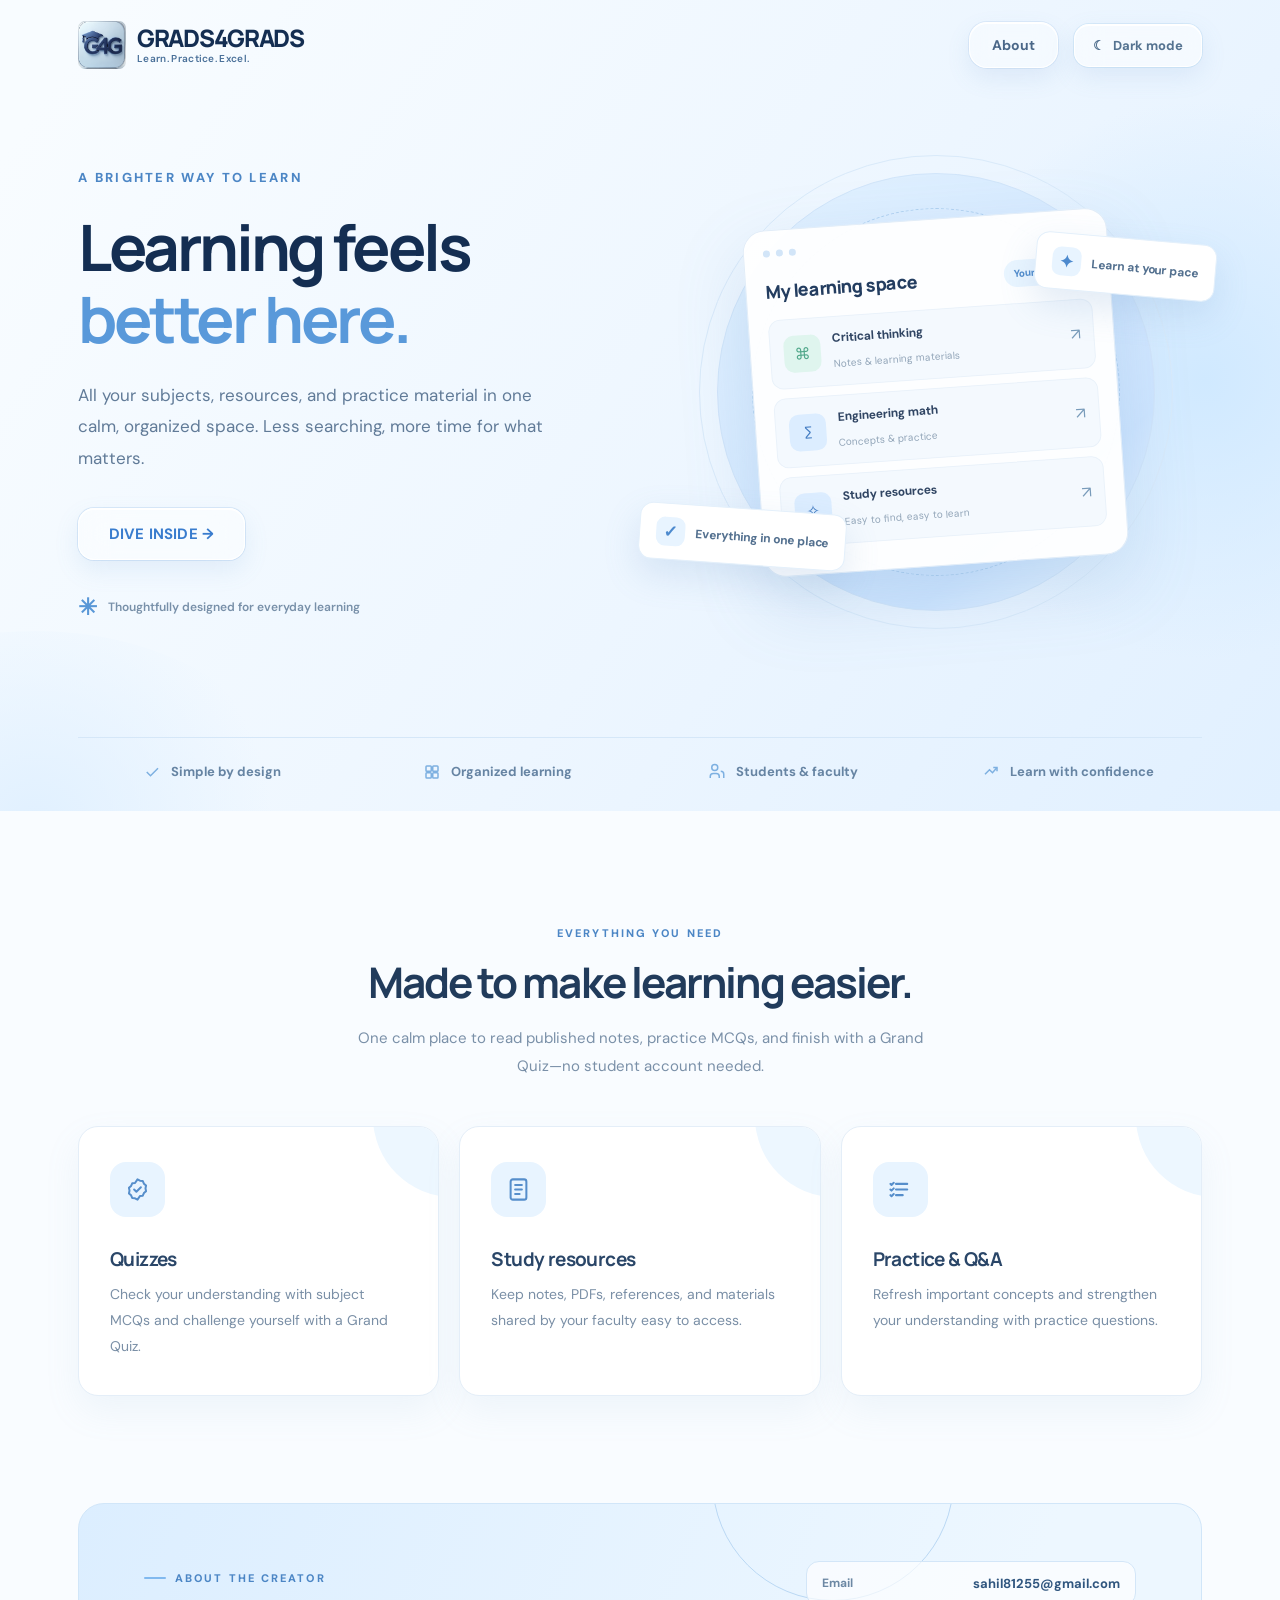
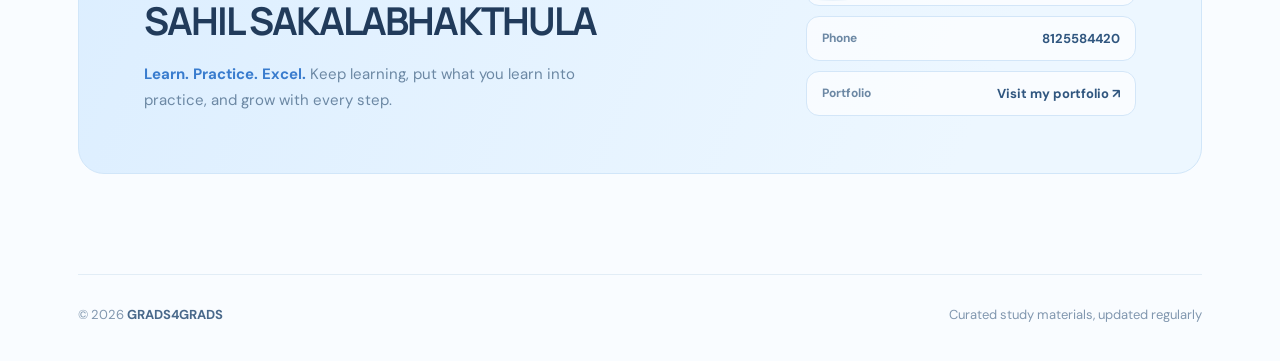
<file: site/index.html>
<!doctype html>
<html lang="en">
<head>
  <meta charset="UTF-8" />
  <meta name="viewport" content="width=device-width, initial-scale=1" />
  <meta name="theme-color" content="#f5faff" />
  <meta name="description" content="GRADS4GRADS brings your subjects, study materials and practice together in one calm, organized space." />
  <title>GRADS4GRADS — A brighter way to learn</title>
  <link rel="preconnect" href="https://fonts.googleapis.com" />
  <link rel="preconnect" href="https://fonts.gstatic.com" crossorigin />
  <link href="https://fonts.googleapis.com/css2?family=DM+Sans:wght@400;500;600;700&family=Manrope:wght@400;500;600;700;800&display=swap" rel="stylesheet" />
  <style>
    :root{color-scheme:light;--ink:#203959;--navy:#142e52;--muted:#69809c;--blue:#477fc6;--blue-dark:#3069b6;--sky:#e7f3ff;--sky-soft:#f4f9ff;--line:#dceaf7;--white:#fff;--shadow:0 20px 56px rgba(72,113,167,.10)}
    *{box-sizing:border-box}
    html{scroll-behavior:smooth}
    body{margin:0;background:#f9fcff;color:var(--ink);font-family:'DM Sans',sans-serif;-webkit-font-smoothing:antialiased}
    a{color:inherit}
    button{font:inherit}
    .container{max-width:1180px;padding:0 28px;margin:auto}
    .site-top{background:linear-gradient(125deg,#f8fcff 6%,#edf6ff 57%,#e1f0ff 100%);overflow:hidden;position:relative}
    .site-top:before{content:"";position:absolute;width:580px;height:580px;border-radius:50%;right:-215px;top:90px;background:radial-gradient(circle,#d0e9ff 0%,rgba(208,233,255,0) 68%);pointer-events:none}
    .site-top:after{content:"";position:absolute;bottom:-220px;left:-240px;width:550px;height:400px;border-radius:50%;background:radial-gradient(circle,#e0f0ff 0%,transparent 70%);pointer-events:none}
    header{height:90px;display:flex;align-items:center;justify-content:space-between;position:relative;z-index:5}
    .logo{text-decoration:none;display:inline-flex;align-items:center;gap:11px;font:800 24px 'Manrope',sans-serif;letter-spacing:-1.3px;color:var(--navy)}
    .logo-mark{width:48px;height:48px;display:block;object-fit:cover;border-radius:0;box-shadow:none}
    .logo-mark svg{width:22px;height:22px}
    .logo .dot{color:#5c9cdf}
    .logo-copy{display:flex;flex-direction:column;align-items:flex-start;gap:3px}
    .logo-name{font:inherit;line-height:1}
    .logo-tagline{font:600 10px/1.2 'DM Sans',sans-serif;letter-spacing:.32px;color:#486f98;white-space:nowrap;animation:taglineFadeIn .65s cubic-bezier(.22,.68,.33,1) .15s both}
    @keyframes taglineFadeIn{from{opacity:0;transform:translateY(4px)}to{opacity:1;transform:translateY(0)}}
    html[data-theme="dark"] .logo-tagline{color:#a6c9ee}
    nav{display:flex;align-items:center;gap:16px;flex-wrap:wrap}
    nav>a:not(.btn){text-decoration:none;color:#4a6788;font-size:14px;font-weight:700;transition:transform .2s,background .2s,box-shadow .2s,color .2s;border:1px solid rgba(255,255,255,.92);background:rgba(255,255,255,.42);box-shadow:0 10px 24px rgba(88,138,196,.12),inset 0 1px 0 rgba(255,255,255,.96),0 0 0 1px rgba(123,170,219,.16);backdrop-filter:blur(12px);-webkit-backdrop-filter:blur(12px);padding:13px 22px;border-radius:18px}
    nav>a:not(.btn):hover{color:#2b68b4;transform:translateY(-2px);background:rgba(255,255,255,.66);box-shadow:0 14px 30px rgba(88,138,196,.18),inset 0 1px 0 rgba(255,255,255,1),0 0 0 1px rgba(123,170,219,.24)}
    .btn{display:inline-flex;justify-content:center;align-items:center;gap:10px;padding:14px 23px;border-radius:12px;text-decoration:none;font-size:14px;font-weight:700;background:var(--blue);color:#fff;box-shadow:0 9px 19px #4c85c72c;border:1px solid #477fc6;transition:transform .2s,background .2s,box-shadow .2s}
    .btn:hover{transform:translateY(-2px);background:var(--blue-dark);box-shadow:0 12px 26px #4c85c74a}
    .btn.glass-signin{min-width:158px;padding:15px 30px;border-radius:16px;background:rgba(255,255,255,.46);color:#397cce;border:1px solid rgba(255,255,255,.96);box-shadow:0 10px 25px rgba(98,153,211,.13),inset 0 1px 0 rgba(255,255,255,.95),0 0 0 1px rgba(118,170,223,.22);backdrop-filter:blur(14px);-webkit-backdrop-filter:blur(14px);font-size:15px;letter-spacing:.01em}
    .btn.glass-signin:hover{background:rgba(255,255,255,.75);color:#266fc0;box-shadow:0 14px 32px rgba(83,146,209,.19),inset 0 1px 0 white,0 0 0 1px rgba(118,170,223,.30)}
    .btn.secondary{color:#335d8c;background:#fff9;box-shadow:none;border:1px solid #c9ddf1}
    .btn.secondary:hover{background:white}
    .signin-dialog{border:1px solid #d5e8fa;border-radius:22px;padding:34px;width:min(420px,calc(100% - 32px));color:var(--ink);background:rgba(248,252,255,.96);box-shadow:0 30px 80px rgba(27,71,127,.18);backdrop-filter:blur(18px)}
    .signin-dialog::backdrop{background:rgba(26,55,94,.27);backdrop-filter:blur(5px)}
    .signin-dialog h2{font-size:25px;letter-spacing:-.8px;margin:0 0 8px}
    .signin-dialog p{font-size:14px;color:#6d86a1;line-height:1.7;margin:0}
    .dialog-top{display:flex;justify-content:space-between;align-items:start;gap:16px}
    .dialog-close{background:#e9f4ff;border:1px solid #d3e6f8;border-radius:10px;width:32px;height:32px;cursor:pointer;color:var(--navy)}
    .signin-dialog .info{background:#e9f4ff;border:1px solid #d8eafc;border-radius:13px;margin-top:23px;padding:15px;color:#557898;font-size:13px;line-height:1.65}
    .menu{display:none;border:1px solid #bdd5ed;color:var(--navy);background:#ffffffd9;border-radius:11px;padding:9px 13px;cursor:pointer;font-size:20px}
    .hero{position:relative;z-index:1;display:grid;grid-template-columns:1fr 1fr;align-items:center;gap:58px;padding-top:76px;padding-bottom:118px;min-height:610px}
    .eyebrow{font-size:11px;letter-spacing:2.1px;text-transform:uppercase;color:#4c86c5;font-weight:800;display:inline-flex;align-items:center;gap:9px}
    .eyebrow:before{content:"";width:22px;height:2px;background:#81b9ef;border-radius:5px}.hero .eyebrow:before{display:none}.hero-eyebrow{font-size:13px;letter-spacing:2.3px}
    h1,h2,h3,p{margin-top:0}
    h1,h2,h3{font-family:'Manrope',sans-serif}
    h1{font-size:clamp(43px,5vw,69px);letter-spacing:-3.4px;line-height:1.13;color:var(--navy);margin:24px 0}
    h1 em{font-style:normal;color:#5999da}
    .lead{font-size:17px;line-height:1.85;color:#617b98;max-width:490px}
    .hero-actions{display:flex;gap:12px;flex-wrap:wrap;margin-top:34px}
    .hero-note{margin-top:36px;display:flex;align-items:center;gap:11px;color:#7890a9;font-size:12px;font-weight:600}
    .hero-note .stars{color:#5897d7;font-size:23px;line-height:1;letter-spacing:0;display:inline-block}
    .art{min-height:430px;position:relative;display:grid;place-items:center;isolation:isolate}
    .art-circle{position:absolute;z-index:-1;width:438px;height:438px;border-radius:50%;background:linear-gradient(140deg,#e3f2ff,#cee5ff 75%,#eaf6ff);border:1px solid #d1e5fa}
    .art-circle:before{content:"";position:absolute;inset:34px;border-radius:50%;border:1px dashed #afd0f0}
    .art-circle:after{content:"";position:absolute;inset:-19px;border-radius:50%;border:1px solid #d9eafa}
    .mockup{width:365px;max-width:calc(100% - 32px);background:rgba(255,255,255,.95);border:1px solid #e2edf8;border-radius:22px;box-shadow:0 28px 70px #6596c735;transform:rotate(-4deg);padding:19px;position:relative;z-index:2}
    .window-controls{display:flex;gap:6px;margin-bottom:20px}
    .window-controls span{width:7px;height:7px;background:#d2e5f8;border-radius:50%}
    .mock-title{display:flex;align-items:center;justify-content:space-between;margin-bottom:16px}
    .mock-title strong{font:800 18px 'Manrope',sans-serif;color:#233d60;letter-spacing:-.4px}
    .pill{font-size:10px;font-weight:800;color:#508bcb;background:#e9f5ff;padding:7px 10px;border-radius:30px}
    .course{display:flex;align-items:center;gap:12px;padding:13px;margin:9px 0;background:#f4f9fe;border:1px solid #eaf2fa;border-radius:12px}
    .course-icon{width:37px;height:37px;flex-shrink:0;border-radius:10px;display:grid;place-items:center;background:#dcedff;color:#407ac1}
    .course:nth-of-type(2) .course-icon{background:#e9e4ff;color:#8074ce}
    .course:nth-of-type(3) .course-icon{background:#dff5ee;color:#50a78a}
    .course b{font-size:12px;display:block;color:#304563;margin-bottom:5px}
    .course small{font-size:10px;color:#92a5b8}
    .course .arrow{margin-left:auto;color:#789bba}
    .floating{z-index:3;position:absolute;padding:13px 16px;border-radius:13px;background:#fff;box-shadow:0 15px 35px #6c9ac82f;border:1px solid #e4f0fb;font-size:12px;font-weight:700;color:#53708f;display:flex;gap:10px;align-items:center}
    .floating span{width:29px;height:29px;display:grid;place-items:center;background:#e8f4ff;color:#4d8ace;border-radius:9px;font-size:17px}
    .float-top{right:-14px;top:61px;transform:rotate(5deg)}
    .float-bottom{left:-30px;bottom:42px;transform:rotate(4deg)}
    .highlights{position:relative;z-index:2;display:grid;grid-template-columns:repeat(4,1fr);border-top:1px solid #d5e7f8;padding:25px 0 30px;gap:18px}
    .highlight{font-weight:700;color:#6684a3;font-size:13px;display:flex;gap:10px;align-items:center;justify-content:center}
    .highlight svg{width:18px;height:18px;stroke:#7db0e1;flex-shrink:0}
    .features{padding-top:110px;padding-bottom:107px;text-align:center}
    h2{font-size:clamp(31px,3.3vw,44px);line-height:1.22;letter-spacing:-1.9px;color:#213b5b;margin:15px 0 17px}
    .section-text{max-width:570px;color:#7a90a8;font-size:15px;line-height:1.85;margin:0 auto}
    .features .eyebrow:before{display:none}
    .feature-grid{display:grid;grid-template-columns:repeat(3,1fr);gap:20px;margin-top:45px;text-align:left}
    .feature-card{position:relative;overflow:hidden;border-radius:20px;padding:35px 31px;min-height:265px;background:#fff;border:1px solid #e4eef8;box-shadow:0 15px 35px #8db2d11a;transition:transform .2s,box-shadow .2s}
    .feature-card:hover{transform:translateY(-5px);box-shadow:var(--shadow)}
    .feature-card:after{content:"";position:absolute;width:160px;height:160px;right:-95px;top:-90px;border-radius:50%;background:#edf7ff}
    .feature-icon{display:grid;place-items:center;height:55px;width:55px;background:#e8f4ff;color:#568ecb;border-radius:16px}
    .feature-icon svg{width:27px;height:27px}
    .feature-card h3{font-size:19px;color:#2a4668;letter-spacing:-.6px;margin:29px 0 10px}
    .feature-card p{font-size:14px;color:#7a8fa6;line-height:1.85;margin:0}
    .callout-wrap{padding-bottom:100px}
    .callout{background:linear-gradient(112deg,#dceeff,#edf7ff 80%);border:1px solid #d1e6f9;border-radius:26px;padding:57px 65px;display:flex;justify-content:space-between;align-items:center;gap:40px;position:relative;overflow:hidden}
    .callout:after{content:"";width:240px;height:240px;border:1px solid #bad8f4;border-radius:50%;position:absolute;right:22%;top:-145px;pointer-events:none}
    .callout h2{font-size:clamp(29px,3vw,39px);margin:13px 0 10px}
    .callout p{font-size:15px;color:#6c88a4;margin:0;line-height:1.7}
    .callout .btn{flex-shrink:0;position:relative;z-index:1}
    .about-intro{max-width:490px;position:relative;z-index:1}
    .about-motto{margin-top:17px!important}
    .about-motto strong{color:#397cce}
    .about-contact{display:grid;gap:10px;min-width:min(100%,330px);position:relative;z-index:1}
    .about-contact a{display:flex;align-items:center;justify-content:space-between;gap:16px;padding:13px 15px;text-decoration:none;background:rgba(255,255,255,.68);border:1px solid #d3e6f8;border-radius:13px;transition:transform .2s,background .2s,border-color .2s}
    .about-contact a:hover{transform:translateY(-2px);background:#fff;border-color:#a9cbed}
    .about-contact span{font-size:12px;font-weight:700;color:#6c88a4}
    .about-contact strong{font-size:13px;color:#30567f;text-align:right;overflow-wrap:anywhere}
    footer{border-top:1px solid #e2edf6;padding:31px 0 38px;display:flex;align-items:center;justify-content:space-between;gap:20px;flex-wrap:wrap;color:#8197af;font-size:13px}
    footer strong{color:#49698b}
    :focus-visible{outline:3px solid #77abe0;outline-offset:3px}
    @media(max-width:1020px){.hero{gap:25px}.art-circle{width:350px;height:350px}.mockup{width:315px}.float-top{right:-5px}.float-bottom{left:-6px}}
    @media(max-width:760px){.container{padding-left:22px;padding-right:22px}header{height:76px}.menu{display:block}nav{display:none;position:absolute;left:0;right:0;top:68px;background:#ffffffed;border:1px solid #d9e9f7;box-shadow:var(--shadow);border-radius:17px;padding:20px;flex-direction:column;gap:16px;align-items:stretch}nav.open{display:flex}nav a:not(.btn){text-align:center}.hero{grid-template-columns:1fr;padding-top:55px;padding-bottom:65px;min-height:0;gap:45px}h1{letter-spacing:-2.5px}.art{min-height:385px}.art-circle{width:340px;height:340px}.float-top{right:0}.float-bottom{left:0}.highlights{grid-template-columns:repeat(2,1fr);gap:20px 12px}.highlight{justify-content:start;font-size:12px}.features{padding-top:75px;padding-bottom:75px}.feature-grid{grid-template-columns:1fr;gap:14px;margin-top:30px}.feature-card{min-height:0;padding:27px}.feature-card h3{margin-top:23px}.callout-wrap{padding-bottom:70px}.callout{padding:35px 28px;display:block}.about-contact{margin-top:25px}.callout .btn{margin-top:27px}}
    @media(max-width:410px){.art{min-height:330px}.art-circle{width:270px;height:270px}.mockup{width:265px;padding:15px}.floating{font-size:10px;padding:8px 10px}.float-top{top:26px}.float-bottom{bottom:15px}.hero-actions .btn{padding:13px 16px;font-size:13px}.logo{font-size:22px}.logo-mark{width:40px;height:40px}}
    @media(prefers-reduced-motion:reduce){html{scroll-behavior:auto}*,*:before,*:after{transition:none!important;animation:none!important}}
  </style>
  <link rel="stylesheet" href="assets/theme.css" />
  <script>try{document.documentElement.dataset.theme=localStorage.getItem("lectura-theme")==="dark"?"dark":"light"}catch{document.documentElement.dataset.theme="light"}</script>
</head>
<body>
  <div class="site-top">
    <div class="container">
      <header>
        <a class="logo" href="#home" aria-label="GRADS4GRADS home"><img class="logo-mark" src="assets/lectura-logo-rounded.png" alt="" /><span class="logo-copy"><span class="logo-name">GRADS4GRADS</span><span class="logo-tagline">Learn. Practice. Excel.</span></span></a>
        <button class="menu" id="menu" aria-label="Toggle navigation" aria-expanded="false" aria-controls="nav">☰</button>
        <nav id="nav" aria-label="Main navigation">
          <a href="#about">About</a><button type="button" class="theme-toggle" data-theme-toggle aria-pressed="false" aria-label="Switch to dark mode"><span aria-hidden="true">☾</span><span>Dark mode</span></button>
        </nav>
      </header>
      <main>
        <section class="hero" id="home">
          <div>
            <div class="eyebrow hero-eyebrow">A brighter way to learn</div>
            <h1>Learning feels<br /><em>better here.</em></h1>
            <p class="lead">All your subjects, resources, and practice material in one calm, organized space. Less searching, more time for what matters.</p>
            <div class="hero-actions"><a class="btn glass-signin" href="subjects.html">DIVE INSIDE →</a></div>
            <div class="hero-note"><span class="stars" aria-hidden="true">✳</span> Thoughtfully designed for everyday learning</div>
          </div>
          <div class="art" aria-label="Illustration of a simple academic subject dashboard" role="img">
            <div class="art-circle"></div>
            <div class="mockup">
              <div class="window-controls"><span></span><span></span><span></span></div>
              <div class="mock-title"><strong>My learning space</strong><span class="pill">Your subjects</span></div>
              <div class="course"><div class="course-icon">⌘</div><div><b>Critical thinking</b><small>Notes &amp; learning materials</small></div><span class="arrow">↗</span></div>
              <div class="course"><div class="course-icon">∑</div><div><b>Engineering math</b><small>Concepts &amp; practice</small></div><span class="arrow">↗</span></div>
              <div class="course"><div class="course-icon">✧</div><div><b>Study resources</b><small>Easy to find, easy to learn</small></div><span class="arrow">↗</span></div>
            </div>
            <div class="floating float-top"><span>✦</span> Learn at your pace</div>
            <div class="floating float-bottom"><span>✓</span> Everything in one place</div>
          </div>
        </section>
        <div class="highlights" aria-label="Platform values">
          <div class="highlight"><svg viewBox="0 0 24 24" fill="none" stroke-width="2" stroke="currentColor"><path d="m5 12 5 5L20 7"/></svg> Simple by design</div>
          <div class="highlight"><svg viewBox="0 0 24 24" fill="none" stroke-width="2" stroke="currentColor"><rect x="4" y="4" width="7" height="7" rx="1"/><rect x="13" y="4" width="7" height="7" rx="1"/><rect x="4" y="13" width="7" height="7" rx="1"/><rect x="13" y="13" width="7" height="7" rx="1"/></svg> Organized learning</div>
          <div class="highlight"><svg viewBox="0 0 24 24" fill="none" stroke-width="2" stroke="currentColor"><path d="M3 20v-2a4 4 0 0 1 4-4h4a4 4 0 0 1 4 4v2M9 10a4 4 0 1 0 0-8 4 4 0 0 0 0 8ZM17 11a4 4 0 0 1 4 4v5"/></svg> Students &amp; faculty</div>
          <div class="highlight"><svg viewBox="0 0 24 24" fill="none" stroke-width="2" stroke="currentColor"><path d="m4 15 6-6 4 4 6-7"/><path d="M15 6h5v5"/></svg> Learn with confidence</div>
        </div>
      </main>
    </div>
  </div>
  <div class="container">
    <section class="features" id="explore">
      <div class="eyebrow">Everything you need</div><h2>Made to make learning easier.</h2>
      <p class="section-text">One calm place to read published notes, practice MCQs, and finish with a Grand Quiz—no student account needed.</p>
      <div class="feature-grid">
        <article class="feature-card"><div class="feature-icon"><svg viewBox="0 0 24 24" fill="none" stroke="currentColor" stroke-width="1.8" stroke-linecap="round" stroke-linejoin="round"><path d="M9 12l2 2 4-4"/><path d="M12 3l2.2 1.2 2.5.3 1 2.3 1.9 1.7-.5 2.5.5 2.5-1.9 1.7-1 2.3-2.5.3L12 21l-2.2-1.2-2.5-.3-1-2.3-1.9-1.7.5-2.5-.5-2.5 1.9-1.7 1-2.3 2.5-.3z"/></svg></div><h3>Quizzes</h3><p>Check your understanding with subject MCQs and challenge yourself with a Grand Quiz.</p></article>
        <article class="feature-card"><div class="feature-icon"><svg viewBox="0 0 24 24" fill="none" stroke="currentColor" stroke-width="1.8" stroke-linecap="round" stroke-linejoin="round"><rect x="5" y="3" width="14" height="18" rx="2"/><path d="M9 8h6M9 12h6M9 16h4"/></svg></div><h3>Study resources</h3><p>Keep notes, PDFs, references, and materials shared by your faculty easy to access.</p></article>
        <article class="feature-card"><div class="feature-icon"><svg viewBox="0 0 24 24" fill="none" stroke="currentColor" stroke-width="1.8" stroke-linecap="round" stroke-linejoin="round"><path d="M8 7h10M8 12h10M8 17h6"/><path d="m3 7 1 1 2-2m-3 6 1 1 2-2m-3 6 1 1 2-2"/></svg></div><h3>Practice &amp; Q&amp;A</h3><p>Refresh important concepts and strengthen your understanding with practice questions.</p></article>
      </div>
    </section>
    <section class="callout-wrap" id="about">
      <div class="callout about-callout">
        <div class="about-intro"><div class="eyebrow">About the creator</div><h2>SAHIL SAKALABHAKTHULA</h2><p class="about-motto"><strong>Learn. Practice. Excel.</strong> Keep learning, put what you learn into practice, and grow with every step.</p></div>
        <div class="about-contact" aria-label="Contact and portfolio">
          <a href="mailto:sahil81255@gmail.com"><span>Email</span><strong>sahil81255@gmail.com</strong></a>
          <a href="tel:8125584420"><span>Phone</span><strong>8125584420</strong></a>
          <a href="https://sahil-portfolio-prompt-smiths.vercel.app" target="_blank" rel="noopener noreferrer"><span>Portfolio</span><strong>Visit my portfolio ↗</strong></a>
        </div>
      </div>
    </section>
    <footer><span>© 2026 <strong>GRADS4GRADS</strong> </span><span>Curated study materials, updated regularly</span></footer>
  </div>
  <script>
    const button=document.getElementById('menu');
    const nav=document.getElementById('nav');
    button.addEventListener('click',()=>{const expanded=nav.classList.toggle('open');button.setAttribute('aria-expanded',String(expanded));button.textContent=expanded?'✕':'☰';});
    nav.querySelectorAll('a').forEach(link=>link.addEventListener('click',()=>{nav.classList.remove('open');button.setAttribute('aria-expanded','false');button.textContent='☰';}));
  </script>
<script src="assets/theme.js"></script>
</body>
</html>
</file>
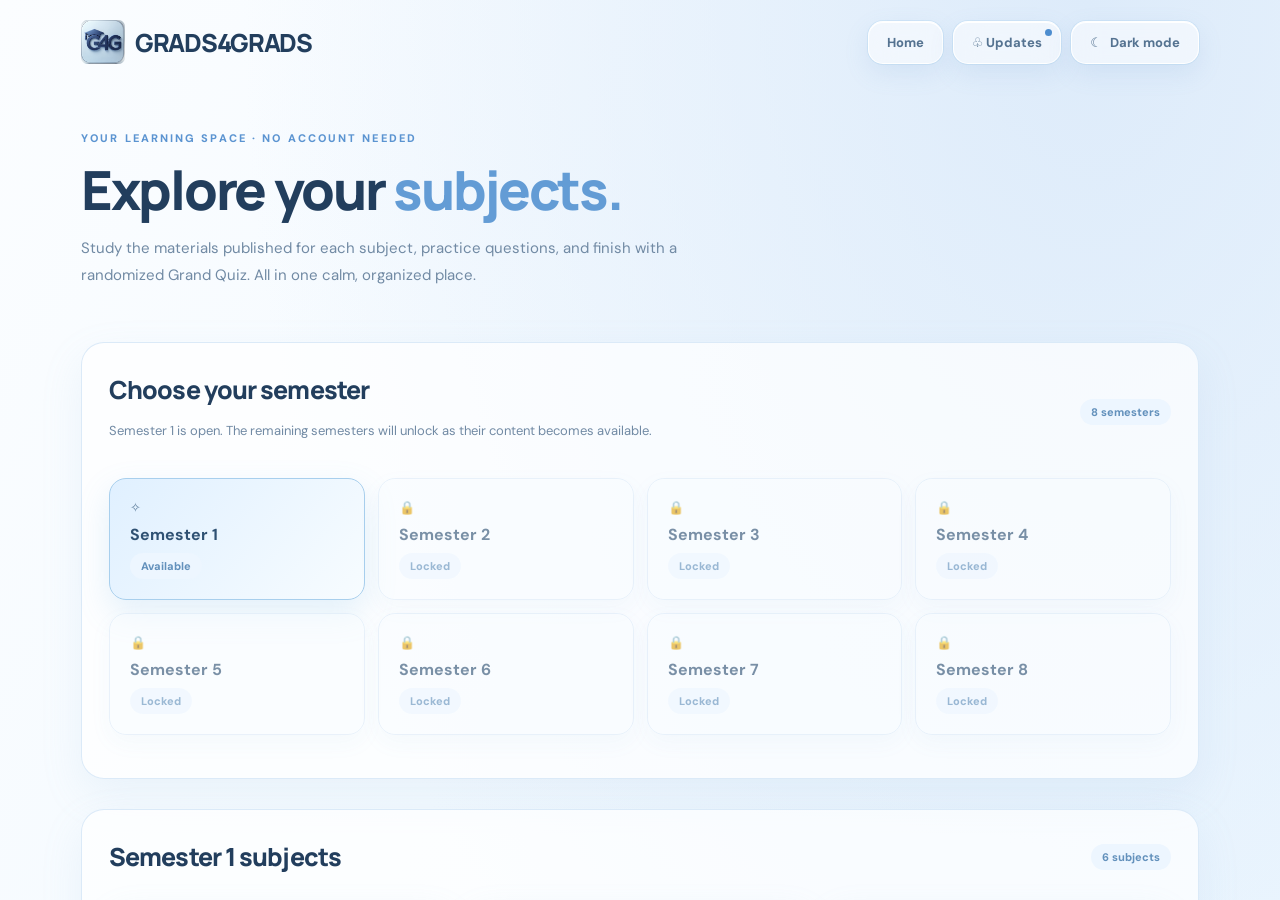
<file: LECTURA_PREVIEW.html>
<!doctype html><html lang="en"><head><meta charset="utf-8"><meta name="viewport" content="width=device-width,initial-scale=1"><meta http-equiv="refresh" content="0;url=site/subjects.html"><title>Grads4Grads — Open Semester 1</title><style>body{font-family:system-ui;background:#edf7ff;color:#243e60;display:grid;place-items:center;min-height:90vh}a{color:#327ac1;font-weight:700}</style></head><body><p>Opening Grads4Grads... <a href="site/subjects.html">Click here to open the Subjects page</a></p></body></html>
</file>
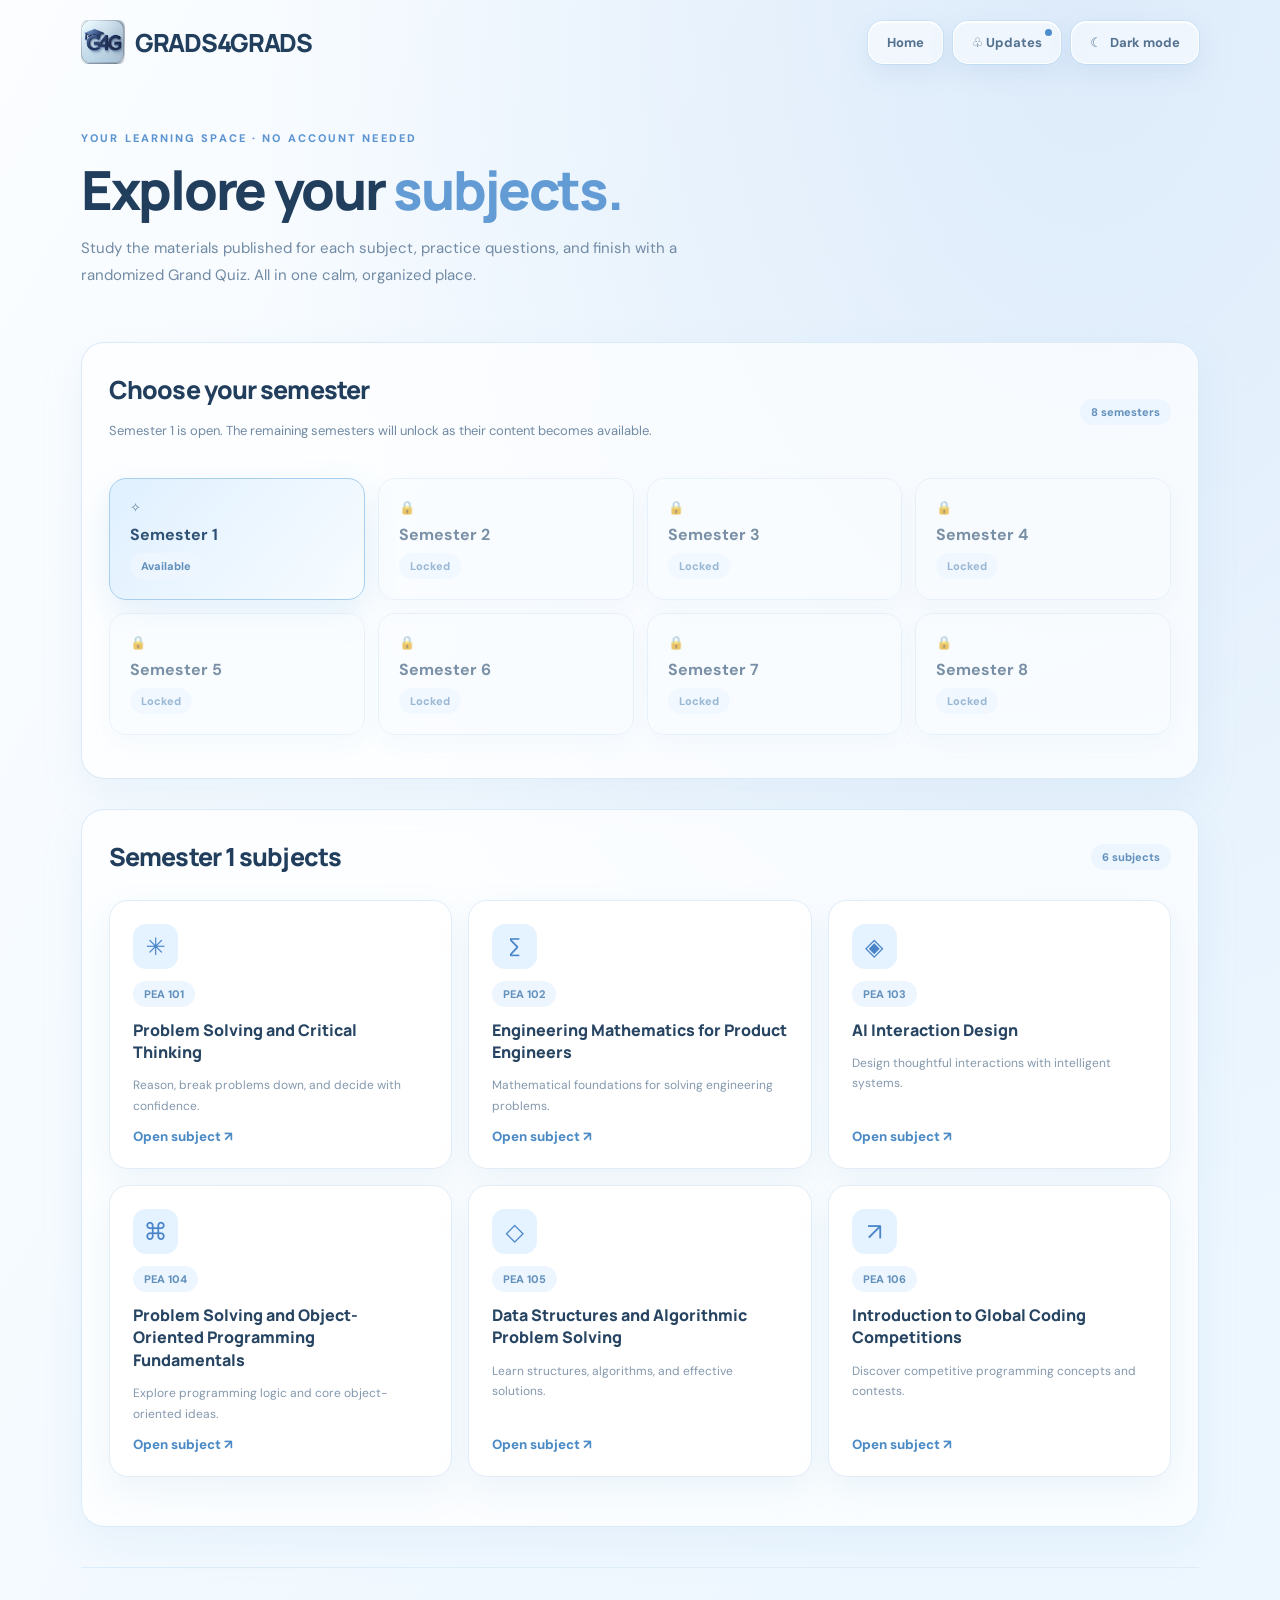
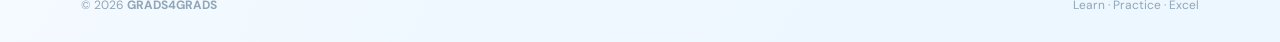
<file: site/subjects.html>
<!doctype html>
<html lang="en"><head><meta charset="utf-8"><meta name="viewport" content="width=device-width, initial-scale=1"><meta name="theme-color" content="#f5faff"><title>Subjects — GRADS4GRADS</title><meta name="description" content="GRADS4GRADS: Semester 1 subjects, published study materials, MCQs and Grand Quiz. No sign in required."><link rel="preconnect" href="https://fonts.googleapis.com"><link rel="preconnect" href="https://fonts.gstatic.com" crossorigin><link href="https://fonts.googleapis.com/css2?family=DM+Sans:wght@400;500;600;700;800&family=Manrope:wght@400;500;600;700;800&display=swap" rel="stylesheet"><style id="lectura-styles">
:root{--navy:#223e5d;--muted:#718aa4;--blue:#4382c8;--blue2:#659bd4;--line:#d7e7f7;--surface:#fff;--mist:#e8f4ff}*{box-sizing:border-box}html{scroll-behavior:smooth}body{margin:0;color:var(--navy);font-family:'DM Sans',Inter,system-ui,sans-serif;background:radial-gradient(ellipse at 85% 0,#ddebfa 0%,transparent 55%),linear-gradient(120deg,#fbfdff,#edf7ff 80%);min-height:100vh}button,input,a{font:inherit}button{cursor:pointer}a{color:inherit}.wrap{max-width:1170px;padding:0 26px;margin:auto}.top{min-height:84px;display:flex;align-items:center;justify-content:space-between;gap:16px;flex-wrap:wrap}.brand{text-decoration:none;font-family:Manrope,system-ui,sans-serif;font-weight:850;letter-spacing:-1.3px;font-size:25px;display:flex;align-items:center;gap:10px}.brand-icon{display:block;object-fit:cover;border-radius:0;height:44px;width:44px;flex:none}.brand span:last-child{color:#619ce0}.nav{display:flex;gap:10px;align-items:center;flex-wrap:wrap}.glass{color:#557391;text-decoration:none;background:rgba(255,255,255,.52);border:1px solid rgba(255,255,255,.92);box-shadow:0 9px 24px #749dce25,inset 0 1px 0 #fff,0 0 0 1px #b3d7ef65;backdrop-filter:blur(13px);border-radius:15px;padding:12px 18px;font-size:13px;font-weight:750;transition:transform .2s,background .2s}.glass:hover,.glass.active{background:rgba(255,255,255,.91);color:#307cc0;transform:translateY(-2px)}.notification-trigger{position:relative}.bubble{display:none;position:absolute;right:8px;top:7px;background:#4d8dcf;width:7px;height:7px;border-radius:50%}.bubble.show{display:block}.intro{padding:47px 0 20px}.eyebrow{color:#5b94d1;font-size:11px;letter-spacing:2.1px;text-transform:uppercase;font-weight:800}.intro h1{font:850 clamp(34px,5vw,54px)/1.15 Manrope,system-ui,sans-serif;letter-spacing:-2.3px;margin:13px 0}.intro h1 em{color:#639cd5;font-style:normal}.intro p{color:var(--muted);font-size:15px;line-height:1.8;max-width:670px}.section-title{font:800 25px/1.3 Manrope,system-ui,sans-serif;letter-spacing:-.9px;margin:4px 0}.muted{color:var(--muted);font-size:13px;line-height:1.65}.panel{background:rgba(255,255,255,.7);border:1px solid rgba(216,232,248,.9);box-shadow:0 16px 42px #8fb8da21;border-radius:23px;padding:27px;margin:18px 0 30px}.row{display:flex;align-items:center;justify-content:space-between;gap:15px;flex-wrap:wrap}.semesters{display:grid;grid-template-columns:repeat(4,minmax(0,1fr));gap:13px;margin:24px 0 16px}.semester{display:flex;flex-direction:column;gap:8px;align-items:flex-start;text-align:left;padding:20px;border:1px solid #deebf8;border-radius:17px;background:#fff;color:#5d7d9b;min-height:112px;font-size:13px;box-shadow:0 8px 22px #7eadd31a}.semester strong{font-size:16px;color:#2f5173}.semester.active{background:linear-gradient(130deg,#e0f0ff,#f7fcff);border-color:#a8cfed;box-shadow:0 13px 32px #6bafe02c}.semester[disabled]{cursor:not-allowed;opacity:.63;background:rgba(249,252,255,.74)}.pill{display:inline-flex;align-items:center;gap:5px;background:#edf6ff;color:#6391bc;padding:6px 11px;font-size:11px;font-weight:800;border-radius:20px}.cards{display:grid;grid-template-columns:repeat(3,minmax(0,1fr));gap:16px;margin:22px 0}.course{display:flex;flex-direction:column;text-align:left;gap:12px;border:1px solid #e3edf8;background:#fff;border-radius:19px;padding:23px;min-height:223px;box-shadow:0 13px 32px #8fb8da22;transition:transform .2s,box-shadow .2s}.course:hover{transform:translateY(-4px);box-shadow:0 17px 37px #8fb8da42}.course .icon{display:grid;place-items:center;width:45px;height:45px;background:#e5f2ff;border-radius:13px;color:#4a85c9;font-size:24px}.course b{font:800 16px/1.4 Manrope,system-ui,sans-serif;color:#274562}.course p{margin:0;color:#8498ad;font-size:12px;line-height:1.7}.course small{color:#4b8ac4;font-weight:800;margin-top:auto}.button{background:#5c8bc7;border:1px solid #5685c5;color:#fff;border-radius:14px;padding:12px 19px;font-weight:800;font-size:13px;box-shadow:0 8px 20px #6c9ad533}.button:hover{background:#477abc}.button:disabled{opacity:.43;cursor:not-allowed}.button.alt{color:#397fbe;background:#ebf6ff;border-color:#c8e1f6;box-shadow:none}.button.alt:hover{background:#dcf0ff}.link-button{border:0;background:none;color:#3c86c8;padding:5px;font-weight:800;font-size:13px}.steps{display:grid;grid-template-columns:repeat(4,minmax(0,1fr));gap:10px;margin:25px 0 0}.step{padding:14px 8px;border-radius:13px;border:1px solid #d9e9f7;background:#f5faff;color:#7193b2;text-align:center;font-size:12px;font-weight:800}.step.current{background:#e0efff;color:#307ec1;border-color:#acd0f1}.resource{border:1px solid #e2eefa;background:#fff;border-radius:16px;padding:18px;margin:11px 0;display:flex;gap:16px;justify-content:space-between;align-items:center;flex-wrap:wrap}.resource strong{font-size:14px;display:block}.resource small{display:block;color:#87a0b8;margin-top:6px}.tag{font-size:11px;color:#528abf;background:#e9f4ff;padding:5px 9px;border-radius:10px}.resource-actions{display:flex;gap:8px;flex-wrap:wrap}.resource-actions a{font-size:12px;color:#347cbe;text-decoration:none;border:1px solid #d1e5f8;background:#f1f9ff;border-radius:10px;padding:9px 12px;font-weight:800}.resource-actions a:hover{background:#e1f1ff}.quiz-card{padding:23px;border:1px solid #dceafa;border-radius:18px;background:#fff;margin:14px 0}.quiz-option{width:100%;text-align:left;border:1px solid #e1ecf6;border-radius:12px;padding:13px 14px;background:#f9fcff;color:#547390;margin:9px 0;font-size:13px;display:flex;gap:10px}.quiz-option:not(:disabled):hover{background:#eef8ff}.quiz-option.chosen{background:#e5f1ff;border-color:#79b0e5;color:#2e78bb;font-weight:750}.quiz-option.correct{background:#e9f8ef;border-color:#91d0ac;color:#227348}.quiz-option.incorrect{background:#fff0ef;border-color:#eab6b1;color:#a7443b}.quiz-option:disabled{cursor:default}.feedback{border-radius:13px;background:#eaf5ff;border:1px solid #cbe2f8;padding:15px;color:#3e709c;margin-top:16px;font-size:13px;line-height:1.75}.feedback.good{background:#eaf8f0;border-color:#b3e0c6;color:#28754a}.feedback.bad{background:#fff3f1;border-color:#f3d0cc;color:#975347}.control-row{display:flex;gap:11px;flex-wrap:wrap;margin-top:20px}.score{font:800 54px Manrope,system-ui,sans-serif;color:#3c87c8;letter-spacing:-2px}.review-item{border-left:4px solid #a7ccec;background:#f5faff;border-radius:10px;padding:17px;margin:12px 0}.review-item.bad{border-color:#e5b2ad}.review-item strong{font-size:13px}.review-item p{font-size:12px;line-height:1.6;margin:7px 0;color:#5e7e9c}.empty{border:1px dashed #bed6eb;background:#f7fbff;color:#6d8eac;padding:23px;border-radius:15px;font-size:13px;line-height:1.7}.updates-menu{display:none;background:rgba(255,255,255,.97);border:1px solid #dcebf9;box-shadow:0 25px 64px #6c91b73b;border-radius:20px;padding:18px;position:absolute;right:26px;top:70px;z-index:50;width:min(390px,calc(100vw - 40px));max-height:440px;overflow:auto}.updates-menu.open{display:block}.update{padding:13px;border-bottom:1px solid #e7f0f9}.update:last-child{border:0}.update b{font-size:12px}.update p{font-size:12px;color:#7692ae;line-height:1.6;margin:5px 0}.update time{font-size:11px;color:#9badbd}.unread{width:7px;height:7px;background:#5c95ce;display:inline-block;border-radius:50%;margin-left:7px}.pdf-modal{border:0;padding:0;border-radius:20px;width:min(1060px,96vw);height:min(780px,91vh);background:#f5fbff;color:#244360;box-shadow:0 40px 120px #122f4a85}.pdf-modal::backdrop{background:#102b47ab}.pdf-head{display:flex;justify-content:space-between;gap:10px;align-items:center;padding:12px 17px;background:#e6f3ff;font-size:13px;font-weight:800}.pdf-modal iframe{border:0;width:100%;height:calc(100% - 53px);background:white}.pdf-close{border:1px solid #bad7ed;background:#fff;color:#3576b3;border-radius:9px;padding:7px 12px;font-weight:800}.footer{border-top:1px solid #dcecf8;color:#90a5b8;font-size:12px;display:flex;align-items:center;justify-content:space-between;gap:10px;padding:29px 0;margin-top:40px}.hidden{display:none!important}.sr{position:absolute;width:1px;height:1px;padding:0;margin:-1px;overflow:hidden;clip:rect(0,0,0,0);white-space:nowrap;border:0}:focus-visible{outline:3px solid #6da9e4;outline-offset:3px}@media(max-width:780px){.cards{grid-template-columns:repeat(2,1fr)}.semesters{grid-template-columns:repeat(4,1fr)}.semester{padding:12px;min-height:97px}.semester strong{font-size:13px}.steps{grid-template-columns:repeat(2,1fr)}.intro{padding-top:35px}}@media(max-width:570px){.wrap{padding:0 16px}.top{padding:15px 0;gap:17px}.nav{width:100%;justify-content:space-between}.glass{padding:10px 12px;font-size:12px}.panel{padding:17px}.cards{grid-template-columns:1fr}.semesters{grid-template-columns:repeat(2,minmax(0,1fr))}.footer{flex-wrap:wrap}.intro h1{font-size:37px}.updates-menu{right:10px;top:118px}}

.source-link{display:inline-flex;align-items:center;color:#2f80c1;font-weight:800;font-size:12px;margin-top:7px;text-decoration:underline;text-underline-offset:3px}

/* Reader controls and clickable review source buttons */
.pdf-head{min-height:49px}
.pdf-tools{padding:9px 16px;background:#f7fbff;border-bottom:1px solid #dceaf8;display:flex;align-items:center;flex-wrap:wrap;gap:10px;font-size:12px}
.pdf-tools a{color:#2e79b9;text-decoration:none;border:1px solid #c6e0f6;background:#e9f5ff;border-radius:10px;padding:8px 10px;font-weight:800}
.pdf-tools a:hover{background:#dcefff}
.pdf-tools [hidden]{display:none!important}
.pdf-tools span{color:#768faa}
.pdf-modal{display:none;flex-direction:column;overflow:hidden;max-height:92vh}
.pdf-modal[open]{display:flex}
.pdf-scroll{background:#edf5ff;overflow:auto;flex:1;min-height:0;text-align:center;padding:16px 10px 26px;overscroll-behavior:contain}
.pdf-caption{margin:0 auto 14px;color:#6b89a6;font-size:12px;line-height:1.5}
.pdf-page-image[hidden],.pdf-text-fallback[hidden]{display:none!important}.pdf-page-image{display:block;max-width:min(96%,850px);width:auto;height:auto;margin:0 auto;background:white;border:1px solid #d3e1ee;box-shadow:0 10px 40px #759abd35;border-radius:3px}
.pdf-text-fallback{max-width:850px;text-align:left;margin:15px auto;background:white;border:1px solid #d4e5f4;padding:22px;border-radius:14px;color:#314e6b}
.pdf-text-fallback pre{font:13px/1.65 ui-monospace,monospace;white-space:pre-wrap;overflow-wrap:anywhere}
.pdf-nav{background:#e2f1ff;border:1px solid #bad7ee;border-radius:9px;padding:9px 12px;color:#2b74b7;font-size:12px;font-weight:800;cursor:pointer}
.pdf-nav:disabled{opacity:.4;cursor:not-allowed}
.pdf-tools #pdf-count{font-size:12px;color:#436d95;font-weight:800;white-space:nowrap}
@media(max-width:570px){.pdf-modal{width:98vw;height:95vh}.pdf-tools{padding:8px}.pdf-tools a{padding:7px 8px}.pdf-page-image{max-width:100%}}
.source-button{font-size:12px;padding:9px 13px}

</style><link rel="stylesheet" href="assets/theme.css"><script>try{document.documentElement.dataset.theme=localStorage.getItem("lectura-theme")==="dark"?"dark":"light"}catch{document.documentElement.dataset.theme="light"}</script></head>
<body><div class="wrap">
<header class="top"><a href="index.html" class="brand"><img class="brand-icon" src="assets/lectura-logo-rounded.png" alt="" />GRADS4GRADS</a><nav class="nav" aria-label="Main navigation"><a class="glass" href="index.html">Home</a><button type="button" id="update-toggle" class="glass notification-trigger" aria-expanded="false" aria-controls="update-panel">♧ Updates<span id="unread-dot" class="bubble"></span></button><button type="button" class="glass theme-toggle" data-theme-toggle aria-pressed="false" aria-label="Switch to dark mode"><span aria-hidden="true">☾</span><span>Dark mode</span></button></nav></header>
<section id="update-panel" class="updates-menu" aria-label="Latest announcements"><div class="row"><strong>What's new at GRADS4GRADS</strong><button type="button" id="mark-read" class="link-button">Mark all read</button></div><div id="updates-feed"></div></section>
<main id="main" aria-live="polite"></main>
<footer class="footer"><span>© 2026 <strong>GRADS4GRADS</strong></span><span>Learn · Practice · Excel</span></footer>
</div>
<dialog id="pdf-dialog" class="pdf-modal" aria-label="View original PDF pages">
  <div class="pdf-head"><span id="pdf-title">Faculty PDF — Page preview</span><button type="button" id="pdf-close" class="pdf-close">Close ✕</button></div>
  <div class="pdf-tools">
    <button type="button" id="pdf-prev" class="pdf-nav">← Previous</button><span id="pdf-count" aria-live="polite">Page 1 of 1</span><button type="button" id="pdf-next" class="pdf-nav">Next →</button>
    <a id="pdf-open" target="_blank" rel="noopener noreferrer" href="#">Open full PDF ↗</a>
    <a id="pdf-download" href="#" download>Download PDF ↓</a>
    <a id="pdf-external" target="_blank" rel="noopener noreferrer" hidden>Original on Google Drive ↗</a>
  </div>
  <div class="pdf-scroll" id="pdf-scroll">
    <p class="pdf-caption">Original uploaded PDF · accurate rendered page preview. No embedded PDF or external frame needed.</p>
    <img id="pdf-page-image" class="pdf-page-image" alt="Original PDF page preview" />
    <div id="pdf-text-fallback" class="pdf-text-fallback" hidden><strong>Readable source text</strong><p>The page image could not load in this viewer. Open GRADS4GRADS using START_LECTURA_WINDOWS.bat from the downloaded ZIP to see every PDF page, or use Open full PDF above.</p><pre id="pdf-page-text"></pre></div>
  </div>
</dialog>
<script id="lectura-embedded" type="application/json">{"generated_at":"2026-10-23T06:48:37.971841+00:00","subjects":[{"code":"PEA 101","name":"Problem Solving and Critical Thinking","short":"Reason, break problems down, and decide with confidence.","icon":"✳","semester":1,"resources":[{"type":"pdf","path":"resources/pea101-ed86483e471a.pdf","title":"PSCT Unit 1 — Problem Understanding and Representation","added":"2026-10-23","sample":false,"original_url":"https://drive.google.com/file/d/1i-CwDgN-nKbsdSbBhbKplqh0dKykD4xt/view?usp=sharing"}],"qa":[{"question":"What is a problem?","answer":"A problem is a situation in which we want to achieve a goal, but the method to achieve that goal is not immediately clear. Example: A student wants to improve examination marks but does not know how to plan their study.","source":"PSCT Unit 1 — Problem Understanding and Representation","source_number":1},{"question":"What is problem identification and problem framing?","answer":"• Problem identification means recognizing what is wrong, missing, or needs improvement. • Problem framing means expressing the problem clearly and focusing on what needs to be solved. Example: Poor framing: \"The canteen needs more counters.\" Better framing: \"Students experience long waiting times in the canteen during lunch hours.\" The better statement identifies the problem without assuming a solution.","source":"PSCT Unit 1 — Problem Understanding and Representation","source_number":2},{"question":"What are requirements?","answer":"Requirements describe what a solution must do, provide, or satisfy. Example: An online library system should allow students to search for books and check their availability.","source":"PSCT Unit 1 — Problem Understanding and Representation","source_number":3},{"question":"Differentiate between functional and non-functional requirements.","answer":"Functional requirements Non-functional requirements Describe what a system does Describe how well a system works Search for books Return results quickly Calculate attendance Calculate it accurately Generate examination results Protect student information","source":"PSCT Unit 1 — Problem Understanding and Representation","source_number":4},{"question":"What are expected outcomes and success criteria?","answer":"• Expected outcomes are the results we want to achieve. • Success criteria are the conditions used to verify whether those results have been achieved. Example: The expected outcome is to reduce canteen waiting time from 12 minutes to 6 minutes. The success criterion is that the measured average waiting time reaches the target.","source":"PSCT Unit 1 — Problem Understanding and Representation","source_number":5},{"question":"Explain the Input–Process–Output (IPO) model with an example.","answer":"The IPO model represents a problem through three components: • Input: Data provided to the system. • Process: Operations performed on the data. • Output: Result produced by the system. Example: Calculate the average of three marks. • Input: 70, 80, 90 • Process: Add the marks and divide by 3. • Output: 80","source":"PSCT Unit 1 — Problem Understanding and Representation","source_number":6},{"question":"What is a constraint? Give three examples.","answer":"A constraint is a limitation or restriction that a solution must satisfy. Examples: 1. Time: Complete the project in two weeks. 2. Budget: Develop an application within ₹10,000. 3. Memory: A program must operate within a specified memory limit.","source":"PSCT Unit 1 — Problem Understanding and Representation","source_number":7},{"question":"What is an assumption? Give an example.","answer":"An assumption is something accepted as true for solving a problem, even though it has not been fully verified. Example: While calculating attendance percentage, we assume that all classes have equal weight.","source":"PSCT Unit 1 — Problem Understanding and Representation","source_number":8},{"question":"Differentiate between constraints and assumptions.","answer":"Constraints Assumptions Limit what a solution can do State what we temporarily accept as true Must be respected or addressed Should be verified when possible Example: Limited budget Example: Internet access is available","source":"PSCT Unit 1 — Problem Understanding and Representation","source_number":9},{"question":"What is a boundary condition? Why is it important?","answer":"A boundary condition describes a special case at the edge of the allowed input or operating range. It is important because a solution that works for normal inputs may fail at the limits. Example: If a person is eligible to vote at age 18 or above, age 18 is an important boundary case. For an array, an empty array and a single-element array are also important boundary cases.","source":"PSCT Unit 1 — Problem Understanding and Representation","source_number":10},{"question":"What is problem decomposition?","answer":"Problem decomposition is the process of breaking a large or complex problem into smaller, manageable subproblems. Example: A college management system can be divided into student registration, attendance, examinations, fee management, and report generation.","source":"PSCT Unit 1 — Problem Understanding and Representation","source_number":11},{"question":"What are the benefits of problem decomposition?","answer":"1. Reduces complexity. 2. Makes planning easier. 3. Supports teamwork. 4. Makes testing easier. 5. Simplifies debugging. 6. Encourages component reuse.","source":"PSCT Unit 1 — Problem Understanding and Representation","source_number":12},{"question":"What is the top-down approach?","answer":"The top-down approach starts with the complete problem and progressively divides it into smaller subproblems. Example: Student Result System | |-- Read Marks |-- Validate Marks |-- Calculate Total |-- Calculate Average |-- Determine Grade |-- Display Result","source":"PSCT Unit 1 — Problem Understanding and Representation","source_number":13},{"question":"What are dependencies between subproblems?","answer":"Dependencies occur when one task must be completed before another task can be performed. Example: In a student result system, marks must be entered before validation, and valid marks must be available before calculating the total.","source":"PSCT Unit 1 — Problem Understanding and Representation","source_number":14},{"question":"What is abstraction?","answer":"Abstraction means focusing on the important details of a problem while ignoring details that are not necessary for the current task. Example: When using an ATM, a customer can withdraw money without understanding the internal operations of the bank's servers.","source":"PSCT Unit 1 — Problem Understanding and Representation","source_number":15},{"question":"What is relevant information? Give an example.","answer":"Relevant information directly contributes to understanding a problem, making a decision, or producing the required result. Example: To calculate attendance percentage, the relevant information is the number of classes attended and the total number of classes conducted. A student's height and favourite colour are not required for this calculation.","source":"PSCT Unit 1 — Problem Understanding and Representation","source_number":16},{"question":"Explain the different levels of abstraction with an example.","answer":"A system can be understood at different levels of detail. Example: Online shopping system. • High level: A customer buys a product. • Middle level: Search, shopping cart, payment, and order management. • Low level: Database queries, validation, network requests, and algorithms.","source":"PSCT Unit 1 — Problem Understanding and Representation","source_number":17},{"question":"Does abstraction mean ignoring all details that appear unimportant?","answer":"No. Abstraction means ignoring only details that are unnecessary for the current purpose. Information that is irrelevant to one task may be essential to another. Example: Student marks may be irrelevant to attendance calculation, but student identity is important when recording attendance.","source":"PSCT Unit 1 — Problem Understanding and Representation","source_number":18},{"question":"What is structured problem representation? Name four methods.","answer":"Structured problem representation means expressing a problem in an organized form so that it becomes easier to understand, analyse, communicate, and solve. Four methods are: 1. Problem statement 2. Input–Process–Output model 3. Flowchart 4. Decision tree Other methods include tables, formulas, and block diagrams.","source":"PSCT Unit 1 — Problem Understanding and Representation","source_number":19},{"question":"Explain how to represent the problem of finding the largest of two numbers.","answer":"• Problem statement: Given two numbers, determine which is larger. • Input: Two numbers, A and B. • Process: Compare A and B. • Output: Display the larger number or indicate equality. Pseudocode: START Read A, B IF A \u003e B PRINT \"A is larger\" ELSE IF B \u003e A PRINT \"B is larger\" ELSE PRINT \"Both are equal\" END IF STOP The test cases should include A greater than B, B greater than A, and A equal to B.","source":"PSCT Unit 1 — Problem Understanding and Representation","source_number":20}],"questions":[{"id":"doc-9ca969cfd4d7","prompt":"What is a problem?","options":["A situation with no goal","A situation where the method to achieve a goal is not immediately clear","A completed task","A programming language"],"correct":1,"explanation":"A problem is a situation where a goal exists but the method of reaching it is not immediately clear, as Unit I defines it.","source":"PSCT Unit 1 — Problem Understanding and Representation · PDF p. 23 · Q1","source_page":23,"source_number":1,"source_pdf":"resources/pea101-ed86483e471a.pdf"},{"id":"doc-fc763ad56ad8","prompt":"What should be done before selecting a solution?","options":["Start coding","Purchase equipment","Understand and define the problem","Select a programming language"],"correct":2,"explanation":"Problem identification and framing must come before choosing a solution so the actual need is understood.","source":"PSCT Unit 1 — Problem Understanding and Representation · PDF p. 23 · Q2","source_page":23,"source_number":2,"source_pdf":"resources/pea101-ed86483e471a.pdf"},{"id":"doc-c9214e9bba8d","prompt":"Which is the best problem statement?","options":["The canteen needs a new building.","Students experience long waiting times in the canteen during lunch hours.","Buy more computers.","Develop an application immediately."],"correct":1,"explanation":"A good problem statement describes the observed difficulty (long canteen waiting times) without prematurely prescribing a fix.","source":"PSCT Unit 1 — Problem Understanding and Representation · PDF p. 23 · Q3","source_page":23,"source_number":3,"source_pdf":"resources/pea101-ed86483e471a.pdf"},{"id":"doc-461c863fb69a","prompt":"Which is an element of a good problem statement?","options":["Current situation","Desired outcome","Scope of the problem","All of the above"],"correct":3,"explanation":"Unit I says a clear problem statement includes the present situation, the desired result, and the scope.","source":"PSCT Unit 1 — Problem Understanding and Representation · PDF p. 23 · Q4","source_page":23,"source_number":4,"source_pdf":"resources/pea101-ed86483e471a.pdf"},{"id":"doc-d6be5aa56ad2","prompt":"What is the main purpose of problem framing?","options":["To start coding immediately","To express the problem clearly and focus on what needs to be solved","To ignore the causes","To select the most expensive solution"],"correct":1,"explanation":"Problem framing expresses what needs solving in a clear, focused way rather than jumping straight to implementation.","source":"PSCT Unit 1 — Problem Understanding and Representation · PDF p. 23 · Q5","source_page":23,"source_number":5,"source_pdf":"resources/pea101-ed86483e471a.pdf"},{"id":"doc-49a2b6b7ffeb","prompt":"Requirements describe:","options":["Only the cost of a project","What a solution must do, provide, or satisfy","Only the programming language","Only the project title"],"correct":1,"explanation":"Requirements state what the proposed solution must do, provide, or satisfy.","source":"PSCT Unit 1 — Problem Understanding and Representation · PDF p. 23 · Q6","source_page":23,"source_number":6,"source_pdf":"resources/pea101-ed86483e471a.pdf"},{"id":"doc-05c37f31a8db","prompt":"Which is a functional requirement?","options":["The system should be secure.","The system should be reliable.","Students should be able to search for books.","The system should respond quickly."],"correct":2,"explanation":"Letting students search books is an action the system must perform, so it is a functional requirement.","source":"PSCT Unit 1 — Problem Understanding and Representation · PDF p. 24 · Q7","source_page":24,"source_number":7,"source_pdf":"resources/pea101-ed86483e471a.pdf"},{"id":"doc-1a214d0017d8","prompt":"Which is a non-functional requirement?","options":["Generate examination results","Search for books","Calculate attendance","Protect user information"],"correct":3,"explanation":"Protecting user information is a quality/security characteristic, which makes it a non-functional requirement.","source":"PSCT Unit 1 — Problem Understanding and Representation · PDF p. 24 · Q8","source_page":24,"source_number":8,"source_pdf":"resources/pea101-ed86483e471a.pdf"},{"id":"doc-e6e2b1136045","prompt":"What is an expected outcome?","options":["A limitation on the project","A result that should be achieved","An unverified assumption","A programming error"],"correct":1,"explanation":"An expected outcome describes the result that should follow from solving the problem.","source":"PSCT Unit 1 — Problem Understanding and Representation · PDF p. 24 · Q9","source_page":24,"source_number":9,"source_pdf":"resources/pea101-ed86483e471a.pdf"},{"id":"doc-4fdbe2d76d2a","prompt":"What is the purpose of success criteria?","options":["To verify whether the desired outcome has been achieved","To increase the number of requirements","To avoid testing","To select a programming language"],"correct":0,"explanation":"Success criteria provide checks for whether the expected outcome was achieved, preferably with measurable targets.","source":"PSCT Unit 1 — Problem Understanding and Representation · PDF p. 24 · Q10","source_page":24,"source_number":10,"source_pdf":"resources/pea101-ed86483e471a.pdf"},{"id":"doc-de2e413b0fac","prompt":"In the IPO model, which component performs operations on input data?","options":["Input","Process","Output","Constraint"],"correct":1,"explanation":"In the Input–Process–Output model, the Process stage performs the calculations or transformations on input.","source":"PSCT Unit 1 — Problem Understanding and Representation · PDF p. 24 · Q11","source_page":24,"source_number":11,"source_pdf":"resources/pea101-ed86483e471a.pdf"},{"id":"doc-c76066851ba0","prompt":"Which of the following is a constraint?","options":["The project must be completed within two weeks.","The internet is available.","The input data is correct.","All users have computers."],"correct":0,"explanation":"A mandatory two-week deadline restricts the solution, which makes it a constraint.","source":"PSCT Unit 1 — Problem Understanding and Representation · PDF p. 24 · Q12","source_page":24,"source_number":12,"source_pdf":"resources/pea101-ed86483e471a.pdf"},{"id":"doc-4fc60154d3bf","prompt":"Which is an assumption?","options":["The project budget is ₹10,000.","The project deadline is Friday.","The internet connection is available.","Only five computers are available."],"correct":2,"explanation":"Assuming internet access is available means treating an unverified condition as true during analysis.","source":"PSCT Unit 1 — Problem Understanding and Representation · PDF p. 24 · Q13","source_page":24,"source_number":13,"source_pdf":"resources/pea101-ed86483e471a.pdf"},{"id":"doc-e06090f4e54f","prompt":"What is the main difference between a constraint and an assumption?","options":["They have exactly the same meaning.","A constraint limits a solution, while an assumption is accepted as true for analysis.","An assumption always limits the budget.","A constraint is always unverified."],"correct":1,"explanation":"Constraints impose limits; assumptions are statements temporarily accepted as true and should be checked.","source":"PSCT Unit 1 — Problem Understanding and Representation · PDF p. 24 · Q14","source_page":24,"source_number":14,"source_pdf":"resources/pea101-ed86483e471a.pdf"},{"id":"doc-13a3ace698e8","prompt":"If a person is eligible to vote at age 18 or above, which is an important boundary case?","options":["Age 10","Age 15","Age 18","Age 30 only"],"correct":2,"explanation":"Age 18 lies exactly on the threshold for the stated voting rule, making it a boundary case.","source":"PSCT Unit 1 — Problem Understanding and Representation · PDF p. 25 · Q15","source_page":25,"source_number":15,"source_pdf":"resources/pea101-ed86483e471a.pdf"},{"id":"doc-9aab9c08fcd5","prompt":"Which is an important boundary case for an algorithm that finds the largest element in an array?","options":["Empty array","Single-element array","Array with multiple elements","All of the above"],"correct":3,"explanation":"Empty, single-element, and multi-element arrays all test different important conditions in a largest-element algorithm.","source":"PSCT Unit 1 — Problem Understanding and Representation · PDF p. 25 · Q16","source_page":25,"source_number":16,"source_pdf":"resources/pea101-ed86483e471a.pdf"},{"id":"doc-7ffd8bd61b01","prompt":"Problem decomposition means:","options":["Combining all tasks into one large task","Breaking a complex problem into smaller subproblems","Ignoring difficult tasks","Removing all requirements"],"correct":1,"explanation":"Decomposition breaks a complex task into smaller manageable subproblems.","source":"PSCT Unit 1 — Problem Understanding and Representation · PDF p. 25 · Q17","source_page":25,"source_number":17,"source_pdf":"resources/pea101-ed86483e471a.pdf"},{"id":"doc-109e67d29f12","prompt":"Which is a benefit of problem decomposition?","options":["It makes testing more difficult.","It prevents teamwork.","It makes complex problems easier to manage.","It eliminates the need for planning."],"correct":2,"explanation":"Smaller subproblems reduce complexity and make development, planning, and testing easier.","source":"PSCT Unit 1 — Problem Understanding and Representation · PDF p. 25 · Q18","source_page":25,"source_number":18,"source_pdf":"resources/pea101-ed86483e471a.pdf"},{"id":"doc-8e49fc109640","prompt":"The top-down approach starts with:","options":["The smallest task","The complete problem","The final output only","A random subproblem"],"correct":1,"explanation":"Top-down design begins with the overall problem and progressively splits it into smaller tasks.","source":"PSCT Unit 1 — Problem Understanding and Representation · PDF p. 25 · Q19","source_page":25,"source_number":19,"source_pdf":"resources/pea101-ed86483e471a.pdf"},{"id":"doc-7ae534058c00","prompt":"In a student result system, which task should normally happen before calculating the average?","options":["Display the final result","Validate the marks and calculate the total","Delete the marks","Print the grade before processing"],"correct":1,"explanation":"Marks must first be checked for validity and added to get the total before calculating the average.","source":"PSCT Unit 1 — Problem Understanding and Representation · PDF p. 25 · Q20","source_page":25,"source_number":20,"source_pdf":"resources/pea101-ed86483e471a.pdf"},{"id":"doc-b90512191a4f","prompt":"What is abstraction?","options":["Including every available detail","Focusing on essential details and ignoring unnecessary ones","Removing all information","Making a problem more complex"],"correct":1,"explanation":"Abstraction keeps details relevant to the current goal and ignores those that are unnecessary.","source":"PSCT Unit 1 — Problem Understanding and Representation · PDF p. 25 · Q21","source_page":25,"source_number":21,"source_pdf":"resources/pea101-ed86483e471a.pdf"},{"id":"doc-aec215a29139","prompt":"Which information is relevant when calculating attendance percentage?","options":["Student's favourite colour","Student's height","Classes attended and total classes","Student's favourite sport"],"correct":2,"explanation":"Attendance percentage is calculated from classes attended and classes held, not personal preferences or height.","source":"PSCT Unit 1 — Problem Understanding and Representation · PDF p. 26 · Q22","source_page":26,"source_number":22,"source_pdf":"resources/pea101-ed86483e471a.pdf"},{"id":"doc-d2090a528c98","prompt":"When using an ATM, which is an example of abstraction?","options":["The user must understand every bank server operation.","The user can withdraw cash without knowing the internal implementation.","The user must write a program.","The user must know the bank's database design."],"correct":1,"explanation":"An ATM hides internal banking operations while allowing customers to use essential features: an example of abstraction.","source":"PSCT Unit 1 — Problem Understanding and Representation · PDF p. 26 · Q23","source_page":26,"source_number":23,"source_pdf":"resources/pea101-ed86483e471a.pdf"},{"id":"doc-214dff8647dd","prompt":"Which statement about abstraction is correct?","options":["All details must always be ignored.","Only the appearance of a system matters.","Relevant details depend on the purpose of the problem.","Abstraction prevents problem solving."],"correct":2,"explanation":"Which information is relevant depends on the actual problem being solved; abstraction is purpose-dependent.","source":"PSCT Unit 1 — Problem Understanding and Representation · PDF p. 26 · Q24","source_page":26,"source_number":24,"source_pdf":"resources/pea101-ed86483e471a.pdf"},{"id":"doc-481e6daff927","prompt":"In an online shopping system, which is a high-level view?","options":["A customer buys a product.","A database query executes.","A network request is processed.","A variable is declared."],"correct":0,"explanation":"At a high level, online shopping can be described as a customer purchasing a product, without implementation details.","source":"PSCT Unit 1 — Problem Understanding and Representation · PDF p. 26 · Q25","source_page":26,"source_number":25,"source_pdf":"resources/pea101-ed86483e471a.pdf"},{"id":"doc-4d3624b5fc26","prompt":"Which representation is best for identifying inputs, processing, and outputs?","options":["IPO model","Decision tree only","Paragraph of unrelated text","Project budget"],"correct":0,"explanation":"The IPO model explicitly organizes a solution as inputs, the operations performed, and resulting outputs.","source":"PSCT Unit 1 — Problem Understanding and Representation · PDF p. 26 · Q26","source_page":26,"source_number":26,"source_pdf":"resources/pea101-ed86483e471a.pdf"},{"id":"doc-96919c9df416","prompt":"Which representation uses standard symbols to show the steps of an algorithm?","options":["Table","Flowchart","Assumption","Requirement list"],"correct":1,"explanation":"A flowchart uses standard visual symbols and arrows to represent an algorithm's steps.","source":"PSCT Unit 1 — Problem Understanding and Representation · PDF p. 26 · Q27","source_page":26,"source_number":27,"source_pdf":"resources/pea101-ed86483e471a.pdf"},{"id":"doc-bd0e9ee58afc","prompt":"Which symbol is commonly used for a decision in a flowchart?","options":["Rectangle","Oval","Diamond","Parallelogram"],"correct":2,"explanation":"Flowchart decisions are represented by diamonds, which branch according to a condition.","source":"PSCT Unit 1 — Problem Understanding and Representation · PDF p. 26 · Q28","source_page":26,"source_number":28,"source_pdf":"resources/pea101-ed86483e471a.pdf"},{"id":"doc-c2af7a8edec1","prompt":"Which representation is most suitable for organizing values and their corresponding results?","options":["Table","Assumption","Problem statement only","Constraint list 26"],"correct":0,"explanation":"Tables organize corresponding input values and results for easy comparison.","source":"PSCT Unit 1 — Problem Understanding and Representation · PDF p. 26 · Q29","source_page":26,"source_number":29,"source_pdf":"resources/pea101-ed86483e471a.pdf"},{"id":"doc-4c0ff5cb286e","prompt":"Which sequence best represents the overall problem-solving process taught in Unit I?","options":["Code → Submit → Stop","Identify → Define → Specify → Constrain → Decompose → Abstract → Represent → Solve → Verify","Guess → Build → Ignore → Finish","Select → Code → Avoid testing"],"correct":1,"explanation":"Unit I's process proceeds from identifying and defining the problem through requirements, constraints, decomposition, abstraction, representation, solving, and verification.","source":"PSCT Unit 1 — Problem Understanding and Representation · PDF p. 27 · Q30","source_page":27,"source_number":30,"source_pdf":"resources/pea101-ed86483e471a.pdf"}],"notes_summary":"This unit presents problem solving as a clear sequence: describe the real problem without jumping to a solution, identify requirements and measurable outcomes, then account for constraints, assumptions, and boundary cases. It shows how to break a larger task into ordered parts, focus on information relevant to the goal, and represent a solution with inputs, processing, outputs, tables, algorithms, or flowcharts. The canteen, student marks, attendance, and library examples show how to move from a problem statement to a plan that can be checked with test cases."},{"code":"PEA 102","name":"Engineering Mathematics for Product Engineers","short":"Mathematical foundations for solving engineering problems.","icon":"∑","semester":1,"resources":[],"qa":[],"questions":[]},{"code":"PEA 103","name":"AI Interaction Design","short":"Design thoughtful interactions with intelligent systems.","icon":"◈","semester":1,"resources":[],"qa":[],"questions":[]},{"code":"PEA 104","name":"Problem Solving and Object-Oriented Programming Fundamentals","short":"Explore programming logic and core object-oriented ideas.","icon":"⌘","semester":1,"resources":[{"type":"pdf","path":"resources/pea104-9eed810bfb08.pdf","title":"OOPS NOTES","added":"2026-10-23","sample":false}],"qa":[{"question":"What is a class in C++?","answer":"A blueprint defining data members and member functions. A class defines a reusable blueprint; objects are instances."},{"question":"What is an object?","answer":"A concrete instance of a class. Objects are created from class definitions and hold instance state."},{"question":"Which access specifier restricts access to class members?","answer":"private. Private members are inaccessible directly from outside the class."},{"question":"What is encapsulation?","answer":"Bundling data and methods with controlled access. Encapsulation groups state and behavior while restricting direct access."},{"question":"What is the default access level of members in a C++ class?","answer":"private. The notes contrast class default private access with struct default public access."},{"question":"Which function is used to read private data through a public interface?","answer":"A getter. Getters/accessors expose values without direct external access to private fields."},{"question":"Which special function is invoked when an object is initialized?","answer":"Constructor. Constructors initialize objects at creation."},{"question":"Which special function is associated with object cleanup?","answer":"Destructor. Destructors run at the end of an object's lifetime to release resources."},{"question":"Which mechanism allows a derived class to reuse a base class?","answer":"Inheritance. Inheritance establishes base and derived class relationships."},{"question":"Which keyword supports runtime polymorphism for a member function?","answer":"virtual. Virtual functions enable dynamic dispatch when called through base-class interfaces."},{"question":"What does function overloading mean?","answer":"Multiple functions share a name with different parameter lists. Overloading is a compile-time polymorphism mechanism."},{"question":"Which declaration indicates a pure virtual function?","answer":"virtual void show() = 0;. The '= 0' pure virtual specifier makes the function abstract."}],"questions":[{"id":"editor-PEA104-0","prompt":"What is a class in C++?","options":["A blueprint defining data members and member functions","A specific object already allocated in memory","A function call stack","A pointer to dynamic memory"],"correct":0,"explanation":"A class defines a reusable blueprint; objects are instances.","source":"OOPS NOTES","source_page":6,"source_pdf":"resources/pea104-9eed810bfb08.pdf"},{"id":"editor-PEA104-1","prompt":"What is an object?","options":["A concrete instance of a class","A C++ header file","A namespace alias","An access specifier"],"correct":0,"explanation":"Objects are created from class definitions and hold instance state.","source":"OOPS NOTES","source_page":6,"source_pdf":"resources/pea104-9eed810bfb08.pdf"},{"id":"editor-PEA104-2","prompt":"Which access specifier restricts access to class members?","options":["private","public","friend","virtual"],"correct":0,"explanation":"Private members are inaccessible directly from outside the class.","source":"OOPS NOTES","source_page":6,"source_pdf":"resources/pea104-9eed810bfb08.pdf"},{"id":"editor-PEA104-3","prompt":"What is encapsulation?","options":["Bundling data and methods with controlled access","Making all data global","Using only procedural functions","Allocating every object on the heap"],"correct":0,"explanation":"Encapsulation groups state and behavior while restricting direct access.","source":"OOPS NOTES","source_page":6,"source_pdf":"resources/pea104-9eed810bfb08.pdf"},{"id":"editor-PEA104-4","prompt":"What is the default access level of members in a C++ class?","options":["private","public","protected","static"],"correct":0,"explanation":"The notes contrast class default private access with struct default public access.","source":"OOPS NOTES","source_page":10,"source_pdf":"resources/pea104-9eed810bfb08.pdf"},{"id":"editor-PEA104-5","prompt":"Which function is used to read private data through a public interface?","options":["A getter","A destructor","An overloaded operator only","A friend declaration only"],"correct":0,"explanation":"Getters/accessors expose values without direct external access to private fields.","source":"OOPS NOTES","source_page":10,"source_pdf":"resources/pea104-9eed810bfb08.pdf"},{"id":"editor-PEA104-6","prompt":"Which special function is invoked when an object is initialized?","options":["Constructor","Destructor","Namespace","Preprocessor"],"correct":0,"explanation":"Constructors initialize objects at creation.","source":"OOPS NOTES","source_page":16,"source_pdf":"resources/pea104-9eed810bfb08.pdf"},{"id":"editor-PEA104-7","prompt":"Which special function is associated with object cleanup?","options":["Destructor","Constructor","Getter","Type alias"],"correct":0,"explanation":"Destructors run at the end of an object's lifetime to release resources.","source":"OOPS NOTES","source_page":26,"source_pdf":"resources/pea104-9eed810bfb08.pdf"},{"id":"editor-PEA104-8","prompt":"Which mechanism allows a derived class to reuse a base class?","options":["Inheritance","Encapsulation only","Recursion","Template specialization only"],"correct":0,"explanation":"Inheritance establishes base and derived class relationships.","source":"OOPS NOTES","source_page":10,"source_pdf":"resources/pea104-9eed810bfb08.pdf"},{"id":"editor-PEA104-9","prompt":"Which keyword supports runtime polymorphism for a member function?","options":["virtual","static","typedef","mutable"],"correct":0,"explanation":"Virtual functions enable dynamic dispatch when called through base-class interfaces.","source":"OOPS NOTES","source_page":40,"source_pdf":"resources/pea104-9eed810bfb08.pdf"},{"id":"editor-PEA104-10","prompt":"What does function overloading mean?","options":["Multiple functions share a name with different parameter lists","One function is called recursively","One object is copied bitwise","A function has no return type"],"correct":0,"explanation":"Overloading is a compile-time polymorphism mechanism.","source":"OOPS NOTES","source_page":40,"source_pdf":"resources/pea104-9eed810bfb08.pdf"},{"id":"editor-PEA104-11","prompt":"Which declaration indicates a pure virtual function?","options":["virtual void show() = 0;","void show() const;","static void show();","friend void show();"],"correct":0,"explanation":"The '= 0' pure virtual specifier makes the function abstract.","source":"OOPS NOTES","source_pdf":"resources/pea104-9eed810bfb08.pdf"}],"notes_summary":"These notes explain object-oriented programming in C++ through classes and objects, then show how encapsulation protects an object’s state with access modifiers and public methods. They cover constructors and destructors, friend functions and operator overloading, and the difference between compile-time overloading and runtime polymorphism with virtual functions. The inheritance sections describe class hierarchies, visibility rules, and the order in which base and derived constructors and destructors run. Code examples and comparison tables connect each idea to practical class design."},{"code":"PEA 105","name":"Data Structures and Algorithmic Problem Solving","short":"Learn structures, algorithms, and effective solutions.","icon":"◇","semester":1,"resources":[{"type":"pdf","path":"resources/pea105-5f4391bfa1c0.pdf","title":"Memory Organization - Stack vs Heap Lecture Notes","added":"2026-10-23","sample":false}],"qa":[{"question":"What typically manages local automatic variables?","answer":"Stack memory. Local automatic variables generally have scope-bound storage."},{"question":"What does the new operator request in C++?","answer":"Dynamic allocation. new allocates dynamic storage and returns an address."},{"question":"Which operator releases memory allocated with scalar new?","answer":"delete. delete releases storage acquired with scalar new."},{"question":"What does a pointer store?","answer":"A memory address. Pointers store addresses and can be dereferenced."},{"question":"What does *p mean when p points to an int?","answer":"The value stored at the pointed-to address. Dereferencing accesses the pointee's value."},{"question":"What does \u0026x evaluate to?","answer":"The address of x. The address-of operator yields the location of x."},{"question":"What does a double pointer store?","answer":"The address of another pointer. A pointer-to-pointer stores another pointer variable's address."},{"question":"What does **q access when q points to p and p points to x?","answer":"The value of x. Two dereferences follow q to p and then to x."},{"question":"How many values are in a standard 3×3 hourglass pattern?","answer":"7. The hourglass uses three top, one middle, and three bottom elements."},{"question":"How many 3×3 hourglasses fit in a 6×6 matrix?","answer":"16. There are four horizontal and four vertical starting positions."},{"question":"Why initialize a maximum hourglass sum to INT_MIN?","answer":"To handle arrays with negative values. INT_MIN allows negative sums to replace the initial value."},{"question":"What is a memory leak?","answer":"Allocated heap memory becomes unreachable without being released. The notes describe orphaned heap allocations that are never freed."}],"questions":[{"id":"editor-PEA105-0","prompt":"What typically manages local automatic variables?","options":["Stack memory","Heap allocations only","Executable code segment","Read-only text section"],"correct":0,"explanation":"Local automatic variables generally have scope-bound storage.","source":"Memory Organization - Stack vs Heap Lecture Notes","source_page":13,"source_pdf":"resources/pea105-5f4391bfa1c0.pdf"},{"id":"editor-PEA105-1","prompt":"What does the new operator request in C++?","options":["Dynamic allocation","Automatic scope cleanup","Compilation of a class","Function overloading"],"correct":0,"explanation":"new allocates dynamic storage and returns an address.","source":"Memory Organization - Stack vs Heap Lecture Notes","source_page":15,"source_pdf":"resources/pea105-5f4391bfa1c0.pdf"},{"id":"editor-PEA105-2","prompt":"Which operator releases memory allocated with scalar new?","options":["delete","free on a new-allocated pointer","return","sizeof"],"correct":0,"explanation":"delete releases storage acquired with scalar new.","source":"Memory Organization - Stack vs Heap Lecture Notes","source_page":16,"source_pdf":"resources/pea105-5f4391bfa1c0.pdf"},{"id":"editor-PEA105-3","prompt":"What does a pointer store?","options":["A memory address","Only an integer's arithmetic value","The name of a variable","A C++ keyword"],"correct":0,"explanation":"Pointers store addresses and can be dereferenced.","source":"Memory Organization - Stack vs Heap Lecture Notes","source_page":7,"source_pdf":"resources/pea105-5f4391bfa1c0.pdf"},{"id":"editor-PEA105-4","prompt":"What does *p mean when p points to an int?","options":["The value stored at the pointed-to address","The address of p","The size of p","A new allocation"],"correct":0,"explanation":"Dereferencing accesses the pointee's value.","source":"Memory Organization - Stack vs Heap Lecture Notes","source_page":7,"source_pdf":"resources/pea105-5f4391bfa1c0.pdf"},{"id":"editor-PEA105-5","prompt":"What does \u0026x evaluate to?","options":["The address of x","The value of x squared","A reference to a function only","The heap size"],"correct":0,"explanation":"The address-of operator yields the location of x.","source":"Memory Organization - Stack vs Heap Lecture Notes","source_page":7,"source_pdf":"resources/pea105-5f4391bfa1c0.pdf"},{"id":"editor-PEA105-6","prompt":"What does a double pointer store?","options":["The address of another pointer","Two integer values","A pair of arrays","The sum of two addresses"],"correct":0,"explanation":"A pointer-to-pointer stores another pointer variable's address.","source":"Memory Organization - Stack vs Heap Lecture Notes","source_page":7,"source_pdf":"resources/pea105-5f4391bfa1c0.pdf"},{"id":"editor-PEA105-7","prompt":"What does **q access when q points to p and p points to x?","options":["The value of x","Only the address of q","The byte size of p","The name of x"],"correct":0,"explanation":"Two dereferences follow q to p and then to x.","source":"Memory Organization - Stack vs Heap Lecture Notes","source_page":7,"source_pdf":"resources/pea105-5f4391bfa1c0.pdf"},{"id":"editor-PEA105-8","prompt":"How many values are in a standard 3×3 hourglass pattern?","options":["7","5","8","9"],"correct":0,"explanation":"The hourglass uses three top, one middle, and three bottom elements.","source":"Memory Organization - Stack vs Heap Lecture Notes","source_page":7,"source_pdf":"resources/pea105-5f4391bfa1c0.pdf"},{"id":"editor-PEA105-9","prompt":"How many 3×3 hourglasses fit in a 6×6 matrix?","options":["16","9","12","36"],"correct":0,"explanation":"There are four horizontal and four vertical starting positions.","source":"Memory Organization - Stack vs Heap Lecture Notes","source_pdf":"resources/pea105-5f4391bfa1c0.pdf"},{"id":"editor-PEA105-10","prompt":"Why initialize a maximum hourglass sum to INT_MIN?","options":["To handle arrays with negative values","To prevent every loop","To force the result to zero","To allocate heap memory"],"correct":0,"explanation":"INT_MIN allows negative sums to replace the initial value.","source":"Memory Organization - Stack vs Heap Lecture Notes","source_page":9,"source_pdf":"resources/pea105-5f4391bfa1c0.pdf"},{"id":"editor-PEA105-11","prompt":"What is a memory leak?","options":["Allocated heap memory becomes unreachable without being released","A variable going out of scope normally","A successful delete call","A compiler syntax error"],"correct":0,"explanation":"The notes describe orphaned heap allocations that are never freed.","source":"Memory Organization - Stack vs Heap Lecture Notes","source_page":15,"source_pdf":"resources/pea105-5f4391bfa1c0.pdf"}],"notes_summary":"The notes compare stack and heap memory, explain dynamic allocation with new and delete, and build pointer skills from addresses and dereferencing through pointer-to-pointer relationships. They highlight object lifetimes, memory leaks, and how reassignment or missing cleanup can lose access to allocated memory. The problem-solving sections apply loops and indexing to matrices, including the 3×3 hourglass sum and its valid bounds, then introduce linear and binary search, matrix search, and matrix transformations such as transpose. Worked examples emphasize tracing indices and checking edge cases."},{"code":"PEA 106","name":"Introduction to Global Coding Competitions","short":"Discover competitive programming concepts and contests.","icon":"↗","semester":1,"resources":[{"type":"pdf","path":"resources/pea106-e635ad044039.pdf","title":"C++ COMPLETE NOTES","added":"2026-10-23","sample":false}],"qa":[{"question":"What does IPO stand for in computer fundamentals?","answer":"Input, Process, Output. The notes introduce the input-process-output cycle."},{"question":"Which number system uses base 2?","answer":"Binary. Binary uses two digits and base 2."},{"question":"Which number system uses base 16?","answer":"Hexadecimal. Hexadecimal uses base 16."},{"question":"Which operator checks equality in C++?","answer":"==. The notes distinguish assignment (=) from equality comparison (==)."},{"question":"Which construct is used for repeated execution while a condition is true?","answer":"while loop. The while loop is an iterative control structure."},{"question":"Which statement selects among cases based on an expression?","answer":"switch. The switch statement supports multi-branch selection."},{"question":"Which loop is commonly written with initialization, condition, and update?","answer":"for loop. The for-loop syntax groups these three components."},{"question":"Which statement returns a value from a function?","answer":"return. Functions can send a value back to the caller with return."},{"question":"Which header provides setprecision formatting?","answer":"\u003ciomanip\u003e. The notes associate setprecision with the iomanip header."},{"question":"What does a base case do in recursion?","answer":"Stops further recursive calls. The notes describe the base case as the terminating anchor."},{"question":"Which storage duration lets a local variable retain its value across calls?","answer":"static. A static local variable is initialized once and persists across calls."},{"question":"Which algorithm is highlighted for finding the GCD?","answer":"Euclidean algorithm. The notes list Euclidean GCD in the functions module."}],"questions":[{"id":"editor-PEA106-0","prompt":"What does IPO stand for in computer fundamentals?","options":["Input, Process, Output","Initialize, Print, Open","Integer, Pointer, Object","Input, Pointer, Operator"],"correct":0,"explanation":"The notes introduce the input-process-output cycle.","source":"C++ COMPLETE NOTES","source_pdf":"resources/pea106-e635ad044039.pdf"},{"id":"editor-PEA106-1","prompt":"Which number system uses base 2?","options":["Binary","Decimal","Octal","Hexadecimal"],"correct":0,"explanation":"Binary uses two digits and base 2.","source":"C++ COMPLETE NOTES","source_page":36,"source_pdf":"resources/pea106-e635ad044039.pdf"},{"id":"editor-PEA106-2","prompt":"Which number system uses base 16?","options":["Hexadecimal","Binary","Octal","Decimal"],"correct":0,"explanation":"Hexadecimal uses base 16.","source":"C++ COMPLETE NOTES","source_page":44,"source_pdf":"resources/pea106-e635ad044039.pdf"},{"id":"editor-PEA106-3","prompt":"Which operator checks equality in C++?","options":["==","=","+=","!="],"correct":0,"explanation":"The notes distinguish assignment (=) from equality comparison (==).","source":"C++ COMPLETE NOTES","source_page":13,"source_pdf":"resources/pea106-e635ad044039.pdf"},{"id":"editor-PEA106-4","prompt":"Which construct is used for repeated execution while a condition is true?","options":["while loop","struct declaration","return statement","namespace declaration"],"correct":0,"explanation":"The while loop is an iterative control structure.","source":"C++ COMPLETE NOTES","source_page":78,"source_pdf":"resources/pea106-e635ad044039.pdf"},{"id":"editor-PEA106-5","prompt":"Which statement selects among cases based on an expression?","options":["switch","continue","typedef","include"],"correct":0,"explanation":"The switch statement supports multi-branch selection.","source":"C++ COMPLETE NOTES","source_page":56,"source_pdf":"resources/pea106-e635ad044039.pdf"},{"id":"editor-PEA106-6","prompt":"Which loop is commonly written with initialization, condition, and update?","options":["for loop","do declaration","class","return"],"correct":0,"explanation":"The for-loop syntax groups these three components.","source":"C++ COMPLETE NOTES","source_page":27,"source_pdf":"resources/pea106-e635ad044039.pdf"},{"id":"editor-PEA106-7","prompt":"Which statement returns a value from a function?","options":["return","include","namespace","break only"],"correct":0,"explanation":"Functions can send a value back to the caller with return.","source":"C++ COMPLETE NOTES","source_page":6,"source_pdf":"resources/pea106-e635ad044039.pdf"},{"id":"editor-PEA106-8","prompt":"Which header provides setprecision formatting?","options":["\u003ciomanip\u003e","\u003cvector\u003e","\u003ccmath\u003e","\u003cstring\u003e"],"correct":0,"explanation":"The notes associate setprecision with the iomanip header.","source":"C++ COMPLETE NOTES","source_page":100,"source_pdf":"resources/pea106-e635ad044039.pdf"},{"id":"editor-PEA106-9","prompt":"What does a base case do in recursion?","options":["Stops further recursive calls","Starts an infinite loop","Allocates every object on heap","Declares a global variable"],"correct":0,"explanation":"The notes describe the base case as the terminating anchor.","source":"C++ COMPLETE NOTES","source_page":7,"source_pdf":"resources/pea106-e635ad044039.pdf"},{"id":"editor-PEA106-10","prompt":"Which storage duration lets a local variable retain its value across calls?","options":["static","auto","register","temporary"],"correct":0,"explanation":"A static local variable is initialized once and persists across calls.","source":"C++ COMPLETE NOTES","source_page":6,"source_pdf":"resources/pea106-e635ad044039.pdf"},{"id":"editor-PEA106-11","prompt":"Which algorithm is highlighted for finding the GCD?","options":["Euclidean algorithm","Bubble sort","Dijkstra's algorithm","Binary search"],"correct":0,"explanation":"The notes list Euclidean GCD in the functions module.","source":"C++ COMPLETE NOTES","source_page":97,"source_pdf":"resources/pea106-e635ad044039.pdf"}],"notes_summary":"This guide moves from programming fundamentals and computer architecture into number systems, C++ syntax, tokens, variables, data types, and operators. It then develops control flow with if/else, switch, while and for loops, nested loops and patterns, followed by functions, recursion, storage classes, and user-defined types such as struct, union, and enum. Examples include number conversions, formatting output, and finding a GCD with the Euclidean algorithm. The closing review stresses compiling, debugging, validating boundary cases, and avoiding common mistakes such as confusing assignment with equality."}],"announcements":[{"id":"welcome-sem1","title":"Semester 1 is open","message":"Explore the six PEA Semester 1 subjects. More faculty resources will be added as they are received.","date":"2026-10-23","subject":null},{"id":"n-d1d9abbacfb9","title":"New PEA 101 resource","message":"PSCT Unit 1 — Problem Understanding and Representation is now available to study.","date":"2026-10-23","subject":"PEA 101"},{"id":"n-cbc8b8ab3eb1","title":"New PEA 104 resource","message":"OOPS NOTES is now available to study.","date":"2026-10-23","subject":"PEA 104"},{"id":"n-abb119236ac3","title":"New PEA 105 resource","message":"Memory Organization - Stack vs Heap Lecture Notes is now available to study.","date":"2026-10-23","subject":"PEA 105"},{"id":"n-58bad7cc7db2","title":"New PEA 106 resource","message":"C++ COMPLETE NOTES is now available to study.","date":"2026-10-23","subject":"PEA 106"}]}</script><script id="lectura-pages" type="application/json">{"resources/pea101-ed86483e471a.pdf":[{"image":"pages/pea101-ed86483e471a/001.webp","text":"UNIT I – Problem Understanding and Representation\n\n\n   1. Problem Identification and Framing\n   2. Requirements and Expected Outcomes\n   3. Constraints and Assumptions\n   4. Problem Decomposition\n   5. Abstraction and Re"},{"image":"pages/pea101-ed86483e471a/002.webp","text":"Example: College Canteen\n\nCurrent situation:\n\n      Students wait a long time to purchase food.\n\n      Several students arrive during the lunch break.\n\n      The available counters may not serve everyone quickly.\n\nIde"},{"image":"pages/pea101-ed86483e471a/003.webp","text":"Example: Student Marks\n\nProblem statement:\n\n\"Students in a class are scoring below the expected level in mathematics. The\n\nobjective is to identify the main learning difficulties and develop a study-support\n\napproach to "},{"image":"pages/pea101-ed86483e471a/004.webp","text":"The problem is now clear enough to develop an algorithm.\n\n\n2. Requirements and Expected Outcomes\n\n2.1 What are requirements?\n\nRequirements describe what a solution must do, provide, or satisfy.\n\nThey help us understand w"},{"image":"pages/pea101-ed86483e471a/005.webp","text":"Comparison\n\n Functional requirement  Non-functional requirement\n\n What the system does   How well the system works\n\n Calculate attendance    Calculate it accurately and efficiently\n\n Search for a book       Return result"},{"image":"pages/pea101-ed86483e471a/006.webp","text":"Example: Calculate the average of three marks\n\n      Input: 70, 80, 90\n\n      Processing: Add the marks and divide by 3.\n\n      Output: 80\n\nExpected outcome: The program should calculate and display the correct averag"},{"image":"pages/pea101-ed86483e471a/007.webp","text":"Common types of constraints\n\n Constraint        Meaning                    Example\n\n Time       Limited time available     Finish the project in 2 weeks\n\n Budget     Limited money           Develop an app within ₹10,000\n"},{"image":"pages/pea101-ed86483e471a/008.webp","text":"      The total number of classes is known.\n\nThese assumptions simplify the calculation. However,  if some classes have\n\ndifferent rules or the records are incorrect, the result may not reflect the actual\n\nattendance.\n\n"},{"image":"pages/pea101-ed86483e471a/009.webp","text":"3.5 Why must we identify constraints and assumptions?\n\nThey help us:\n\n   1. Avoid unrealistic solutions.\n\n   2. Estimate required time and resources.\n\n   3. Identify missing information.\n\n   4. Make decisions logically.\n"},{"image":"pages/pea101-ed86483e471a/010.webp","text":"      Timetable management\n\n      Report generation\n\nEach module can be designed and tested separately.\n\n\n4.2 Why is decomposition useful?\n\n1. Reduces complexity\n\nSmaller tasks are easier to understand.\n\n2. Improves pl"},{"image":"pages/pea101-ed86483e471a/011.webp","text":"4.4 Decomposition in programming\n\nConsider the problem of calculating the average of five subjects and determining\n\nthe result.\n\nWe can divide it into:\n\n   1. Read five marks.\n\n   2. Validate the marks.\n\n   3. Calculate "},{"image":"pages/pea101-ed86483e471a/012.webp","text":"Therefore, decomposition should identify not only the smaller tasks but also their\n\norder and dependencies.\n\n\n5. Abstraction and Relevant Information\n\n5.1 What is abstraction?\n\nAbstraction means focusing on the important"},{"image":"pages/pea101-ed86483e471a/013.webp","text":"The calculation focuses only on the information needed to solve the problem.\n\nA complete attendance application may require additional information for other\n\nfeatures, such as identifying the student or generating report"},{"image":"pages/pea101-ed86483e471a/014.webp","text":"5.5 Levels of abstraction\n\nA complex system can be understood at different levels.\n\nExample: Online Shopping System\n\n Level        Focus\n\n High-level   Customer buys a product\n\n Middle-level  Search, cart, payment, order"},{"image":"pages/pea101-ed86483e471a/015.webp","text":"6.3 Choosing an appropriate representation\n\nDifferent representations serve different purposes.\n\n Representation     Best used for\n\n Problem statement  Clearly defining the problem\n\n IPO model          Identifying inputs"},{"image":"pages/pea101-ed86483e471a/016.webp","text":"7. Integrated Example – College Library Book Search\n\nLet's apply all six Unit I topics to one real-world problem.\n\nProblem\n\nStudents spend too much time searching for books in the college library.\n\n1. Problem Identificat"},{"image":"pages/pea101-ed86483e471a/017.webp","text":"  Part A: 20 questions with answers\n\n  Part B: 30 multiple-choice questions with answers\n\n  Part C: 5 small classroom tasks\n\n  Part D: 2 in-depth assignment tasks\n\n\n\n\n\n                                                "},{"image":"pages/pea101-ed86483e471a/018.webp","text":"          Part A – 20 Questions and Answers\n\nTopic 1: Problem Identification and Framing\n\n1. What is a problem?\n\nAnswer: A problem is a situation in which we want to achieve a goal, but the\n\nmethod to achieve that goal i"},{"image":"pages/pea101-ed86483e471a/019.webp","text":"5. What are expected outcomes and success criteria?\n\nAnswer:\n\n      Expected outcomes are the results we want to achieve.\n\n      Success criteria are the conditions used to verify whether those results have\n\n     been "},{"image":"pages/pea101-ed86483e471a/020.webp","text":"9. Differentiate between constraints and assumptions.\n\nAnswer:\n\n Constraints                  Assumptions\n\n Limit what a solution can do    State what we temporarily accept as true\n\n Must be respected or addressed  Shoul"},{"image":"pages/pea101-ed86483e471a/021.webp","text":"Student Result System\n\n  |\n\n   |-- Read Marks\n\n   |-- Validate Marks\n\n   |-- Calculate Total\n\n   |-- Calculate Average\n\n   |-- Determine Grade\n\n   |-- Display Result\n\n14. What are dependencies between subproblems?\n\nAnswe"},{"image":"pages/pea101-ed86483e471a/022.webp","text":"18. Does abstraction mean ignoring all details that appear unimportant?\n\nAnswer: No. Abstraction means ignoring only details that are unnecessary for the\n\ncurrent purpose.\n\nInformation that is irrelevant to one task may "},{"image":"pages/pea101-ed86483e471a/023.webp","text":"     Part B – 30 Multiple-Choice Questions (MCQs)\n\nTopic 1: Problem Identification and Framing\n\n1. What is a problem?\n\nA. A situation with no goal B. A situation where the method to achieve a goal is\n\nnot immediately cle"},{"image":"pages/pea101-ed86483e471a/024.webp","text":"7. Which is a functional requirement?\n\nA. The system should be secure. B. The system should be reliable. C. Students\n\nshould be able to search for books. D. The system should respond quickly.\n\nAnswer: C\n\n8. Which is a no"},{"image":"pages/pea101-ed86483e471a/025.webp","text":"15. If a person is eligible to vote at age 18 or above, which is an important\n\nboundary case?\n\nA. Age 10 B. Age 15 C. Age 18 D. Age 30 only\n\nAnswer: C\n\n16. Which is an important boundary case for an algorithm that finds "},{"image":"pages/pea101-ed86483e471a/026.webp","text":"22. Which information is relevant when calculating attendance percentage?\n\nA. Student's favourite colour B. Student's height C. Classes attended and total\n\nclasses D. Student's favourite sport\n\nAnswer: C\n\n23. When using "},{"image":"pages/pea101-ed86483e471a/027.webp","text":"Answer: A\n\n30. Which sequence best represents the overall problem-solving process taught in\n\nUnit I?\n\nA. Code → Submit → Stop B. Identify → Define → Specify → Constrain →\n\nDecompose → Abstract → Represent → Solve → Verif"},{"image":"pages/pea101-ed86483e471a/028.webp","text":"Task 3 – Decompose a Problem\n\nScenario: Develop a student result system that accepts five subject marks and\n\ndisplays the total, average, and grade.\n\nYour tasks:\n\n   1. Divide the problem into at least six smaller steps."},{"image":"pages/pea101-ed86483e471a/029.webp","text":"   1. Write a problem statement.\n\n   2. Identify the inputs, processing, and outputs.\n\n   3. Create a comparison table containing at least four test cases.\n\n   4. Draw a flowchart.\n\n   5. Write pseudocode.\n\n   6. Include"},{"image":"pages/pea101-ed86483e471a/030.webp","text":"      Identify dependencies between modules.\n\n      Draw a top-down decomposition diagram.\n\nTask 5: Abstraction and relevant information\n\n      Identify the information required for searching books.\n\n      Identify i"},{"image":"pages/pea101-ed86483e471a/031.webp","text":"Task 2: Define the rules\n\nUse the following illustrative rules:\n\n      The student has five subjects.\n\n      Each subject is marked out of 100.\n\n      Valid marks range from 0 to 100, inclusive.\n\n      Total marks ar"},{"image":"pages/pea101-ed86483e471a/032.webp","text":"   6. A decomposition diagram\n\nRequired test cases\n\nInclude at least these situations:\n\n      All subjects have high marks.\n\n      All subjects have zero marks.\n\n      One subject has the maximum mark of 100.\n\n      "}],"resources/pea104-9eed810bfb08.pdf":[{"image":"pages/pea104-9eed810bfb08/001.webp","text":"🌟 INDEX"},{"image":"pages/pea104-9eed810bfb08/002.webp","text":"Object-Oriented Programming (OOP)\nNotes\nMaster Table of Contents & Learning Index\n\n\n\n\n Module                   Core Topic Area           Key Concepts\n PART 1                OOP Fundamentals           Class vs Object ,\n "},{"image":"pages/pea104-9eed810bfb08/003.webp","text":"   ●  Core benefits: Modularity, Code Reusability, Maintainability, Data\n      Security\n\n1.2 Class vs. Object\n   ●  Class: Structural blueprint template defining member attributes and\n      functions\n   ●  Object: Real-w"},{"image":"pages/pea104-9eed810bfb08/004.webp","text":"2.2 Parameterized & Overloaded Constructors\n   ●  Passing arguments during object initialization\n   ●  Constructor overloading and signature matching\n\n2.3 Copy Constructor & Copy Initialization\n   ●  Syntax and purpose :"},{"image":"pages/pea104-9eed810bfb08/005.webp","text":"   ●  Hybrid Inheritance\n\n3.4 Ambiguity & The Diamond Problem\n   ●  Multiple inheritance member collision issues\n   ●  Virtual Base Classes ( virtual public Base  ) to resolve diamond\n     redundancy\n   ●  Constructor / "},{"image":"pages/pea104-9eed810bfb08/006.webp","text":"PART 5 — Advanced Language Mechanics &\nKeywords\n\n5.1 The this Pointer\n   ●  Implicit self-referencing pointer inside non-static member functions\n   ●  Resolving variable scope collisions and supporting method chaining\n  "},{"image":"pages/pea104-9eed810bfb08/007.webp","text":"Extended Operator Overloading & Friend\nFunctions\n\n6.1 Friend Function Architecture for Binary Operations\n   ●  Encapsulation vs. Friend Functions: Friend functions provide controlled\n     access to private members for ex"},{"image":"pages/pea104-9eed810bfb08/008.webp","text":"😁   PART -1"},{"image":"pages/pea104-9eed810bfb08/009.webp","text":" 💻 Object-Oriented Programming\n   (OOP) Fundamentals\n\n\nComprehensive Notes : Encapsulation Mechanics , Access Control and C++\nImplementation Details\n\n\n\n1. 🏗️ Core Concepts: Class vs. Object\n\nAt its foundation, Object-Ori"},{"image":"pages/pea104-9eed810bfb08/010.webp","text":"3. 🔑 Access Modifiers & Data Security\n\nAccess modifiers enforce encapsulation by defining explicit visibility boundaries for class\nmembers:\n\n\n Modifier             Accessibility Scope              Primary Purpose\n privat"},{"image":"pages/pea104-9eed810bfb08/011.webp","text":"5. 🖥️ Complete C++ Implementation (VS Code Style)\n\n\n// ========================================================\n// File: Student.cpp\n// Topic: C++ OOP Class Implementation & Encapsulation\n// ============================"},{"image":"pages/pea104-9eed810bfb08/012.webp","text":"        cout \u003c\u003c \"GPA         : \" \u003c\u003c gpa \u003c\u003c endl;\n        cout \u003c\u003c \"Age         : \" \u003c\u003c age \u003c\u003c endl;\n    }\n};\n\n\n// --- 2. Main Execution ---\nint main() {\n    // Instantiation: Creating objects of type Student\n    Student s1"},{"image":"pages/pea104-9eed810bfb08/013.webp","text":"📝 Quick Exam Checklist\n1. Class vs Object: Blueprint vs memory instance.\n2. Default Access: Struct defaults to public; Class defaults to private.\n3. Encapsulation: Keep variables private, expose public getters/setters."},{"image":"pages/pea104-9eed810bfb08/014.webp","text":"😍   PART - 2"},{"image":"pages/pea104-9eed810bfb08/015.webp","text":"💻   Object-Oriented Programming :\nClasses , Objects & Data\nEncapsulation\nnotes on core OOP , memory models, access boundaries, and C++ implementation.\n\n\n\n\n💡 At a Glance: Blueprint vs. Instance\n   ●  Class: The conceptual"},{"image":"pages/pea104-9eed810bfb08/016.webp","text":"             |       CLASS                   |\n\n             |    Blueprint / Schema Specification      |\n\n             |                                      |\n\n             | Attributes:                           |\n\n  "},{"image":"pages/pea104-9eed810bfb08/017.webp","text":"2. 🛡️ Why Encapsulation & Data Security\nHandling detached attributes across multiple routines leaves programs vulnerable to\nimproper state changes, accidental overwrites, and security lapses.\n\n\n   ●  Encapsulation: Encap"},{"image":"pages/pea104-9eed810bfb08/018.webp","text":"|   | - Methods: displayDetails(), setRollNumber(), getName()            |   |\n\n|   | - Exposed interfaces through which outside callers interact        |   |\n\n|  +--------------------------------------------------------"},{"image":"pages/pea104-9eed810bfb08/019.webp","text":" Paradigm Feature             Structure (struct)             Class (class)\n                                grouping                        protected internal state\n\n\n\n\n5. 🖥️ Implementation: Modern C++ Reference Architect"},{"image":"pages/pea104-9eed810bfb08/020.webp","text":"  Student(const std::string& name, int roll, double gpa)\n\n        : studentName(name), rollNumber(roll), gradePointAverage(gpa) {}\n\n\n   // Public Getters (Controlled Read Access)\n\n   std::string getName() const {\n\n     r"},{"image":"pages/pea104-9eed810bfb08/021.webp","text":"  void printStudentProfile() const {\n\n     std::cout \u003c\u003c std::left \u003c\u003c std::setw(15) \u003c\u003c \"Name:\"   \u003c\u003c studentName    \u003c\u003c \"\\n\";\n\n     std::cout \u003c\u003c std::left \u003c\u003c std::setw(15) \u003c\u003c \"Roll Number:\" \u003c\u003c rollNumber    \u003c\u003c \"\\n\";\n\n     s"},{"image":"pages/pea104-9eed810bfb08/022.webp","text":"  std::cout \u003c\u003c \"Updating studentAlpha GPA via validated public interface...\\n\";\n\n  studentAlpha.setGpa(3.98);\n\n  studentAlpha.printStudentProfile();\n\n\n  return 0;\n\n}\n\n\n\n\n6. 📝 Quick Exam & Interview Checklist\n   ●  Bluepr"},{"image":"pages/pea104-9eed810bfb08/023.webp","text":"😋   PART -3"},{"image":"pages/pea104-9eed810bfb08/024.webp","text":"💻C++ Object-Oriented Programming:\nClasses, Encapsulation & Object Lifecycle\n\n\nA Comprehensive Guide to Class Blueprints, Data Hiding, Member\nInvocations, and Memory Management\n\n\n\n\n💡 At a Glance: The Architectural Bluepri"},{"image":"pages/pea104-9eed810bfb08/025.webp","text":"        ○  An object is formally defined as an instance of a class.\n\n\n2. 🛡️ Why Encapsulation & Data Hiding\n\nA fundamental pillar of robust software engineering is Data Hiding (Encapsulation).\nExposing internal object st"},{"image":"pages/pea104-9eed810bfb08/026.webp","text":" Access Specifier              Accessibility Inside Class      Accessibility from External\n                                                          Functions (main)\n\n\n protected                           Full Access    "},{"image":"pages/pea104-9eed810bfb08/027.webp","text":"                                  │\n\n\n                    ▼\n\n                                    [Active Lifetime / Method Invocations]\n\n\n                                  │\n\n\n                    ▼\n\n[Scope Exit / Teardow"},{"image":"pages/pea104-9eed810bfb08/028.webp","text":"#include \u003cstring>\n\n\n// --- 1. Class Definition ---\n\nclass Student {\n\nprivate:\n\n   // Private attributes (State / Data Hiding)\n\n   int     rollNumber;\n\n   std::string name;\n\n   float    gpa;\n\n   int     age;\n\n\npublic:\n\n  "},{"image":"pages/pea104-9eed810bfb08/029.webp","text":"   std::cin >> rollNumber;\n\n\n  std::cout \u003c\u003c \"Enter Student Name: \";\n\n   std::cin >> name;\n\n\n  std::cout \u003c\u003c \"Enter Grade Points (GPA): \";\n\n   std::cin >> gpa;\n\n\n  std::cout \u003c\u003c \"Enter Age: \";\n\n   std::cin >> age;\n\n}\n\n\n// -"},{"image":"pages/pea104-9eed810bfb08/030.webp","text":"   // Automatically executes when the object goes out of scope to release memory\n\n  ~Student() {\n\n      // Resource cleanup and memory deallocation logic\n\n   }\n\n};\n\n\n// --- 2. Main Execution Routine ---\n\nint main() {\n\n  "},{"image":"pages/pea104-9eed810bfb08/031.webp","text":"  std::cout \u003c\u003c \"   DISPLAYING GENERATED RECORDS   \\n\";\n\n  std::cout \u003c\u003c \"========================================\\n\";\n\n  s1.getData();\n\n  s2.getData();\n\n\n  return 0;\n\n}\n\n\n7. 📊 Comprehensive Reference & Terminology Compari"},{"image":"pages/pea104-9eed810bfb08/032.webp","text":"Lifecycle Mechanics: Constructors initialize memory when objects are created;\n   destructors deallocate memory when objects expire."},{"image":"pages/pea104-9eed810bfb08/033.webp","text":"😌   PART -4"},{"image":"pages/pea104-9eed810bfb08/034.webp","text":"💻 Object-Oriented Programming:\nMemory Lifecycle & Friend Functions ,\nPolymorphism\nExecutive Developer notes • Core C++ : Encapsulation, Object Lifecycles, and\nControlled Access\n\n\n\n💡 Key Mental Models & Architectural Intu"},{"image":"pages/pea104-9eed810bfb08/035.webp","text":"2. ⚙️ Memory Management: Constructors & Destructors\n\nEvery object instantiated in C++ claims a specific footprint in memory. Proper\nresource stewardship requires deterministic setup and teardown:\n\n   ●  Constructor Lifec"},{"image":"pages/pea104-9eed810bfb08/036.webp","text":"3. 📊 Technical Comparison & Reference Tables\n\nAccess Modifiers & Visibility Matrix\n\n\n Specifier              Accessible Inside       Accessible by Derived  Accessible by Ou\n                       Class?                Cl"},{"image":"pages/pea104-9eed810bfb08/037.webp","text":"//\n====================================================================\n========\n\n#include \u003ciostream>\n#include \u003cstring>\n\n// --- 1. Class Definition ---\nclass SecureVault {\nprivate:\n    int         secretKey;\n    double* "},{"image":"pages/pea104-9eed810bfb08/038.webp","text":"    std::cout \u003c\u003c \"\\n[FRIEND ACCESS] Reading private secretKey: \" \u003c\u003c\nvault.secretKey \u003c\u003c std::endl;\n    std::cout \u003c\u003c \"[FRIEND ACCESS] Reading private dataBuffer: \" \u003c\u003c\n*(vault.dataBuffer) \u003c\u003c \"\\n\" \u003c\u003c std::endl;\n}\n\n// --- 3. "},{"image":"pages/pea104-9eed810bfb08/039.webp","text":"💻 Polymorphism & Method\nOverloading\n\n\n\n\nAn Executive Technical Guide to Compile-Time Binding, Function Signatures, and Operator\nOverloading 💡At a Glance: The Universal Interface Principle\nPolymorphism stems from the Gree"},{"image":"pages/pea104-9eed810bfb08/040.webp","text":"🏗️ 1. Core Concepts: The Polymorphism Architecture\n\nPolymorphism is one of the four foundational pillars of Object-Oriented Programming (OOP). It\ndecouples what an operation is called from how it is executed.\n\n\n       ┌"},{"image":"pages/pea104-9eed810bfb08/041.webp","text":"Reference Table: Binding Mechanisms & Synonyms\n\n Dimensions                Compile-Time              Runtime Polymorphism\n                           Polymorphism\n Primary Synonyms                   Static Polymorphism, E"},{"image":"pages/pea104-9eed810bfb08/042.webp","text":"⚙️ 4. Compiler Resolution: Under the Hood\n\nHow does the compiler distinguish between multiple functions sharing the same name?\n\n    1.  Invocation Inspection: When a function call like s1.add(10, 20) is parsed, the\n     "},{"image":"pages/pea104-9eed810bfb08/043.webp","text":"        return x + y;\n    }\n\n\n    // Overload 3: Three Integer Parameters\n    int add(int x, int y, int z) {\n        return x + y + z;\n    }\n\n\n    // Overload 4: Zero Parameters (Default / Procedural Variant)\n    void ad"},{"image":"pages/pea104-9eed810bfb08/044.webp","text":"    std::cout \u003c\u003c \"Addition with no arguments               : \";\n    s1.add();\n    std::cout \u003c\u003c \"\\n===============================================\\n\";\n\n\n    return 0;\n}\n\nExecution Output & Mapping Analysis\n\n Call Site   "},{"image":"pages/pea104-9eed810bfb08/045.webp","text":"Implementation: The Enterprise Complex Class\n\n\n//\n=======================================================================\n=====\n// File:    ComplexArithmetic.cpp\n// Topic:   Operator & Method Overloading for Complex Num"},{"image":"pages/pea104-9eed810bfb08/046.webp","text":"        std::cout \u003c\u003c \"\\n\";\n    }\n\n\n    // --- Functional Member Methods ---\n    Complex add(const Complex& c2) const {\n        return Complex(real + c2.real, imag + c2.imag);\n    }\n\n\n    Complex subtract(const Complex& c"},{"image":"pages/pea104-9eed810bfb08/047.webp","text":"📌 7. Exam Summary & High-Yield Takeaways\n\n📝Quick Exam Checklist\n\n   ●   Definition: Polymorphism = \"One name, many forms.\"\n   ●  Taxonomy:\n        ○  Compile-Time: Function Overloading, Operator Overloading, Early Bindi"},{"image":"pages/pea104-9eed810bfb08/048.webp","text":"   ●  The left operand (c1) is passed implicitly via this pointer, while the right\n     operand (c2) is passed explicitly as an argument.\n   ●  Overloading division (/) is necessary because native C++ division\n      oper"},{"image":"pages/pea104-9eed810bfb08/049.webp","text":"    Complex operator+(const Complex& c2) const {\n        return Complex(real + c2.real, imag + c2.imag);\n    }\n\n\n    Complex operator-(const Complex& c2) const {\n        return Complex(real - c2.real, imag - c2.imag);\n  "},{"image":"pages/pea104-9eed810bfb08/050.webp","text":"    Complex quot = c1 / c2;\n\n\n    cout \u003c\u003c \"Sum: \"; sum.display();\n    cout \u003c\u003c \"Difference: \"; diff.display();\n    cout \u003c\u003c \"Product (friend mul): \"; prod.display();\n    cout \u003c\u003c \"Quotient: \"; quot.display();\n\n\n    return 0"},{"image":"pages/pea104-9eed810bfb08/051.webp","text":"  1. Core Concepts & Terminology\n\n   ● Runtime Polymorphism: Function resolution occurs dynamically at execution time\n         (late/dynamic binding).\n   ● Function Overriding: A derived class redefines an inherited base"},{"image":"pages/pea104-9eed810bfb08/052.webp","text":"Static vs. Dynamic Allocation\n     1.  Static Allocation (Stack / Data Segment): Variables receive named memory\n      addresses assigned by the compiler at compile-time.\n    2. Dynamic Allocation (Heap via new):\n      ○ "},{"image":"pages/pea104-9eed810bfb08/053.webp","text":"     Base* bp1 = new Base();\n     bp1->fun(); // Output: Base fun\n\n\n     Derived* dp1 = new Derived();\n     dp1->fun(); // Output: Derived fun\n\n\n     Base* bp2 = new Derived();\n     bp2->fun(); // Output: Base fun (Stati"},{"image":"pages/pea104-9eed810bfb08/054.webp","text":"Feature            Virtual Table (vtable)                 Virtual Pointer (vptr)\n                    instances)\nCreation          Compile-time (stored in read-only    Runtime (allocated inside object\n                    "},{"image":"pages/pea104-9eed810bfb08/055.webp","text":"public:\n    Base() { std::cout \u003c\u003c \"[Constructor] Base initialized\" \u003c\u003c\nstd::endl; }\n    virtual void fun() { std::cout \u003c\u003c \"[Dispatch]    Base::fun()\" \u003c\u003c\nstd::endl; }\n    virtual ~Base() { std::cout \u003c\u003c \"[Destructor]  Base "},{"image":"pages/pea104-9eed810bfb08/056.webp","text":"  ● Memory Segments: Code (instructions), Data (globals/vtables), Stack (local\n        pointers), Heap (dynamic objects).\n  ●  Static Type Priority: Non-virtual calls resolve strictly via declared pointer type.\n  ●  Virt"},{"image":"pages/pea104-9eed810bfb08/057.webp","text":"         else if(b \u003c 0){\n          cout\u003c\u003ca\u003c\u003c\" - i\"\u003c\u003cb;\n          }\n         else{\n          cout\u003c\u003ca\u003c\u003c\" + i\"\u003c\u003cb\u003c\u003cendl;\n          }\n       }\n      void addition(Complex c1, Complex c2){\n       a = c1.a + c2.a;\n       b = c"},{"image":"pages/pea104-9eed810bfb08/058.webp","text":"  c1.displayComplexNumber();\n  cout\u003c\u003c\"Enter second complex number: \";\n  c2.readComplexNumber();\n  cout\u003c\u003c\"\\nSecond complex number is :\\n\";\n  c2.displayComplexNumber();\n  ad.addition(c1, c2);\n  cout\u003c\u003c\"\\nAddition is :\\n\";\n "},{"image":"pages/pea104-9eed810bfb08/059.webp","text":"    cout \u003c\u003c \" Derived function... \" \u003c\u003c endl;\n  }\n};\nint main() {\n  Base *Bp1= new Base ();\n  Bp1->fun(); // Base function\n  Derived *Dp1= new Derived ();\n  Dp1->fun(); // Derived function\n  Base *Bp2= new Derived ();\n  B"},{"image":"pages/pea104-9eed810bfb08/060.webp","text":"  virtual ~Shape() {}\n  string getName() const { return name; }\n};\n\n\n// 2D Base Class\nclass TwoDimensionalShape : public Shape {\npublic:\n  TwoDimensionalShape(string n) : Shape(n) {}\n  virtual double area() = 0;\n  virtua"},{"image":"pages/pea104-9eed810bfb08/061.webp","text":"  double perimeter() override { return 2 * (length + width); }\n};\n\n\nclass Square : public TwoDimensionalShape {\n  double side;\npublic:\n  Square(double s) : TwoDimensionalShape(\"Square\"), side(s) {}\n  double area() overri"},{"image":"pages/pea104-9eed810bfb08/062.webp","text":"  double lateralSurfaceArea() override { return 4 * M_PI * radius * radius; }\n  double totalSurfaceArea() override { return 4 * M_PI * radius * radius; }\n  double volume() override { return (4.0 / 3.0) * M_PI * pow(radiu"},{"image":"pages/pea104-9eed810bfb08/063.webp","text":"🥹   PART - 5"},{"image":"pages/pea104-9eed810bfb08/064.webp","text":"💻 Object-Oriented Programming &\n\nInheritance in C++\n\n Mastering Class Hierarchies, Access\n\n Modifiers, Constructor Invocation\n\n Order, and Object Lifecycles\n\n\n\n\n\n💡 At a Glance: The Blueprint & Extension Analogy\n\n\n\n   Inh"},{"image":"pages/pea104-9eed810bfb08/065.webp","text":"🏗️ 1. Core Concepts & Architectural Motivation\n\n\n\n  ●  Topic: Hierarchical Inheritance, Visibility Scopes, Constructor Chaining, and\n\n     Destructors in C++.\n\n  ●  Key Architectural Principle: Code Reusability & Zero Du"},{"image":"pages/pea104-9eed810bfb08/066.webp","text":"Base               Public            Protect           Private          Accessib\n\nMember             Inherita         ed                 Inherita                ility\n\nAccess           nce (:              Inherita       "},{"image":"pages/pea104-9eed810bfb08/067.webp","text":"🛡️ Why Encapsulation Matters: The Whiteboard Breakdown\n\n\n\n   ●  Private Members (int x): Marked with strict refusal (X X X). Private members of a\n\n      base class are never directly accessible in derived scopes (Derived"},{"image":"pages/pea104-9eed810bfb08/068.webp","text":"protected:\n\n\n\n    int y;   // Family accessible\n\n\n\npublic:\n\n\n\n    int z;   // Public interface\n\n\n\n};\n\n\n\n\n\n// --- Mode 1: Private Inheritance ---\n\n\n\nclass Derived1 : private Base {\n\n\n\n    // x: Inaccessible\n\n\n\n    // priv"},{"image":"pages/pea104-9eed810bfb08/069.webp","text":"// --- Mode 2: Protected Inheritance ---\n\n\n\nclass Derived2 : protected Base {\n\n\n\n    // x: Inaccessible\n\n\n\n    // private:   (none)\n\n\n\n    // protected: y, z  (both capped at protected)\n\n\n\n    // public:    (none)\n\n\n\n};\n"},{"image":"pages/pea104-9eed810bfb08/070.webp","text":"     // protected: y      (remains protected)\n\n\n\n     // public:    z      (remains public)\n\n\n\n };\n\n\n\n \n\n\n\n\n🏛️ 3. Class Design & Hierarchy Breakdown\n\n\n\n\n ○\n\n\n\n   ┌──────────────┐\n\n\n\n     │  Person  │ (Base Class: id, a"},{"image":"pages/pea104-9eed810bfb08/071.webp","text":"  ┌──────▼──────┐┌───▼─────────┐\n\n\n\n   │ Student ││  Faculty │\n\n\n\n   └─────────────┘└─────────────┘\n\n\n1. Base Class: Person\n\n\n\n   ●  Data Members:\n\n        ○  private: long id; — Unique personal ID (Encapsulated)\n\n     "},{"image":"pages/pea104-9eed810bfb08/072.webp","text":"   ●  Inherited Members: Reuses name, age, and id accessors from Person.\n\n   ●  Specialized Data Members:\n\n        ○  private: int sal; — Faculty salary\n\n        ○  protected: string research; — Research domain\n\n        "},{"image":"pages/pea104-9eed810bfb08/073.webp","text":"//\n\n===============================================================\n\n=============\n\n\n\n// File:        ConstructorInheritanceDemo.cpp\n\n\n\n// Topic:       Order of Constructor & Destructor Invocations\n\nin C++\n\n\n\n//\n\n======"},{"image":"pages/pea104-9eed810bfb08/074.webp","text":"    int a;\n\n\n\n\n\npublic:\n\n\n\n    // 1. Default Constructor\n\n\n\n    Base() {\n\n\n\n        a = 0;\n\n\n\n        cout \u003c\u003c \"Base class default constructor executed.\\n\";\n\n\n\n    }\n\n\n\n\n\n    // 2. Parameterized Constructor\n\n\n\n    Base(in"},{"image":"pages/pea104-9eed810bfb08/075.webp","text":"}\n\n\n\n\n\nvoid setA() {\n\n\n\n    cout \u003c\u003c \"Enter value of a in Base: \";\n\n\n\n    cin  >> a;\n\n\n\n}\n\n\n\n\n\nvoid getA() const {\n\n\n\n    cout \u003c\u003c \"Value of a in Base is: \" \u003c\u003c a \u003c\u003c \"\\n\";\n\n\n\n}\n\n\n\n\n\n// Destructor\n\n\n\nvirtual ~Base() {"},{"image":"pages/pea104-9eed810bfb08/076.webp","text":"        cout \u003c\u003c \"Base class destructor executed.\\n\";\n\n\n\n    }\n\n\n\n};\n\n\n\n\n\n// --- Derived Class Definition (Public Derivation) ---\n\n\n\nclass Derived : public Base {\n\n\n\nprivate:\n\n\n\n    int b;\n\n\n\n\n\npublic:\n\n\n\n    // 1. Defaul"},{"image":"pages/pea104-9eed810bfb08/077.webp","text":"        cout \u003c\u003c \"Derived class default constructor executed.\n\n\\n\";\n\n\n\n    }\n\n\n\n\n\n    // 2. Parameterized Constructor (Explicitly routes a_val to\n\nBase(a))\n\n\n\n    Derived(int a_val, int b_val) : Base(a_val) {\n\n\n\n        t"},{"image":"pages/pea104-9eed810bfb08/078.webp","text":"    }\n\n\n\n\n\n    void getB() const {\n\n\n\n        cout \u003c\u003c \"The value of b in Derived class is: \" \u003c\u003c b \u003c\u003c\n\n\"\\n\";\n\n\n\n    }\n\n\n\n\n\n    // Destructor\n\n\n\n    ~Derived() override {\n\n\n\n        cout \u003c\u003c \"Derived class destructor execut"},{"image":"pages/pea104-9eed810bfb08/079.webp","text":"⚙️ 5. Member Count & Method Metric Matrix\n\n\n\n\n\n   Class              Inherite            Speciali        New              Total\n\n    Entity           d               zed            Method           Invokabl\n\n            "},{"image":"pages/pea104-9eed810bfb08/080.webp","text":"Class              Inherite            Speciali        New              Total\n\nEntity           d               zed            Method           Invokabl\n\n                 Accessi          Data            s               "},{"image":"pages/pea104-9eed810bfb08/081.webp","text":"   Class              Inherite            Speciali        New              Total\n\n    Entity           d               zed            Method           Invokabl\n\n                    Accessi          Data            s     "},{"image":"pages/pea104-9eed810bfb08/082.webp","text":"// File:        AcademicInheritance.cpp\n\n\n\n// Topic:       C++ Multi-Class Inheritance & Scope Resolution\n\n\n\n// Compiler:    C++17 / C++20 Standard\n\n\n\n//\n\n===============================================================\n\n"},{"image":"pages/pea104-9eed810bfb08/083.webp","text":"// 1. BASE CLASS: Person\n\n\n\n//\n\n===============================================================\n\n=============\n\n\n\nclass Person {\n\n\n\nprivate:\n\n\n\n    long id;\n\n\n\n\n\nprotected:\n\n\n\n    int age;\n\n\n\n\n\npublic:\n\n\n\n    string name"},{"image":"pages/pea104-9eed810bfb08/084.webp","text":"void setId() {\n\n\n\n    cout \u003c\u003c \"Enter Id:\\n\";\n\n\n\n    cin  >> id;\n\n\n\n}\n\n\n\n\n\nvoid setAge() {\n\n\n\n    cout \u003c\u003c \"Enter Age:\\n\";\n\n\n\n    cin  >> age;\n\n\n\n}\n\n\n\n\n\nvoid setName() {\n\n\n\n    cout \u003c\u003c \"Enter Name:\\n\";\n\n\n\n    cin.get();"},{"image":"pages/pea104-9eed810bfb08/085.webp","text":"    getline(cin, name);\n\n\n\n}\n\n\n\n\n\nvoid getId() {\n\n\n\n    cout \u003c\u003c \"\\nId is : \" \u003c\u003c id;\n\n\n\n}\n\n\n\n\n\nvoid getAge() {\n\n\n\n    cout \u003c\u003c \"\\nAge is : \" \u003c\u003c age;\n\n\n\n}\n\n\n\n\n\nvoid getName() {\n\n\n\n    cout \u003c\u003c \"\\nName is : \" \u003c\u003c name;"},{"image":"pages/pea104-9eed810bfb08/086.webp","text":"    }\n\n\n\n};\n\n\n\n\n\n//\n\n===============================================================\n\n=============\n\n\n\n// 2. DERIVED CLASS: Student (Public Inheritance)\n\n\n\n//\n\n============================================================"},{"image":"pages/pea104-9eed810bfb08/087.webp","text":"string rno;\n\n\n\n\n\nvoid setRollNumber() {\n\n\n\n    cout \u003c\u003c \"Enter Roll number: \\n\";\n\n\n\n    cin  >> rno;\n\n\n\n}\n\n\n\n\n\nvoid setGpa() {\n\n\n\n    cout \u003c\u003c \"Enter GPA: \\n\";\n\n\n\n    cin  >> gpa;\n\n\n\n}\n\n\n\n\n\nvoid getRollNumber() {"},{"image":"pages/pea104-9eed810bfb08/088.webp","text":"        cout \u003c\u003c \"\\nRoll Number is : \\n\" \u003c\u003c rno;\n\n\n\n    }\n\n\n\n\n\n    void getGpa() {\n\n\n\n        cout \u003c\u003c \"\\nGPA is : \\n\" \u003c\u003c gpa;\n\n\n\n    }\n\n\n\n};\n\n\n\n\n\n//\n\n===============================================================\n\n======"},{"image":"pages/pea104-9eed810bfb08/089.webp","text":"class Faculty : public Person {\n\n\n\nprivate:\n\n\n\n    int sal;\n\n\n\n\n\nprotected:\n\n\n\n    string research;\n\n\n\n\n\npublic:\n\n\n\n    string fid;\n\n\n\n    string course;\n\n\n\n\n\n    void setFid() {\n\n\n\n        cout \u003c\u003c \"\\nEnter Faculty Id:\\n"},{"image":"pages/pea104-9eed810bfb08/090.webp","text":"    cin  >> fid;\n\n\n\n}\n\n\n\n\n\nvoid setSal() {\n\n\n\n    cout \u003c\u003c \"\\nEnter Faculty salary:\\n\";\n\n\n\n    cin  >> sal;\n\n\n\n}\n\n\n\n\n\nvoid setResearch() {\n\n\n\n    cout \u003c\u003c \"\\nEnter Faculty Research Area:\\n\";\n\n\n\n    cin.get();\n\n\n\n    getlin"},{"image":"pages/pea104-9eed810bfb08/091.webp","text":"void setCourse() {\n\n\n\n    cout \u003c\u003c \"\\nEnter Course taught by Faculty:\\n\";\n\n\n\n    cin.get();\n\n\n\n    getline(cin, course);\n\n\n\n}\n\n\n\n\n\nvoid getFid() {\n\n\n\n    cout \u003c\u003c \"\\nId is : \" \u003c\u003c fid;\n\n\n\n}\n\n\n\n\n\nvoid getSal() {\n\n\n\n    cout "},{"image":"pages/pea104-9eed810bfb08/092.webp","text":"    }\n\n\n\n\n\n    void getResearch() {\n\n\n\n        cout \u003c\u003c \"\\nResearch Area is : \" \u003c\u003c research;\n\n\n\n    }\n\n\n\n\n\n    void getCourse() {\n\n\n\n        cout \u003c\u003c \"\\nCourse taught : \" \u003c\u003c course;\n\n\n\n    }\n\n\n\n};\n\n\n\n\n\n//\n\n================"},{"image":"pages/pea104-9eed810bfb08/093.webp","text":"// 4. MAIN DRIVER ROUTINE\n\n\n\n//\n\n===============================================================\n\n=============\n\n\n\nint main() {\n\n\n\n    cout \u003c\u003c \"=== 1. TESTING CONSTRUCTOR INVOCATION ORDER\n\n===\\n\";\n\n\n\n    // Base object c"},{"image":"pages/pea104-9eed810bfb08/094.webp","text":"    // Derived object creation (Default)\n\n\n\n    Derived d1;           // Calls Base() FIRST, then Derived()\n\n\n\n    d1.getB();\n\n\n\n\n\n    // Derived object creation (Parameterized)\n\n\n\n    Derived d2(30, 60);   // Calls Base"},{"image":"pages/pea104-9eed810bfb08/095.webp","text":"p1.setId();\n\n\n\np1.setName();\n\n\n\np1.setAge();\n\n\n\ncout \u003c\u003c \"\\nPerson p1 details are:\";\n\n\n\np1.getId();\n\n\n\np1.getName();\n\n\n\np1.getAge();\n\n\n\n\n\n// --- Student Instance ---\n\n\n\nStudent s1;\n\n\n\ncout \u003c\u003c \"\\n\\nEnter details of Student"},{"image":"pages/pea104-9eed810bfb08/096.webp","text":"s1.setGpa();\n\n\n\ns1.setAge();\n\n\n\ncout \u003c\u003c \"\\nStudent s1 details are:\";\n\n\n\ns1.getRollNumber();\n\n\n\ns1.getName();\n\n\n\ns1.getGpa();\n\n\n\ns1.getAge();\n\n\n\n\n\n// --- Faculty Instance ---\n\n\n\nFaculty f1;\n\n\n\ncout \u003c\u003c \"\\n\\nEnter details o"},{"image":"pages/pea104-9eed810bfb08/097.webp","text":"    f1.setSal();\n\n\n\n    f1.setAge();\n\n\n\n    f1.setResearch();\n\n\n\n    f1.setCourse();\n\n\n\n    cout \u003c\u003c \"\\nFaculty f1 details are:\";\n\n\n\n    f1.getFid();\n\n\n\n    f1.getName();\n\n\n\n    f1.getSal();\n\n\n\n    f1.getAge();\n\n\n\n    f1."},{"image":"pages/pea104-9eed810bfb08/098.webp","text":"     return 0;\n\n\n\n }\n\n\n\n \n\n\n\n\n📌 7. Quick Exam Checklist & Review\n\n\n\n  ●  Constructor Execution Order: When an object of a derived class is initialized, the\n\n     base class constructor always runs first before the deriv"}],"resources/pea105-5f4391bfa1c0.pdf":[{"image":"pages/pea105-5f4391bfa1c0/001.webp","text":"Tab 1"},{"image":"pages/pea105-5f4391bfa1c0/002.webp","text":"   Memory Architecture & Dynamic\n    Allocation\n\n\n\n       Executive Summary\n\n         In programming systems, primary memory (RAM) is logically partitioned into distinct\n       segments based on program usage rather than"},{"image":"pages/pea105-5f4391bfa1c0/003.webp","text":"Metaphor Element        Real-World Campus Analogy      Memory Architecture Equivalent\n                           the field to neutral.                  recycled by the OS.\n         Key Principle: Memory segments (Stack a"},{"image":"pages/pea105-5f4391bfa1c0/004.webp","text":"      .   Pointer variable p also resides on the Stack (e.g., at address 0x400), holding\n       the value 0x200.\n\n\n5. Heap Memory & Dynamic Allocation (new)\n\nIn many algorithms, data structures (linked lists, trees, grap"},{"image":"pages/pea105-5f4391bfa1c0/005.webp","text":"6. Manual Lifecycle & Memory Management (delete)\n\nThe Lifecycle Disconnect\n\n      .  Stack variables: Lifecycle is strictly tied to function scope.\n      .  Heap allocations: Do NOT die when the function exits. The memor"},{"image":"pages/pea105-5f4391bfa1c0/006.webp","text":"Tab 2"},{"image":"pages/pea105-5f4391bfa1c0/007.webp","text":"Pointers, Matrices & The Hourglass\nProblem\n\nComprehensive Notes • SAHIL SAKALABHAKTHULA\n\nComprehensive reference guide covering memory indirection, pointer-array-string\ninterrelationships, multi-dimensional array operati"},{"image":"pages/pea105-5f4391bfa1c0/008.webp","text":"Double Pointer Mechanics\n\n   ●  A double pointer (pointer-to-pointer) holds the memory address of another pointer\n        variable.\n   ●  Declared as int **q; and assigned via q = &p;.\n   ●  Variable q resides at its own"},{"image":"pages/pea105-5f4391bfa1c0/009.webp","text":"Core Operations Matrix\n\n Operation                C++ Conceptual Logic           Description\n Reading Input                  cin >> mat[i][j]               Populates matrix elements row-\n                                 "},{"image":"pages/pea105-5f4391bfa1c0/010.webp","text":"For row index i from 0 to 3:\n\n\n  For column index j from 0 to 3:\n\n\n\n\n   sum = mat[i][j] + mat[i][j+1] + mat[i][j+2]\n\n\n           + mat[i+1][j+1]\n\n\n     + mat[i+2][j] + mat[i+2][j+1] + mat[i+2][j+2]\n\n\n\n\n    max_sum = max("},{"image":"pages/pea105-5f4391bfa1c0/011.webp","text":"Hourglass Sum Problem and climits :\n\n1. Using \u003cclimits> for Min/Max Limits\n\n   ●  Header File: Include \u003cclimits> to access macro constants for\n     integer limits (required alongside #include \u003ciostream> and\n     namespac"},{"image":"pages/pea105-5f4391bfa1c0/012.webp","text":"   ●  Total possible hourglasses in a 6x6 matrix: 4 x 4 = 16.\n\n\nHourglass Sum Formula\nFor a given top-left corner (i, j):\nSum = arr[i][j] + arr[i][j+1] + arr[i][j+2] + arr[i+1][j+1] +\narr[i+2][j] + arr[i+2][j+1] + arr[i+"},{"image":"pages/pea105-5f4391bfa1c0/013.webp","text":"        }\n\n    }\n\n}\n\nreturn max_sum;\n\n}\n\n## 4. Key Problem-Solving Takeaways\n\n\n* **Deconstruct Problem Complexity:** Large or complex problem\nstatements often look intimidating at first glance, but reducing\nthem to coord"},{"image":"pages/pea105-5f4391bfa1c0/014.webp","text":"         1. Introductory Logic Exercise: Clock Simulation\n\n        Before diving into memory management, consider a standard logic-building warm-up:\n                    .   Exercise: Implementing a digital ticking clock "},{"image":"pages/pea105-5f4391bfa1c0/015.webp","text":"Feature                  Stack Memory                 Heap Memory\n                                                           process terminates\nPrimary Danger           Stack Overflow (exhaustion via     Memory Leaks (un"},{"image":"pages/pea105-5f4391bfa1c0/016.webp","text":"    3. The Bridge: The pointer p (located on the Stack) stores the Heap address\n      0x800.\n\n    4. Dereferenced Access: The program writes to the nameless Heap block using\n      *p = 20.\n[ STACK MEMORY ]              "},{"image":"pages/pea105-5f4391bfa1c0/017.webp","text":"7. Review & Key Takeaways Checklist\n\nRAM is logically divided into functional zones (Stack and Heap).\nStack variables are named, fast, and automatically cleaned up upon scope exit.\nHeap allocations via new provide namele"},{"image":"pages/pea105-5f4391bfa1c0/018.webp","text":"Tab 3"},{"image":"pages/pea105-5f4391bfa1c0/019.webp","text":"Hourglass Sum Problem and climits :\n\n1. Using \u003cclimits> for Min/Max Limits\n\n   ●  Header File: Include \u003cclimits> to access macro constants for\n     integer limits (required alongside #include \u003ciostream> and\n     namespac"},{"image":"pages/pea105-5f4391bfa1c0/020.webp","text":"Loop Constraints\n   ●  Because an hourglass requires a 3x3 span, the starting index i\n     (row) and j (column) can only range from 0 to 3 (a 4x4 grid of\n     possible starting positions).\n   ●  Total possible hourglasse"},{"image":"pages/pea105-5f4391bfa1c0/021.webp","text":"        if (current_sum > max_sum) {\n\n            max_sum = current_sum;\n\n        }\n\n    }\n\n}\n\nreturn max_sum;\n\n}\n\n## 4. Key Problem-Solving Takeaways\n\n\n* **Deconstruct Problem Complexity:** Large or complex problem\nstat"},{"image":"pages/pea105-5f4391bfa1c0/022.webp","text":"Tab 4"},{"image":"pages/pea105-5f4391bfa1c0/023.webp","text":"💻 DSA Notes: Searching Algorithms & Matrix\n\nOperations\n\nAn Executive Developer Guide to Sequential Scan, Divide-and-Conquer Search, and Multi-\n\nDimensional Memory Layouts\n\n\n\n\n\n 💡 At a Glance: Core Paradigms & Mental Mode"},{"image":"pages/pea105-5f4391bfa1c0/024.webp","text":"   1.  Index 0: arr[0] is 14 (not equal to 9) → move forward.\n\n   2.  Index 1: arr[1] is 7 (not equal to 9) → move forward.\n\n   3.  Index 2: arr[2] is 25 (not equal to 9) → move forward.\n\n   4.  Index 3: arr[3] is 9 (equ"},{"image":"pages/pea105-5f4391bfa1c0/025.webp","text":"    return 0;\n}\n⏱️ Complexity Analysis\n\n\n  ●  Best-Case Time Complexity: O(1) (Target is located right at index 0).\n\n  ●  Worst-Case Time Complexity: O(N) (Target is at the very last index or not present at\n\n        all"},{"image":"pages/pea105-5f4391bfa1c0/026.webp","text":"  ●  Iteration 1:\n\n      ○  Bounds: left = 0, right = 5\n\n      ○  Midpoint: mid = 0 + (5 - 0) / 2 = 2 → arr[2] is 3\n\n      ○  Comparison: 6 > 3 → Discard left half [1, 2, 3]. Update left = mid + 1 = 3.\n\n  ●  Iteration 2:"},{"image":"pages/pea105-5f4391bfa1c0/027.webp","text":"            left = mid + 1;   // Narrow search scope to right sub-\narray\n        } else {\n            right = mid - 1;  // Narrow search scope to left sub-\narray\n        }\n    }\n\n    return -1;                // Target n"},{"image":"pages/pea105-5f4391bfa1c0/028.webp","text":"  Feature / Metric                   Linear Search                    Binary Search\n\n\n\n\n  Data Requirement              Unsorted or Sorted                 Strictly Sorted\n\n\n\n  Algorithmic Strategy            Sequential c"},{"image":"pages/pea105-5f4391bfa1c0/029.webp","text":"//\n====================================================================\n========\n// File:    LinearSearch2D.cpp\n// Topic:   Exhaustive 2D Matrix Traversal\n//\n============================================================="},{"image":"pages/pea105-5f4391bfa1c0/030.webp","text":"// --- 1. Matrix Binary Search Function ---\nbool binarySearch2D(const std::vector\u003cstd::vector\u003cint>>& matrix, int\ntarget) {\n    if (matrix.empty() || matrix[0].empty()) return false;\n\n    int rows  = static_cast\u003cint>(matr"},{"image":"pages/pea105-5f4391bfa1c0/031.webp","text":"5. ➕ Matrix Operations: Addition of Two 2D Matrices\n\n\n🏗️ Rules & Dimensions\n\n\n  ●  Dimension Rule: Two matrices can only be added if they have the exact same\n\n     dimensions (same number of rows and columns).\n\n  ●  Form"},{"image":"pages/pea105-5f4391bfa1c0/032.webp","text":"    return result;\n}\n\nint main() {\n    std::vector\u003cstd::vector\u003cint>> A = {{1, 3}, {4, 2}};\n    std::vector\u003cstd::vector\u003cint>> B = {{5, 1}, {2, 6}};\n\n    auto sumMatrix = addMatrices(A, B);\n\n    std::cout \u003c\u003c \"Sum Matrix Ou"},{"image":"pages/pea105-5f4391bfa1c0/033.webp","text":"  Layout Format         Memory Serialization     Primary Languages     1D Index Formula\n\n\n\n\n  Order                 column continuously                           row\n\n                            (Col 0, then Col 1, ...)\n"},{"image":"pages/pea105-5f4391bfa1c0/034.webp","text":"std::vector\u003cstd::vector\u003cint>> transposeMatrix(const\nstd::vector\u003cstd::vector\u003cint>>& mat) {\n    int rows = static_cast\u003cint>(mat.size());\n    int cols = static_cast\u003cint>(mat[0].size());\n\n    // Transposed matrix has swapped"},{"image":"pages/pea105-5f4391bfa1c0/035.webp","text":"Tab 5"},{"image":"pages/pea105-5f4391bfa1c0/036.webp","text":"💻 Memory Management & Dynamic\nPointers in C++\n\nStudy Notes Guide\n\n\n\n\n\n💡 At a Glance: Executive Summary\n\nCore Principle: RAM serves as the system's volatile execution workspace—essential\nfor runtime calculations and inter"},{"image":"pages/pea105-5f4391bfa1c0/037.webp","text":"        ○  Memory (Volatile Execution): When an app is launched, its binary code,\n             runtime assets, and execution stack are loaded into RAM. The startup\n             delay is the time required to copy assets i"},{"image":"pages/pea105-5f4391bfa1c0/038.webp","text":"Real-World Conceptual Analogies\n\n   ●  Personal Budget vs. Shared Treasury: An individual function's stack memory\n         is like personal pocket money—spent and discarded when that person leaves.\n     The heap is like "},{"image":"pages/pea105-5f4391bfa1c0/039.webp","text":"4. 🎯 Pointers in Practice:\nCapabilities, Dual Locations &\nSyntax\n\nPointers as Capabilities\n\nA pointer declaration (e.g., int* p;) represents a capability—the ability to hold and\nnavigate to a target memory address.\n\n\n   "},{"image":"pages/pea105-5f4391bfa1c0/040.webp","text":" Dimension                     Array (int arr[N];)                Pointer (int* ptr;)\n Subscript Syntax             arr[i] accesses element at    ptr[i] or *(ptr + i)\n                                   offset i.         "},{"image":"pages/pea105-5f4391bfa1c0/041.webp","text":"// Primitive variable on the stack frame\n\n\nint x = 10;\n\n\n\n\n// Pointer variable 'p' on the stack, referencing stack address of 'x'\n\n\nint* p = &x;\n\n\n\n\ncout \u003c\u003c \"=== Stack Variables ===\" \u003c\u003c endl;\n\n\ncout \u003c\u003c \"Value of x:      "},{"image":"pages/pea105-5f4391bfa1c0/042.webp","text":"  *q = 90;\n\n\n  cout \u003c\u003c \"Updated value at heap (*q):  \" \u003c\u003c *q \u003c\u003c endl \u003c\u003c endl;\n\n\n   // --- 3. Preventing Memory Leaks (Safe Deallocation) ---\n\n\n   // CRITICAL: Before reassigning 'q', deallocate existing heap storage!\n\n\n "},{"image":"pages/pea105-5f4391bfa1c0/043.webp","text":"  Memory Leak Prevention: Reassigning a pointer before calling delete\n      permanently isolates heap memory.\n   Arrays vs. Pointers: Array names act as constant pointers that cannot be rebound;\n       pointer variables "},{"image":"pages/pea105-5f4391bfa1c0/044.webp","text":"At a Glance: Executive Takeaways\n\nThe Core Intuition:\n\n   ● RAM as the Staging Ground: Every executable binary, running process, and active\n       dataset must be copied into volatile RAM before the CPU can execute instr"},{"image":"pages/pea105-5f4391bfa1c0/045.webp","text":" Attribute                      Stack Memory 📦            Heap Memory 🌐\n                                 executing function.               addresses.\n Allocation Mechanism            Sequential push/pop handled     Dynam"},{"image":"pages/pea105-5f4391bfa1c0/046.webp","text":"    4. The heap memory block at 0x800 remains marked as active in the operating\n      system's heap manager, but the program has permanently lost the pointer handle\n       required to address or reclaim it.\n   ●  System "},{"image":"pages/pea105-5f4391bfa1c0/047.webp","text":"5. Implementation: Modern C++ Memory Architecture\n\n//\n================================================================\n============\n\n// File: memory_architecture.cpp\n\n// Topic: Stack vs. Heap Allocation, Pointer Manipula"},{"image":"pages/pea105-5f4391bfa1c0/048.webp","text":"  *q = 90;                // Overwrites heap contents via dereferenced handle\n\n  std::cout \u003c\u003c \"[Heap] Overwritten value: \" \u003c\u003c *q \u003c\u003c \" at address:  \" \u003c\u003c q \u003c\u003c std::endl;\n\n   // ---------------------------------------------"},{"image":"pages/pea105-5f4391bfa1c0/049.webp","text":"Dereferencing Mechanics: Can you distinguish between altering a pointer's target\n   address (q = new_addr) versus mutating its pointed value (*q = new_val)?["}],"resources/pea106-e635ad044039.pdf":[{"image":"pages/pea106-e635ad044039/001.webp","text":"🌟  INDEX"},{"image":"pages/pea106-e635ad044039/002.webp","text":"📚Table of Contents —>\n\n\n Type        Number         Title / Name                     Topics Covered\n Theory       T1           Programming Fundamentals        Definition , Coding vs Programming ,\n                        "},{"image":"pages/pea106-e635ad044039/003.webp","text":"Detailed Overview of Topics & Modules\n   ●  T1: Programming Fundamentals\n        ○  Definition & Core Principles of Programming\n        ○  Coding vs. Programming Distinction\n        ○  Binary Thinking & 10-Step Problem-S"},{"image":"pages/pea106-e635ad044039/004.webp","text":"     ○  Looping Essentials & Condition Maintenance\n     ○  Basic Exercises: Printing Ranges, Odd Numbers, and Countdowns\n     ○  Multiplication/Division Updates & Accumulator Pattern (Factorial, Sums)\n     ○  Understandi"},{"image":"pages/pea106-e635ad044039/005.webp","text":"🔴  MEMORY MANAGMENT\n( UNIVERSAL )⚠️"},{"image":"pages/pea106-e635ad044039/006.webp","text":"💻 C++ Architecture, Memory & Algorithms: Inter-Function\n\nCommunication, Storage Classes & Recursion\n\n\n\n\nModular Program Design, Data Flow Topologies, Variable Lifecycles, Recursive Call\n\nStacks (LIFO), and Complexity Ana"},{"image":"pages/pea106-e635ad044039/007.webp","text":"   �Recursion & The Base Case Anchor: A function calling itself must have a\n\n      Base Case / Anchoring Condition / Terminating Condition defined at a\n\n      known result (e.g., 0! = 1, 1! = 1). Without it, execution pl"},{"image":"pages/pea106-e635ad044039/008.webp","text":" Concept            Technical           Lecture Analogy    Code Behavior\n\n                   Meaning\n\n\n\n void                  Deliberate absence   Being silent in        Valid function\n\n                        of a retu"},{"image":"pages/pea106-e635ad044039/009.webp","text":"Communication   Function        Data Flow       Lecture         Primary Use\nType            Signature        Direction       Analogy       Case\n\n                 Pattern\n\n\n\n1. No            void display()     Caller     "},{"image":"pages/pea106-e635ad044039/010.webp","text":" Communication   Function        Data Flow       Lecture         Primary Use\n Type            Signature        Direction       Analogy       Case\n\n                  Pattern\n\n\n\n                                            "},{"image":"pages/pea106-e635ad044039/011.webp","text":"📊 Structured Reference Table: C++ Storage Classes\n\n\n\n Storage    Keyword  Memory   Scope      Lifetime    Reset      Lecture\n\n Class         /           Location    (Visibility              Behavior   Analogy\n\n          "},{"image":"pages/pea106-e635ad044039/012.webp","text":" Storage    Keyword  Memory   Scope      Lifetime    Reset      Lecture\n\n Class         /           Location    (Visibility              Behavior   Analogy\n\n           Placeme                     )                   on R"},{"image":"pages/pea106-e635ad044039/013.webp","text":"//\n=========================================================================\n===\n\n\n// File: inter_function_comm.cpp\n\n\n// Topic: Modular Functions, Reusability, and Void Communication Patterns\n\n\n//\n======================="},{"image":"pages/pea106-e635ad044039/014.webp","text":"  }\n\n\n  cout \u003c\u003c endl;\n\n\n}\n\n\n\n\n\n// Pattern 3: With Argument, No Return (Evaluates & Prints Result Directly)\n\n\nvoid res( int x ) {\n\n\n   if ( x >= 70 ) {\n\n\n    cout \u003c\u003c \"Result: Pass\";\n\n\n  } else {\n\n\n    cout \u003c\u003c \"Result: Pas"},{"image":"pages/pea106-e635ad044039/015.webp","text":"    cout \u003c\u003c \"Enter student marks: \";\n\n\n    cin >> x;\n\n\n     display();                // Print top receipt border\n\n\n     res(x);                   // Evaluate and print pass/fail status\n\n\n     display();                /"},{"image":"pages/pea106-e635ad044039/016.webp","text":"//\n=========================================================================\n===\n\n\n\n\n\n#include \u003ciostream>\n\n\nusing namespace std;\n\n\n\n\n\n// --- 1. Global State Declaration ---\n\n\nint money;                    // Global varia"},{"image":"pages/pea106-e635ad044039/017.webp","text":"  for (int i = 0; i \u003c 20; i++) {\n\n\n    cout \u003c\u003c \"*\";\n\n\n  }\n\n\n  cout \u003c\u003c \"\\n\";\n\n\n   b();                      // Inter-function call to print balance\n\n\n}\n\n\n\n\n\nvoid fuel() {\n\n\n  int x;                    // Local (auto) vari"},{"image":"pages/pea106-e635ad044039/018.webp","text":"  cin >> x;\n\n\n  money -= x;\n\n\n}\n\n\n\n\n\nvoid event() {\n\n\n  int x;\n\n\n  cout \u003c\u003c \"Enter Event Cost: \";\n\n\n  cin >> x;\n\n\n  money -= x;\n\n\n}\n\n\n\n\n\n// --- 3. Main Execution ---\n\n\n\n\n\nint main() {\n\n\n  cout \u003c\u003c \"Enter Initial Trip Budge"},{"image":"pages/pea106-e635ad044039/019.webp","text":"     fuel();\n\n\n     bal();                    // Check balance after fuel\n\n\n\n\n\n     eat();\n\n\n     bal();                    // Check balance after eating\n\n\n\n\n\n     event();\n\n\n     bal();                    // Check final"},{"image":"pages/pea106-e635ad044039/020.webp","text":"// File: game_cave_static.cpp\n\n\n// Topic: Static Storage Class & Homework Solution (Bag Capacity + Stock Check)\n\n\n//\n=========================================================================\n===\n\n\n\n\n\n#include \u003ciostream>\n"},{"image":"pages/pea106-e635ad044039/021.webp","text":"  cout \u003c\u003c \"\\n----------------------------------------\\n\";\n\n\n  cout \u003c\u003c \"Entry Balance in Cave   : \" \u003c\u003c coins \u003c\u003c \" coins\\n\";\n\n\n  cout \u003c\u003c \"Player Requested       : \" \u003c\u003c q  \u003c\u003c \" coins (Bag Limit: \" \u003c\u003c bagCapacity \u003c\u003c \")\n\\n\";\n"},{"image":"pages/pea106-e635ad044039/022.webp","text":"  } else {\n\n\n    coins -= allowedRequest;\n\n\n  }\n\n\n\n\n\n  cout \u003c\u003c \"Updated Balance in Cave : \" \u003c\u003c coins \u003c\u003c \" coins\\n\";\n\n\n  cout \u003c\u003c \"----------------------------------------\\n\";\n\n\n}\n\n\n\n\n\n// --- 2. Main Execution ---\n\n\n\n\n\nint"},{"image":"pages/pea106-e635ad044039/023.webp","text":"    cave(x, 10);              // Player 1 enters cave (Bag capacity = 10)\n\n\n    cave(y, 4);               // Player 2 enters SAME cave later (Bag capacity = 4)\n\n\n\n\n\n    return 0;\n\n\n  }\n\n\n\n\n\n5. 🔁 Recursion: Core Theory, R"},{"image":"pages/pea106-e635ad044039/024.webp","text":"  your recursion at a Known Result—an input value for which you already know the\n\n  answer directly without any computation.\n\n    ⇨Factorial Example: For which values do we already know the factorial\n\n        without com"},{"image":"pages/pea106-e635ad044039/025.webp","text":"📊 Complete Execution & Return Flow Table for n = 5\n\n\n\n  Call #           Active Call &    Base Case      Action During   Return\n\n                Parameter     Check (x == 0   Winding (Call   Unwinding\n\n                  "},{"image":"pages/pea106-e635ad044039/026.webp","text":"  Call #           Active Call &    Base Case      Action During   Return\n\n                Parameter     Check (x == 0   Winding (Call   Unwinding\n\n                                                || x == 1)        Flow) "},{"image":"pages/pea106-e635ad044039/027.webp","text":" Metric / Dimension           Iterative Factorial (Loop     Recursive Factorial (Self-\n\n                          Approach)                   Calling Approach)\n\n\n\n Control Mechanism          Single for loop running      "},{"image":"pages/pea106-e635ad044039/028.webp","text":"//\n============================================================================\n// File: factorial_iterative.cpp\n// Topic: Normal Function Using Iteration (For Loop) — Time Complexity: O(n)\n//\n==========================="},{"image":"pages/pea106-e635ad044039/029.webp","text":"📄 Program 5 : Recursive Factorial (Base Case + Recurrence\nRelation)\n\n   //\n  =========================================================================\n  ===\n\n\n   // File: factorial_recursive.cpp\n\n\n   // Topic: Recursive "},{"image":"pages/pea106-e635ad044039/030.webp","text":"   if (x == 0 || x == 1) {\n\n\n    return 1;              // 1 unit of time ; halts recursive descent\n\n\n  }\n\n\n\n\n\n    // Recursive Call (Recurrence Relation: fact(x) = x * fact(x - 1))\n\n\n  return x * fact(x - 1);     // 1 u"},{"image":"pages/pea106-e635ad044039/031.webp","text":"  cout \u003c\u003c res;              // Prints 120\n\n\n\n\n\n  return 0;\n\n\n}\n\n\n\n\n\n★Foreground (UI/UX) vs. Background (Core Engine): Applications use\n\n   JavaScript / React for frontend visuals, while high-performance engines (like\n\n  "},{"image":"pages/pea106-e635ad044039/032.webp","text":"➢[ ] Explain Missing Base Case Behavior: Show how omitting the base case\n\n   causes fact(1) → fact(0) → fact(-1) → fact(-2), resulting in infinite execution.\n\n➢[ ] Trace LIFO Stack Unwinding: For fact(5), demonstrate why"},{"image":"pages/pea106-e635ad044039/033.webp","text":"😍  PART - 1"},{"image":"pages/pea106-e635ad044039/034.webp","text":" 💻    C++ NOTES  ( COMPLETE\n  GUIDE )\n      Level: Beginner to Core C++ Foundations (Clean, ATS-Friendly & Detailed Edition)\n\n\n\n📱 Have Questions or Need Help?\nGet direct 1-on-1 assistance with these C++ notes: [ 💬 Connec"},{"image":"pages/pea106-e635ad044039/035.webp","text":"Fundamentals → Computer Architecture & Memory → Number Systems → Data Types & Tokens →\nOperators → Selection & Loops → Functions → User-Defined Types (Struct/Union/Enum).\nDesigned for clarity, speed, and technical depth."},{"image":"pages/pea106-e635ad044039/036.webp","text":"   ●   It understands only Binary (0 and 1), where 0 means electricity OFF and 1 means\n        electricity ON.\n   ●  To run your C++ program, a translator called a Compiler converts your C++ code into\n       binary machi"},{"image":"pages/pea106-e635ad044039/037.webp","text":"Problem Definition → System Analysis → Algorithm Design → Flowchart\nMapping → C++ Coding → Compilation → Debugging → Execution → Validation →\nMaintenance\n\n6. Key Terms Every Beginner Must Know\n Term                    "},{"image":"pages/pea106-e635ad044039/038.webp","text":"😆  PART - 2"},{"image":"pages/pea106-e635ad044039/039.webp","text":"  🖥️Theory T2 : Computer\n  Fundamentals\n     Golden Rule: \"C++ is close to the hardware. The better you understand the computer, the\n      better you will understand C++.\"\n\n⚡ Golden Rule: Hardware-C++ Relationship\n\"C++ i"},{"image":"pages/pea106-e635ad044039/040.webp","text":" Symbol Shape              Name                         Purpose / Usage\n                                                                       or No/False, like Age > 18)\n Hexagon                         Preparation     "},{"image":"pages/pea106-e635ad044039/041.webp","text":"4. Main Components of a Computer &\nReal-Life Analogy\nA computer mainly consists of the CPU, RAM (Primary Memory), Storage (SSD/HDD), and\nInput/Output Devices.\n\nEvery C++ statement (such as int sum = a + b;) eventually r"},{"image":"pages/pea106-e635ad044039/042.webp","text":"6. How a C++ Program Runs (Practical Step-by-Step Flow)\n\n// File: main.cpp - Basic Program Execution Demo\n#include \u003ciostream>\nusing namespace std;\n\nint main() {\n    cout \u003c\u003c \"Hello World\";\n    return 0;\n}\n\n// --- Execu"},{"image":"pages/pea106-e635ad044039/043.webp","text":"🥳  PART - 3"},{"image":"pages/pea106-e635ad044039/044.webp","text":" 🔢3.   Theory T3: Number Systems &\nConversions\n\n1. One Number — Four Base Systems\nHumans count in Base-10 (Decimal), but computers work with electricity (OFF = 0   , ON =\n1), so they use Base-2 (Binary). Octal and Hexade"},{"image":"pages/pea106-e635ad044039/045.webp","text":"3. Number System Conversions (Step-by-Step)\n\nA. Decimal System Place Values (Base-10)\nEach digit in a decimal number is multiplied by a power of 10:\n\n   ●  Whole Number Example (3456):\n        ○  3456 = (3 × 10³) + (4 × "},{"image":"pages/pea106-e635ad044039/046.webp","text":"C. Converting Binary to Decimal (Powers of 2 Position\nWeights)\nRule: Multiply each binary digit by 2^position (starting from 2⁰ = 1 on the right) and add\nthem up.\n\n   ●  Powers of 2 from right to left: 2⁰ = 1, 2¹ = 2, 2²"},{"image":"pages/pea106-e635ad044039/047.webp","text":" Decimal (Base 10)                 Binary (Base 2)                    Octal (Base 8)\n 15                         1111                       17\n\n 🔢3.   Theory T3: Number Systems &\nConversions\n\n1. One Number — Four Base Sy"},{"image":"pages/pea106-e635ad044039/048.webp","text":"3. Number System Conversions (Step-by-Step)\n\nA. Decimal System Place Values (Base-10)\nEach digit in a decimal number is multiplied by a power of 10:\n\n   ●  Whole Number Example (3456):\n        ○  3456 = (3 × 10³) + (4 × "},{"image":"pages/pea106-e635ad044039/049.webp","text":"C. Converting Binary to Decimal (Powers of 2 Position\nWeights)\nRule: Multiply each binary digit by 2^position (starting from 2⁰ = 1 on the right) and add\nthem up.\n\n   ●  Powers of 2 from right to left: 2⁰ = 1, 2¹ = 2, 2²"},{"image":"pages/pea106-e635ad044039/050.webp","text":"Decimal (Base 10)                 Binary (Base 2)                    Octal (Base 8)\n15                         1111                       17"},{"image":"pages/pea106-e635ad044039/051.webp","text":"☺️  PART - 4"},{"image":"pages/pea106-e635ad044039/052.webp","text":" 🚀4.   Module 4: Basics of C++\n\n1. Introduction to C++\n   ●  Creator: Bjarne Stroustrup developed C++ at Bell Labs (starting in 1979) as an\n       extension to the C language (\"C with Classes\").\n   ●  Why C++? It combine"},{"image":"pages/pea106-e635ad044039/053.webp","text":"   ●  using namespace std;: Tells the compiler to use the standard (std) namespace\n      so we can write cout instead of std::cout.\n   ●  int main(): The main starting function of every C++ program. Execution always\n    "},{"image":"pages/pea106-e635ad044039/054.webp","text":"🙂‍↕️  PART - 5"},{"image":"pages/pea106-e635ad044039/055.webp","text":" 🔑5.   Module 5: Variables, Tokens,\nIdentifiers, Constants, Literals & Keywords\n\n1. What is a Variable?\n   ●  A Variable is a named container (memory location in RAM) used to store data whose\n       value can change whil"},{"image":"pages/pea106-e635ad044039/056.webp","text":" Identifier Example                  Valid or Invalid?                Reason\n age                               Valid                               Starts with a letter, uses only\n                                        "},{"image":"pages/pea106-e635ad044039/057.webp","text":"Learning Phase                             Keywords Included\nPhase 2: Core & User-Defined Types            struct, union, enum, class, public,\n                                         private, protected, new, delete, thi"},{"image":"pages/pea106-e635ad044039/058.webp","text":"😃  PART - 6"},{"image":"pages/pea106-e635ad044039/059.webp","text":" 📦6.  Module 6: Data Types in C++\nA Data Type tells the compiler what kind of value a variable will store and how many bytes of\nmemory to reserve for it.\n\n1. Primitive (Built-in) Data Types\n Data Type                    "},{"image":"pages/pea106-e635ad044039/060.webp","text":"🎯MAX VALUE OF AN INTEGER IN ( C++ ) :\n\n\n#include \u003ciostream>\nusing namespace std;\n\n\nint main() {\n    cout \u003c\u003c \"MAX OF INT : \" \u003c\u003c INT_MAX \u003c\u003c endl;\n    return 0;\n}\n\n\n\n2. Derived Data Types\nDerived data types are built from "},{"image":"pages/pea106-e635ad044039/061.webp","text":"4. Empty Data Type (void)\nThe keyword void literally means \"empty\" or \"nothing\" (no value).\n\n   ●  Where is void used?\n            a.  Void Function Return Type: When a function performs an action (like printing)\n       "},{"image":"pages/pea106-e635ad044039/062.webp","text":"😯  PART - 7"},{"image":"pages/pea106-e635ad044039/063.webp","text":"  ⚙️7.   Module 7: Operators in C++\nOperators are symbols that tell the compiler to perform mathematical, relational, logical, or\nbitwise manipulations.\n\n1. Arithmetic Operators (+, -, *, /, %)\nUsed to perform mathematic"},{"image":"pages/pea106-e635ad044039/064.webp","text":"    Multiplication (a * b) = 30\n    Quotient (a / b)       = 3\n    Exact Division         = 3.33333\n    Remainder (a % b)      = 1\n\n  2. Six Relational Operators\n     Used to compare two values. They always return true "},{"image":"pages/pea106-e635ad044039/065.webp","text":" Operator                  Name                           Rule / Meaning\n                                                          false)\n\n4. Compound Assignment Operators\nShortcuts for updating a variable:\n\n   ●  a += 5"},{"image":"pages/pea106-e635ad044039/066.webp","text":"5. Increment (++) & Decrement (--)\nOperators\n   ●  ++ increases a variable's value by 1.\n   ●  -- decreases a variable's value by 1.\n\n\n Type                            Syntax                           Rule\n Pre-Incremen"},{"image":"pages/pea106-e635ad044039/067.webp","text":"6. Bitwise Operators (&, |, ^, ~, \u003c\u003c, >>)\nBitwise operators work directly on the binary bits (0s and 1s) of integers.\nLet a = 5 (Binary 0101) and b = 3 (Binary 0011):\n\n\n Operator                  Name                   "},{"image":"pages/pea106-e635ad044039/068.webp","text":"7. Ternary (Conditional) Operator (? :)\nA clean one-line shorthand for an if-else statement.\n\n   ●  Syntax:condition ? value_if_true : value_if_false;\n\nCode: Ternary Operator Program\n\n// File: ternary_demo.cpp\n#include"},{"image":"pages/pea106-e635ad044039/069.webp","text":"😬  PART - 8"},{"image":"pages/pea106-e635ad044039/070.webp","text":"8. Exercise: Triangle Area & Perimeter\n(Heron's Formula)\nFormula (Heron's Formula):\n\n   ●  Perimeter = a + b + c\n   ●  Semi-perimeter (s) = (a + b + c) / 2.0\n   ●  Area = √(s × (s - a) × (s - b) × (s - c)) (requires #inc"},{"image":"pages/pea106-e635ad044039/071.webp","text":" 🔀8.   Module 8: Process Flow & Selection\nStatements (if-else & Menu Programs)\n\n1. Three Types of Process Flow in C++\n    1.  Sequential Flow: Statements execute one after another from top to bottom.\n    2.  Selection (C"},{"image":"pages/pea106-e635ad044039/072.webp","text":"    // Executes if condition2 is true\n} else {\n    // Executes if all above conditions are false\n}\n\n3. Essential Selection C++ Programs\n\n1Q) Find Bigger Value Between Two Numbers\n\n// File: bigger_of_two.cpp\n#include \u003ci"},{"image":"pages/pea106-e635ad044039/073.webp","text":"using namespace std;\n\nint main() {\n    int n;\n    cout \u003c\u003c \"Enter a number: \";\n    cin >> n;\n\n    if (n % 7 == 0) {\n        cout \u003c\u003c n \u003c\u003c \" is a multiple of 7.\" \u003c\u003c endl;\n    } else {\n        cout \u003c\u003c n \u003c\u003c \" is NOT a multipl"},{"image":"pages/pea106-e635ad044039/074.webp","text":"    if ((a + b > c) && (b + c > a) && (c + a > b)) {\n        if (a == b && b == c) {\n            cout \u003c\u003c \"Equilateral Triangle (All 3 sides are equal)\n\\n\";\n        } else if (a == b || b == c || c == a) {\n            cou"},{"image":"pages/pea106-e635ad044039/075.webp","text":"        cout \u003c\u003c \"Subtraction = \" \u003c\u003c (a - b) \u003c\u003c endl;\n    } else if (ch == 3) {\n        cout \u003c\u003c \"Multiplication = \" \u003c\u003c (a * b) \u003c\u003c endl;\n    } else if (ch == 4) {\n        cout \u003c\u003c \"Quotient = \" \u003c\u003c (a / b) \u003c\u003c endl;\n    } els"},{"image":"pages/pea106-e635ad044039/076.webp","text":"        cout \u003c\u003c \"Greatest number is: \" \u003c\u003c c \u003c\u003c endl;\n    }\n    return 0;\n}\n\nEnter three numbers: 25 89 42\nGreatest number is: 89\n"},{"image":"pages/pea106-e635ad044039/077.webp","text":"🫠  PART - 9"},{"image":"pages/pea106-e635ad044039/078.webp","text":" 🔄9.   Module 9: Iterative Process Flow —\nwhile Loops\n\n1. What is a Loop & 3 Essential Parts\nA Loop is used to execute a block of statements repeatedly as long as a given condition is\ntrue.\n    1.  Initialization: Settin"},{"image":"pages/pea106-e635ad044039/079.webp","text":"    3. \n1 2 3 4 5 6 7 8 9 10\n\nProgram 2: Print Odd Numbers from 1 to N\n    4.\n// File: odd_numbers_1_to_n.cpp\n#include \u003ciostream>\nusing namespace std;\n\nint main() {\n    int n;\n    cout \u003c\u003c \"Enter N: \";\n    cin >> n;\n "},{"image":"pages/pea106-e635ad044039/080.webp","text":"}\n    7. \n1 2 4 8 16 32 64\n    8. \n// File: div_step_loop.cpp - i = i / 2 update\n#include \u003ciostream>\nusing namespace std;\n\nint main() {\n    int i = 100;\n    while (i >= 1) {\n        cout \u003c\u003c i \u003c\u003c \" \";\n        i = i / "},{"image":"pages/pea106-e635ad044039/081.webp","text":"Factorial of 5 is: 120\n\nProgram 4: Sum of Numbers from 1 to N\n    12.\n// File: sum_1_to_n.cpp\n#include \u003ciostream>\nusing namespace std;\n\nint main() {\n    int n;\n    cout \u003c\u003c \"Enter N: \";\n    cin >> n;\n    int sum = 0, i "},{"image":"pages/pea106-e635ad044039/082.webp","text":"    }\n    cout \u003c\u003c \"Sum of odd numbers up to \" \u003c\u003c n \u003c\u003c \" = \" \u003c\u003c sum \u003c\u003c\nendl;\n    return 0;\n}\n    15. \nEnter N: 10\nSum of odd numbers up to 10 = 25\n\nProgram 6: Find Odd/Even Numbers and Separate Sums\n    16.\n// File: o"},{"image":"pages/pea106-e635ad044039/083.webp","text":"4 is Even\n5 is Odd\nSum of Even numbers = 6\nSum of Odd numbers  = 9\n\nProgram 7: Reverse Order Loop (N down to 1) & Infinite Loop Warning\n    18.\n// File: reverse_countdown.cpp\n#include \u003ciostream>\nusing namespace std;\n\ni"},{"image":"pages/pea106-e635ad044039/084.webp","text":"        i++;\n    }\n    return 0;\n}\n    21. \nEnter a number for multiplication table: 7\n7 x 1 = 7\n7 x 2 = 14\n7 x 3 = 21\n...\n7 x 10 = 70\n"},{"image":"pages/pea106-e635ad044039/085.webp","text":"😰  PART - 10"},{"image":"pages/pea106-e635ad044039/086.webp","text":" 🎯10.   Module 10: for Loops & Number\nLogic\n\n1. for Loop Syntax & Execution Flow\n    1.\n// --- Compact for Loop Syntax ---\nfor (initialization; condition; update) {\n    // Loop body statements\n}\n    2.  Initialization "},{"image":"pages/pea106-e635ad044039/087.webp","text":"    return 0;\n}\n\nEnter a number: 12\nFactors of 12 are: 1 2 3 4 6 12\n\nProgram 2: Check Perfect Number\n   ●  What is a Perfect Number? A number whose sum of proper divisors (factors\n       excluding the number itself) i"},{"image":"pages/pea106-e635ad044039/088.webp","text":""},{"image":"pages/pea106-e635ad044039/089.webp","text":"😮‍💨  PART - 11"},{"image":"pages/pea106-e635ad044039/090.webp","text":" 🎨11.   Module 11: Nested Loops & Pattern\nPrinting\n\n1. What is a Nested Loop?\nA Nested Loop is a loop inside another loop.\n\n   ●  Outer Loop (i): Controls the Rows (horizontal lines).\n   ●  Inner Loop (j): Controls the C"},{"image":"pages/pea106-e635ad044039/091.webp","text":"Pattern 2: Right-Angled Triangle Star Pattern\n\n// File: pattern_right_triangle.cpp\n#include \u003ciostream>\nusing namespace std;\n\nint main() {\n    int n = 4;\n    for (int i = 1; i \u003c= n; i++) {\n        for (int j = 1; j \u003c= i"},{"image":"pages/pea106-e635ad044039/092.webp","text":"1\n1 2\n1 2 3\n1 2 3 4\n\nPattern 4: Inverted Right-Angled Triangle Pattern\n\n// File: pattern_inverted_triangle.cpp\n#include \u003ciostream>\nusing namespace std;\n\nint main() {\n    int n = 4;\n    for (int i = n; i >= 1; i--) {\n "},{"image":"pages/pea106-e635ad044039/093.webp","text":"    }\n    return 0;\n}\n\n      *\n    * * *\n  * * * * *\n* * * * * * *\n\nPattern 6: Hollow U-Shape Boundary Star Pattern\n\n// File: pattern_hollow_u.cpp\n#include \u003ciostream>\nusing namespace std;\n\nint main() {\n    int n = 5;"},{"image":"pages/pea106-e635ad044039/094.webp","text":"Program 7: Compute Binomial Coefficient (nCr) Using\nLoops\n   ●  Formula: nCr = n! / (r! × (n - r)!)\n\n\n// File: ncr_loops.cpp\n#include \u003ciostream>\nusing namespace std;\n\nint main() {\n    int n, r;\n    cout \u003c\u003c \"Enter n and"},{"image":"pages/pea106-e635ad044039/095.webp","text":"😵‍💫  PART - 12"},{"image":"pages/pea106-e635ad044039/096.webp","text":"  🛠️12.   Module 12: Functions in C++ &\nGreatest Common Divisor (GCD)\n\n1. What is a Function & Its 3 Parts\nA Function is a self-contained, reusable block of code that performs a specific task. Instead\nof repeating the sa"},{"image":"pages/pea106-e635ad044039/097.webp","text":"}\n\n2. Greatest Common Divisor (GCD / HCF)\nThe GCD (Greatest Common Divisor) of two numbers a and b is the largest positive integer\nthat divides both a and b without leaving a remainder.\n\n\nMethod 1: Euclidean Algorithm ("},{"image":"pages/pea106-e635ad044039/098.webp","text":"using namespace std;\n\nint main() {\n    int a, b, gcd = 1;\n    cout \u003c\u003c \"Enter two numbers: \";\n    cin >> a >> b;\n    int limit = (a \u003c b) ? a : b;\n    for (int i = 1; i \u003c= limit; i++) {\n        if (a % i == 0 && b % i == 0"},{"image":"pages/pea106-e635ad044039/099.webp","text":"🤐  PART - 13"},{"image":"pages/pea106-e635ad044039/100.webp","text":"  🎛️13.   Module 13: switch Statement &\nsetprecision Formatting\n\n1. C++ switch Statement & Key Rules\nThe switch statement is a clean multi-way branch statement used when comparing a\nsingle variable against multiple fixed"},{"image":"pages/pea106-e635ad044039/101.webp","text":"        case 4:\n            cout \u003c\u003c \"Quotient = \" \u003c\u003c (a / b) \u003c\u003c endl;\n            break;\n        case 5:\n            cout \u003c\u003c \"Remainder = \" \u003c\u003c (a % b) \u003c\u003c endl;\n            break;\n        default:\n            cout \u003c\u003c \"Inv"},{"image":"pages/pea106-e635ad044039/102.webp","text":"Default output: 3.14286\n2 decimal places: 3.14\n4 decimal places: 3.1429\n0 decimal places: 3\n"},{"image":"pages/pea106-e635ad044039/103.webp","text":"🥹  PART - 14"},{"image":"pages/pea106-e635ad044039/104.webp","text":"   🏛️14.   Module 14: User-Defined Types —\nstruct, union, and enum\n\n1. Structure (struct) in C++\nA Structure (struct) is a user-defined data type that groups variables of different data\ntypes under a single name.\n\n   ●  "},{"image":"pages/pea106-e635ad044039/105.webp","text":"Student ID    : 101\nStudent Name  : Sahil\nStudent Marks : 95.5\n\nProgram 2: Structure with User Input (getline)\n\n// File: struct_employee.cpp\n#include \u003ciostream>\n#include \u003cstring>\nusing namespace std;\n\nstruct Employee "},{"image":"pages/pea106-e635ad044039/106.webp","text":"       ●  Memory Size: The size of a union is equal to the size of its largest member.\n       ●\n💡 Pro Tip: Struct vs Union Memory Layout\nA struct allocates separate memory for every member (total size = sum of sizes). A "},{"image":"pages/pea106-e635ad044039/107.webp","text":"    d.floatVal = 99.25f; // Overwrites shared memory\n    cout \u003c\u003c \"floatVal = \" \u003c\u003c d.floatVal \u003c\u003c endl;\n\n    d.charVal = 'A';     // Overwrites shared memory again\n    cout \u003c\u003c \"charVal  = \" \u003c\u003c d.charVal \u003c\u003c endl;\n    return"},{"image":"pages/pea106-e635ad044039/108.webp","text":"    return 0;\n}\n\nDay value: 3\nMidweek\n\nProgram 2: enum with switch-case (Menu Example)\n\n// File: enum_switch.cpp\n#include \u003ciostream>\nusing namespace std;\n\nenum Menu { HOME = 1, PROFILE, SETTINGS, LOGOUT };\n\nint main("},{"image":"pages/pea106-e635ad044039/109.webp","text":"   Program 3: Scoped Enum (enum class) — Traffic Light\n   Example\n       ●  Why enum class? Modern C++ provides enum class for stronger type safety—it\n            prevents accidental conversion to int and avoids name co"},{"image":"pages/pea106-e635ad044039/110.webp","text":"   always initialize local counters, integer division drops decimal, = vs ==, modulus % only for integers,\n   match braces {  }, 0-based array indexing, clear comments.\n●  Data Type Sizes: char (1 B), bool (1 B), int (4 "}]}</script><script id="lectura-app">
/* GRADS4GRADS static student application. Source data is refreshed only when site owner republishes. */
(()=>{
'use strict';
const MAIN=document.getElementById('main');
const esc=x=>String(x??'').replace(/[&<>"']/g,c=>({'&':'&amp;','<':'&lt;','>':'&gt;','"':'&quot;',"'":'&#39;'}[c]));
const originDate=d=>{try{return new Date(d+'T12:00:00').toLocaleDateString(undefined,{day:'numeric',month:'short',year:'numeric'});}catch{return d}};
const shuffle=a=>{const out=[...a];for(let i=out.length-1;i>0;i--){const j=Math.floor(Math.random()*(i+1));[out[i],out[j]]=[out[j],out[i]];}return out;};
const pathKey=(s)=>String(s).replace(/\s/g,'');
const STORAGE_RESULTS='lectura.anon.results.v1', STORAGE_READ='lectura.read.announcements.v1';
function storageRead(key,fallback){try{const item=JSON.parse(localStorage.getItem(key));return item??fallback;}catch{return fallback}}
function storageSave(key,value){try{localStorage.setItem(key,JSON.stringify(value));return true}catch{return false}}
let data={subjects:[],announcements:[]};
let state={view:'catalog',subject:null,tab:'resources',mode:null,session:null,choice:null,submitted:false,practiceIndex:0,feedback:null,reviewRecord:null};
function subjectBy(code){return data.subjects.find(s=>s.code===code)}const notesUrls={"PEA 101":"https://docs.google.com/document/d/1TpqfKM4wiY3sQaaX0ZvZR7_4m1o5hTsxS3bOGaAI4dQ/edit?usp=sharing","PEA 104":"https://docs.google.com/document/d/1I6tqTLT8GoTH9P62N7c53rCwfFxbHovL63F7UBViWE0/edit?usp=sharing","PEA 105":"https://docs.google.com/document/d/1H-6bH9ev0VIxf9lEGCDChvimh8BHlLDgXa-c6Ka8zJE/edit?usp=sharing","PEA 106":"https://docs.google.com/document/d/1puyFM0oWlsTg5sr0z1POjiGesmnXD23Ua06mZT78Rc0/edit?usp=sharing"};
function resultsFor(code){return storageRead(STORAGE_RESULTS,[]).filter(r=>r.subject===code).sort((a,b)=>b.completed.localeCompare(a.completed))}
function updatesUI(){const read=storageRead(STORAGE_READ,[]);const feed=document.getElementById('updates-feed');const entries=[...data.announcements].sort((a,b)=>b.date.localeCompare(a.date));feed.innerHTML=entries.length?entries.map(a=>`<div class="update"><b>${esc(a.title)}${read.includes(a.id)?'':'<span class="unread" aria-label="unread"></span>'}</b><p>${esc(a.message)}</p><time>${esc(originDate(a.date))}${a.subject?' · '+esc(a.subject):''}</time></div>`).join(''):'<div class="empty">No updates yet.</div>';document.getElementById('unread-dot').classList.toggle('show',entries.some(a=>!read.includes(a.id)));}
function catalog(){state.view='catalog';let subjects=data.subjects.filter(s=>s.semester===1);MAIN.innerHTML=`<section class="intro"><div class="eyebrow">Your learning space · No account needed</div><h1>Explore your <em>subjects.</em></h1><p>Study the materials published for each subject, practice questions, and finish with a randomized Grand Quiz. All in one calm, organized place.</p></section><section class="panel"><div class="row"><div><h2 class="section-title">Choose your semester</h2><p class="muted">Semester 1 is open. The remaining semesters will unlock as their content becomes available.</p></div><span class="pill">8 semesters</span></div><div class="semesters">${Array.from({length:8},(_,i)=>`<button class="semester ${i===0?'active':''}" ${i?'disabled aria-label="Semester '+(i+1)+' locked"':''}><span>${i?'🔒':'✧'}</span><strong>Semester ${i+1}</strong><span class="pill">${i?'Locked':'Available'}</span></button>`).join('')}</div></section><section class="panel"><div class="row"><h2 class="section-title">Semester 1 subjects</h2><span class="pill">${subjects.length} subjects</span></div><div class="cards">${subjects.map(s=>`<button class="course" data-open="${esc(s.code)}"><span class="icon">${esc(s.icon||'◈')}</span><span class="pill">${esc(s.code)}</span><b>${esc(s.name)}</b><p>${esc(s.short)}</p><small>Open subject ↗</small></button>`).join('')}</div></section>`;}
function subjectPage(code,tab='resources'){const s=subjectBy(code);if(!s||s.semester!==1){catalog();return}state.view='subject';state.subject=code;state.tab=tab;state.mode=null;state.session=null;state.feedback=null;const qa=(s.qa||[]);const res=(s.resources||[]);const bank=s.questions||[];let inner='';if(tab==='resources'){inner=`<div class="row"><h3 class="section-title">Published resources</h3><span class="pill">${res.length} resources</span></div>${res.length?res.map(r=>{let actions='';if(r.type==='pdf')actions=notesUrls[s.code]?`<a href="${esc(notesUrls[s.code])}" target="_blank" rel="noopener noreferrer">View notes ↗</a>`:String();else if(r.type==='link')actions=`<a href="${esc(r.url)}" target="_blank" rel="noopener noreferrer">Open resource ↗</a>`;else actions=`<a href="${esc(r.path)}" target="_blank" rel="noopener">Read notes ↗</a>`;return `<div class="resource"><div><span class="tag">${esc(r.type.toUpperCase())}</span><strong style="margin-top:10px">${esc(r.title)}</strong><small>${esc(r.added||'Published resource')}</small></div><div class="resource-actions">${actions}</div></div>`}).join(''):'<div class="empty">No official resources published yet. Your site owner will add the faculty-provided files here.</div>'}${s.notes_summary ? '<section class="panel notes-summary"><h3 class="section-title">What these notes cover</h3><p class="muted">' + esc(s.notes_summary) + '</p></section>' : ''}`;}
else if(tab==='qa')inner=`<h3 class="section-title">Questions & answers</h3>${qa.length?qa.map(item=>`<details class="resource" style="display:block"><summary style="cursor:pointer;font-weight:800;font-size:14px">${esc(item.question)}</summary><p class="muted">${esc(item.answer)}</p></details>`).join(''):'<div class="empty">Questions and answers will appear here when they are published for this subject.</div>'}`;
else if(tab==='practice')inner=`<h3 class="section-title">Practice MCQs</h3><p class="muted">Submit each answer to see instant practice feedback. You cannot advance until you submit.</p>${bank.length?`<button class="button" data-start="practice">Start practice (${Math.min(5,bank.length)} questions) →</button>`:'<div class="empty">Practice questions will be generated after subject notes are published.</div>'}`;
else if(tab==='quiz')inner=`<h3 class="section-title">Grand Quiz</h3><p class="muted">Questions and choices are randomized each time. Submit every answer to unlock Next. Correct answers, explanations and PDF page references appear only after finishing. Your results are saved in this browser.</p>${bank.length?`<div class="control-row"><button class="button" data-start="grand">Start randomized Grand Quiz (${Math.min(10,bank.length)} questions) →</button></div>`:'<div class="empty">No quiz yet. Publish subject notes to build a question bank.</div>'}`;
else if(tab==='history'){const history=resultsFor(code);inner=`<h3 class="section-title">My quiz history</h3><p class="muted">Saved only in this browser. Clearing browser data or switching devices can remove it.</p>${history.length?history.map(r=>`<div class="resource"><div><strong>${r.score} / ${r.total} correct · ${Math.round(r.score/r.total*100)}%</strong><small>${esc(new Date(r.completed).toLocaleString())}</small></div><button class="button alt" data-review="${esc(r.id)}">Review answers →</button></div>`).join(''):'<div class="empty">No completed Grand Quizzes on this browser yet.</div>'}`;}
MAIN.innerHTML=`<section class="intro"><button class="link-button" data-catalog>← Back to subjects</button><div class="eyebrow">Semester 1 · ${esc(s.code)}</div><h1 style="font-size:clamp(28px,4.1vw,43px)">${esc(s.name)}<em>.</em></h1><p>${esc(s.short)}</p></section><div class="steps">${[['resources','01 · Resources'],['qa','02 · Q&A'],['practice','03 · Practice MCQs'],['quiz','04 · Grand Quiz']].map(([id,label])=>`<button class="step ${tab===id?'current':''}" data-tab="${id}">${label}</button>`).join('')}</div><div class="panel">${inner}</div>${tab==='quiz'||tab==='history'?`<button class="link-button" data-tab="${tab==='history'?'quiz':'history'}">${tab==='history'?'← Back to Grand Quiz':'View saved quiz results →'}</button>`:''}`;
}
function begin(kind){let s=subjectBy(state.subject),bank=s.questions||[];if(!bank.length)return;state.mode=kind;state.session={subject:s.code,kind,questions:shuffle(bank).slice(0,kind==='practice'?Math.min(5,bank.length):Math.min(10,bank.length)).map(q=>{const shuffled=shuffle(q.options.map((option,index)=>({option,index})));return {id:q.id,prompt:q.prompt,choices:shuffled.map(x=>x.option),correct:shuffled.findIndex(x=>x.index===q.correct),explanation:q.explanation,source:q.source||'',sourcePdf:q.source_pdf||'',sourcePage:q.source_page||null}}),index:0,answers:[]};state.choice=null;state.submitted=false;quizQuestion();}
function quizQuestion(){
 const sess=state.session,q=sess.questions[sess.index],i=sess.index,last=i===sess.questions.length-1;
 const submitted=state.submitted,grand=state.mode==='grand';
 const message=submitted?(grand?'Answer recorded. Continue to the next question; your answer review appears after the entire quiz.':'Your answer is submitted. Read your practice feedback below.'):'Select an answer and press Submit Answer to continue.';
 const answerClasses=j=>{
   if(!submitted||grand)return state.choice===j?'chosen':'';
   return j===q.correct?'correct':state.choice===j?'incorrect':'';
 };
 const feedback=submitted?(grand?'<div class="feedback"><strong>✓ Answer submitted</strong><div>Your result, correct answers, explanations and PDF references will appear after the Grand Quiz finishes.</div></div>':`<div class="feedback ${state.choice===q.correct?'good':'bad'}"><strong>${state.choice===q.correct?'✓ Correct answer!':'✕ Not quite — correct answer: '+esc(q.choices[q.correct])}</strong><div style="margin-top:7px">${esc(q.explanation)}</div></div>`):'';
 MAIN.innerHTML=`<section class="intro"><button class="link-button" data-quit>← Exit ${grand?'Grand Quiz':'practice'}</button><div class="eyebrow">${esc(sess.subject)} · ${grand?'Grand Quiz':'Practice MCQs'}</div><h1 style="font-size:34px">Question <em>${i+1}</em> / ${sess.questions.length}</h1><p>${message}</p></section><div class="panel"><div class="row"><span class="pill">Question ${i+1} of ${sess.questions.length}</span><span class="pill">${grand?'Grand Quiz':'Practice'}</span></div><div class="quiz-card"><h2 class="section-title" style="font-size:19px">${esc(q.prompt)}</h2><div role="group" aria-label="Answer choices">${q.choices.map((answer,j)=>`<button class="quiz-option ${answerClasses(j)}" data-choice="${j}" ${submitted?'disabled':''}><strong>${'ABCD'[j]}.</strong> ${esc(answer)}</button>`).join('')}</div>${feedback}</div><div class="control-row">${!submitted?`<button class="button" data-submit ${state.choice===null?'disabled':''}>Submit Answer</button><button class="button alt" disabled title="Submit your answer first">Next question →</button>`:`<button class="button" data-next>${last?'Finish & review results →':'Next question →'}</button>`}</div></div>`;
}
function saveAndReview(){const ss=state.session,score=ss.answers.filter(x=>x.correct).length,record={id:'q'+Date.now()+Math.random().toString(36).slice(2,7),subject:ss.subject,completed:new Date().toISOString(),score,total:ss.questions.length,items:ss.answers};if(state.mode==='grand'){const old=storageRead(STORAGE_RESULTS,[]);storageSave(STORAGE_RESULTS,[record,...old].slice(0,80));}renderReview(record,state.mode==='grand');}
function renderReview(r,saved){
 state.view='review';state.reviewRecord=r;
 MAIN.innerHTML=`<section class="intro"><div class="eyebrow">${saved?'Grand Quiz':'Practice'} · Review</div><h1>Your learning <em>review.</em></h1><p>Your complete answers, corrections and explanations are available below. Use the PDF page buttons to revisit the original notes.</p></section><div class="panel"><div class="eyebrow">Your result</div><div class="score">${r.score} / ${r.total}</div><p class="muted">${Math.round(r.score/r.total*100)}% correct ${saved?'· Stored in this browser':'· Practice result (not saved)'}</p><div class="control-row"><button class="button alt" data-return="${esc(r.subject)}">← Return to subject</button></div><h2 class="section-title" style="margin-top:30px">Question-by-question review</h2>${r.items.map((a,i)=>`<div class="review-item ${a.correct?'':'bad'}"><strong>${i+1}. ${esc(a.prompt)}</strong><p><b>Your answer:</b> ${esc(a.selectedText)}</p><p><b>Correct answer:</b> ${esc(a.correctText)}</p><p><b>Explanation:</b> ${esc(a.explanation)}</p>${a.source?`<p><b>Source:</b> ${esc(a.source)}</p>`:''}${a.sourcePdf&&a.sourcePage?`<p><button type="button" class="button alt source-button" data-review-pdf="${i}">View original PDF · page ${Number(a.sourcePage)} ↗</button></p>`:''}</div>`).join('')}</div>`;
}
// Each page preview is rasterized from the actual uploaded PDF when the owner publishes.
// No iframe: restricted in-chat viewers can block PDF frames with ERR_BLOCKED_BY_CSP.
let snapshots={};
try{snapshots=JSON.parse(document.getElementById('lectura-pages')?.textContent||'{}');}catch(err){console.warn('PDF previews unavailable',err)}
let currentPdf=null, currentPdfPage=1;
function renderPdfPage(){
 if(!currentPdf)return;
 const pages=snapshots[currentPdf.path]||[];
 const count=pages.length;
 currentPdfPage=Math.min(Math.max(currentPdfPage,1),Math.max(1,count));
 const item=pages[currentPdfPage-1];
 document.getElementById('pdf-title').textContent=currentPdf.title+' · page '+currentPdfPage;
 document.getElementById('pdf-count').textContent='Page '+currentPdfPage+' of '+(count||'?');
 document.getElementById('pdf-prev').disabled=currentPdfPage<=1;
 document.getElementById('pdf-next').disabled=currentPdfPage>=count;
 document.getElementById('pdf-open').href=currentPdf.path+'#page='+currentPdfPage;
 const img=document.getElementById('pdf-page-image'),fallback=document.getElementById('pdf-text-fallback');
 img.onerror=()=>{img.hidden=true;fallback.hidden=false;};
 img.onload=()=>{img.hidden=false;fallback.hidden=true};
 document.getElementById('pdf-page-text').textContent=item?.text||'The image preview is unavailable. Open the full original PDF with the button above.';
 if(item?.image){img.hidden=false;fallback.hidden=true;img.src=new URL(item.image,document.baseURI).href;}
 else{img.removeAttribute('src');img.hidden=true;fallback.hidden=false;}
 document.getElementById('pdf-scroll').scrollTop=0;
}
function openPdf(path,page=1){
 const published=subjectBy(state.subject)?.resources?.find(r=>r.type==='pdf'&&r.path===path);
 if(!published)return;
 currentPdf=published;
 const p=Number(page);currentPdfPage=Number.isInteger(p)&&p>0&&p<=2000?p:1;
 const download=document.getElementById('pdf-download');download.href=published.path;
 const external=document.getElementById('pdf-external');
 if(published.original_url){external.href=published.original_url;external.hidden=false;}else{external.removeAttribute('href');external.hidden=true;}
 const dialog=document.getElementById('pdf-dialog');
 if(!dialog.open)dialog.showModal();
 renderPdfPage();
}
function chooseNav(){const hash=decodeURIComponent(location.hash);if(hash==='#updates'){catalog();document.getElementById('update-panel').classList.add('open');document.getElementById('update-toggle').setAttribute('aria-expanded','true');}else if(hash.startsWith('#subject=')){subjectPage(hash.slice(9));}else catalog();}
MAIN.addEventListener('click',e=>{let b=e.target.closest('button');if(!b)return;if(b.dataset.open){state.subject=b.dataset.open;subjectPage(state.subject);return}if(b.hasAttribute('data-catalog')){catalog();return}if(b.dataset.tab){subjectPage(state.subject,b.dataset.tab);return}if(b.dataset.start){begin(b.dataset.start);return}if(b.dataset.choice!==undefined){if(state.submitted)return;state.choice=+b.dataset.choice;quizQuestion();return}if(b.hasAttribute('data-submit')){if(state.choice===null||state.submitted)return;const ss=state.session,q=ss.questions[ss.index];ss.answers.push({prompt:q.prompt,selectedText:q.choices[state.choice],correctText:q.choices[q.correct],explanation:q.explanation,source:q.source,sourcePdf:q.sourcePdf,sourcePage:q.sourcePage,correct:state.choice===q.correct});state.submitted=true;quizQuestion();return}if(b.hasAttribute('data-next')){if(!state.submitted)return;const ss=state.session;if(ss.index+1===ss.questions.length){saveAndReview();return}ss.index++;state.choice=null;state.submitted=false;quizQuestion();return}if(b.hasAttribute('data-quit')){subjectPage(state.subject,state.mode==='grand'?'quiz':'practice');return}if(b.dataset.return){subjectPage(b.dataset.return,'quiz');return}if(b.dataset.review){let r=resultsFor(state.subject).find(x=>x.id===b.dataset.review);if(r)renderReview(r,true);return}if(b.dataset.reviewPdf!==undefined){const a=state.reviewRecord?.items?.[Number(b.dataset.reviewPdf)];if(a&&a.sourcePdf&&a.sourcePage)openPdf(a.sourcePdf,a.sourcePage);return}if(b.dataset.pdf){openPdf(b.dataset.pdf,1);return}});
const panel=document.getElementById('update-panel'),toggle=document.getElementById('update-toggle');toggle.onclick=()=>{const open=panel.classList.toggle('open');toggle.setAttribute('aria-expanded',String(open));};document.getElementById('mark-read').onclick=()=>{storageSave(STORAGE_READ,data.announcements.map(a=>a.id));updatesUI();};const reader=document.getElementById('pdf-dialog');document.getElementById('pdf-close').onclick=()=>reader.close();reader.addEventListener('close',()=>{document.getElementById('pdf-page-image').removeAttribute('src');currentPdf=null;});document.getElementById('pdf-prev').onclick=()=>{if(currentPdfPage>1){currentPdfPage--;renderPdfPage()}};document.getElementById('pdf-next').onclick=()=>{if(currentPdf&&currentPdfPage<(snapshots[currentPdf.path]||[]).length){currentPdfPage++;renderPdfPage()}};
const inline=document.getElementById('lectura-embedded');
const hydrate=payload=>{data=payload;updatesUI();chooseNav();};
const fail=err=>{console.error(err);MAIN.innerHTML='<section class="intro"><h1>Could not load subjects</h1><p>Please run PREVIEW_WINDOWS.bat and reopen the website to load your latest published data.</p></section>';};
if(location.protocol==='file:' && inline){try{hydrate(JSON.parse(inline.textContent));}catch(err){fail(err);}}
else fetch('data/published.json',{cache:'no-store'}).then(r=>{if(!r.ok)throw Error('Content unavailable');return r.json()}).then(hydrate).catch(err=>{if(inline){try{hydrate(JSON.parse(inline.textContent))}catch(e){fail(e)}}else fail(err)});
// Notifications refresh while the tab is open; closed-browser push needs a service worker and backend.
if(location.protocol!=='file:')setInterval(()=>{fetch('data/published.json',{cache:'no-store'}).then(r=>r.ok?r.json():null).then(p=>{if(p){data.announcements=p.announcements;updatesUI();}}).catch(()=>{})},90000);
window.addEventListener('hashchange',chooseNav);
})();

</script><script src="assets/theme.js"></script></body></html>
</file>
<file: site/assets/theme.css>
html[data-theme="dark"]{color-scheme:dark;--ink:#e8eef7;--navy:#e8eef7;--muted:#a8b8ca;--blue:#8dbcf1;--blue2:#9bc9f4;--sky:#1a2c41;--sky-soft:#17283b;--line:#344b63;--white:#17283a;--surface:#17283a;--mist:#1b2d42;--shadow:0 20px 56px rgba(0,0,0,.28)}
html[data-theme="dark"] body{background:#101a28!important;color:#e8eef7!important}
html[data-theme="dark"] .site-top{background:linear-gradient(125deg,#101a28,#15253a 65%,#192d45)!important}
html[data-theme="dark"] .hero h1,html[data-theme="dark"] h1,html[data-theme="dark"] h2,html[data-theme="dark"] h3,html[data-theme="dark"] h4,html[data-theme="dark"] strong,html[data-theme="dark"] b,html[data-theme="dark"] label{color:#e8eef7}
html[data-theme="dark"] p,html[data-theme="dark"] small,html[data-theme="dark"] .muted,html[data-theme="dark"] .lead,html[data-theme="dark"] .section-text,html[data-theme="dark"] .hero-note{color:#afbed0!important}
html[data-theme="dark"] .panel,html[data-theme="dark"] .resource,html[data-theme="dark"] .course,html[data-theme="dark"] .semester,html[data-theme="dark"] .feature-card,html[data-theme="dark"] .mockup,html[data-theme="dark"] .floating,html[data-theme="dark"] .callout,html[data-theme="dark"] .info,html[data-theme="dark"] .quiz-card,html[data-theme="dark"] .review-item,html[data-theme="dark"] .updates-menu,html[data-theme="dark"] .update,html[data-theme="dark"] .pdf-head,html[data-theme="dark"] .pdf-tools,html[data-theme="dark"] .empty{background:#1a2b3f!important;color:#e8eef7!important;border-color:#354c64!important;box-shadow:0 12px 30px rgba(0,0,0,.18)}
html[data-theme="dark"] .mock-row,html[data-theme="dark"] .pill,html[data-theme="dark"] .tag,html[data-theme="dark"] .course .icon,html[data-theme="dark"] .feature-icon{background:#243b54!important;color:#a7c9f1!important;border-color:#405a74!important}
html[data-theme="dark"] .glass,html[data-theme="dark"] .button,html[data-theme="dark"] .btn,html[data-theme="dark"] .resource-actions a,html[data-theme="dark"] .tab,html[data-theme="dark"] .quiz-option,html[data-theme="dark"] input,html[data-theme="dark"] textarea,html[data-theme="dark"] select{background:#22364c!important;color:#dbe8f7!important;border-color:#405872!important;box-shadow:none!important}
html[data-theme="dark"] .glass:hover,html[data-theme="dark"] .glass.active,html[data-theme="dark"] .button:hover,html[data-theme="dark"] .resource-actions a:hover,html[data-theme="dark"] .tab:hover,html[data-theme="dark"] .quiz-option:not(:disabled):hover{background:#2a435d!important;color:#e8eef7!important;border-color:#4a6581!important;box-shadow:none!important}
html[data-theme="dark"] nav>a:not(.btn),html[data-theme="dark"] nav>a:not(.btn):hover{background:#22364c!important;color:#dbe8f7!important;border-color:#405872!important;box-shadow:none!important}
html[data-theme="dark"] nav>a:not(.btn):hover{background:#2a435d!important;color:#e8eef7!important;border-color:#4a6581!important}
html[data-theme="dark"] .nav a,html[data-theme="dark"] .nav button{color:#dbe8f7}
html[data-theme="dark"] .course p,html[data-theme="dark"] .mock-row small{color:#afbed0!important}
html[data-theme="dark"] .art-circle{background:radial-gradient(circle,#274461 0%,#1a2d44 67%,transparent 68%)!important}
.theme-toggle{display:inline-flex;align-items:center;justify-content:center;gap:8px;cursor:pointer;white-space:nowrap;border:1px solid rgba(255,255,255,.92);border-radius:15px;padding:12px 18px;font:inherit;font-size:13px;font-weight:750;color:#557391;background:rgba(255,255,255,.52);box-shadow:0 9px 24px #749dce25,inset 0 1px 0 #fff,0 0 0 1px #b3d7ef65;backdrop-filter:blur(13px);transition:transform .2s,background .2s}
.theme-toggle:hover{transform:translateY(-2px);background:rgba(255,255,255,.91)}
.theme-toggle:focus-visible{outline:3px solid #659bd4;outline-offset:3px}
html[data-theme="dark"] .theme-toggle{color:#dbe8f7;background:#22364c;border-color:#405872;box-shadow:none}
html[data-theme="dark"] .theme-toggle:hover{background:#2a435d}
@media(max-width:520px){.theme-toggle{padding:10px 12px;font-size:12px}}
</file>
